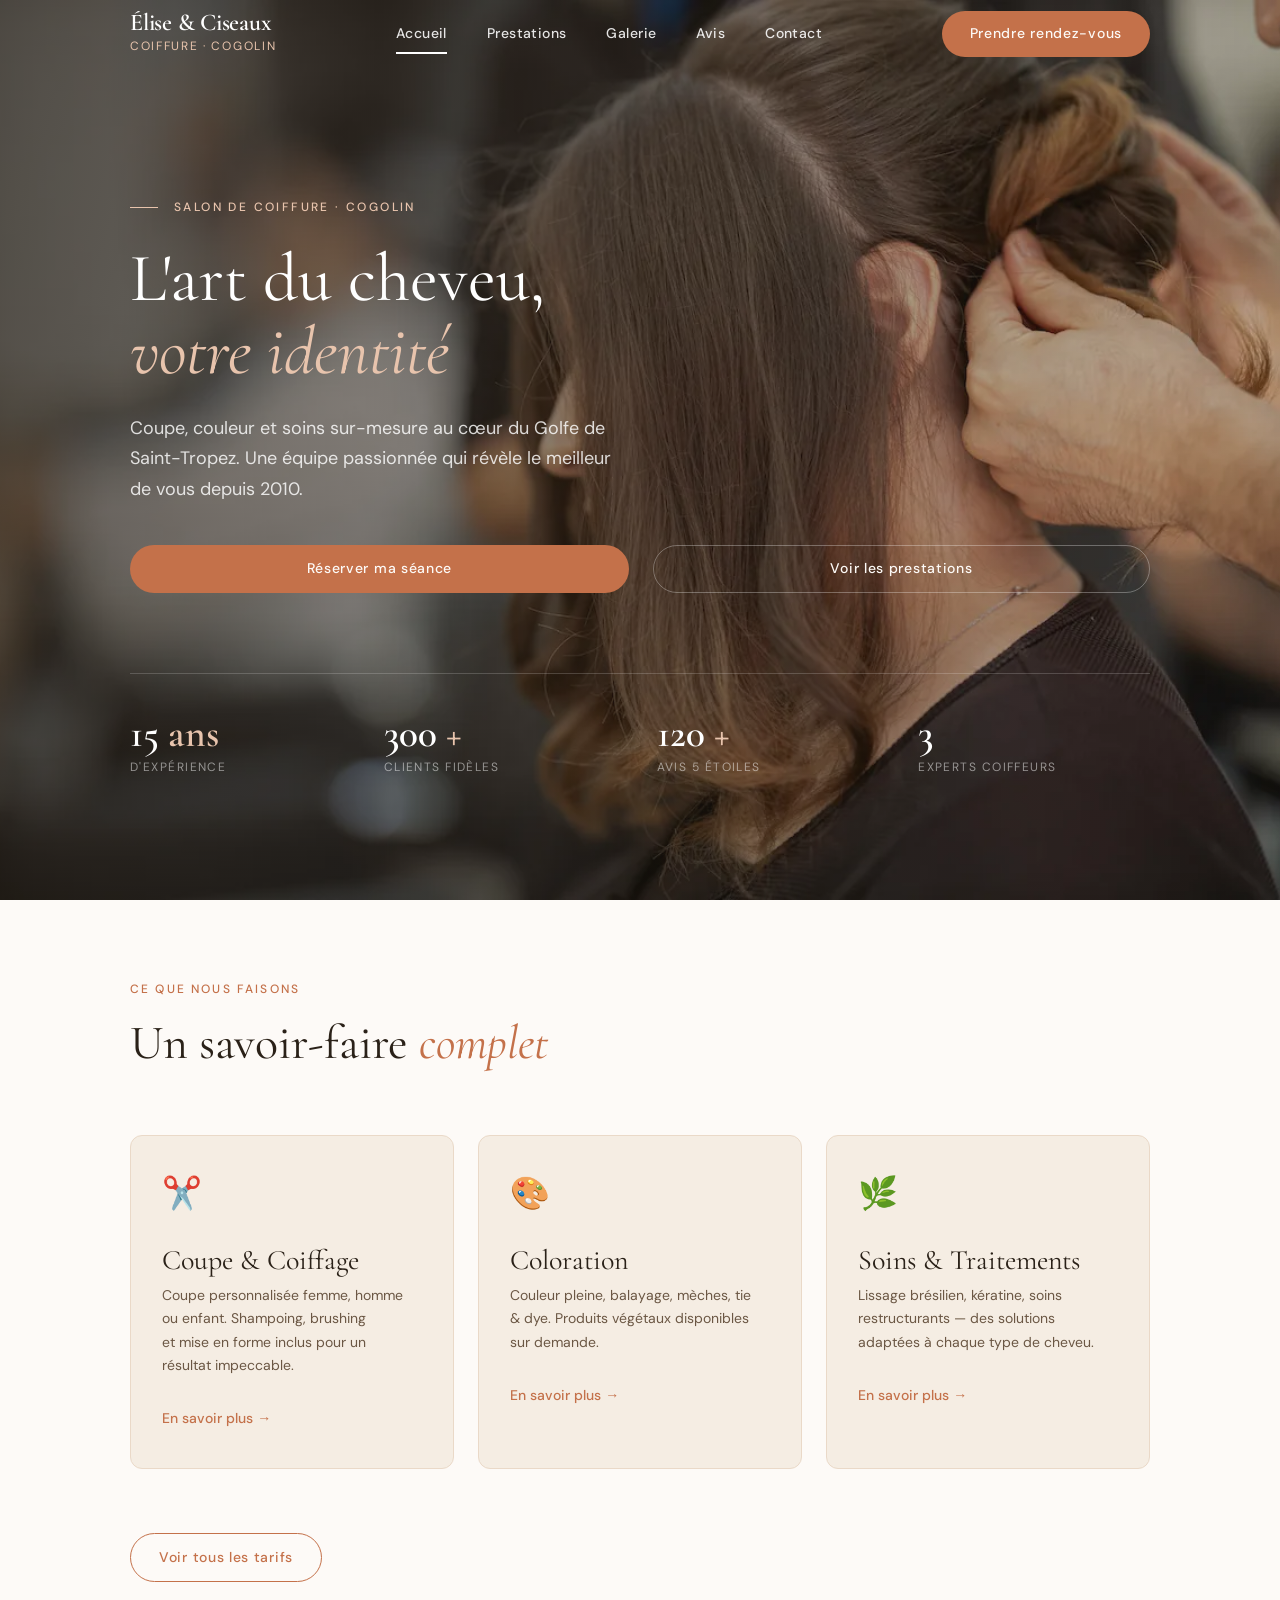
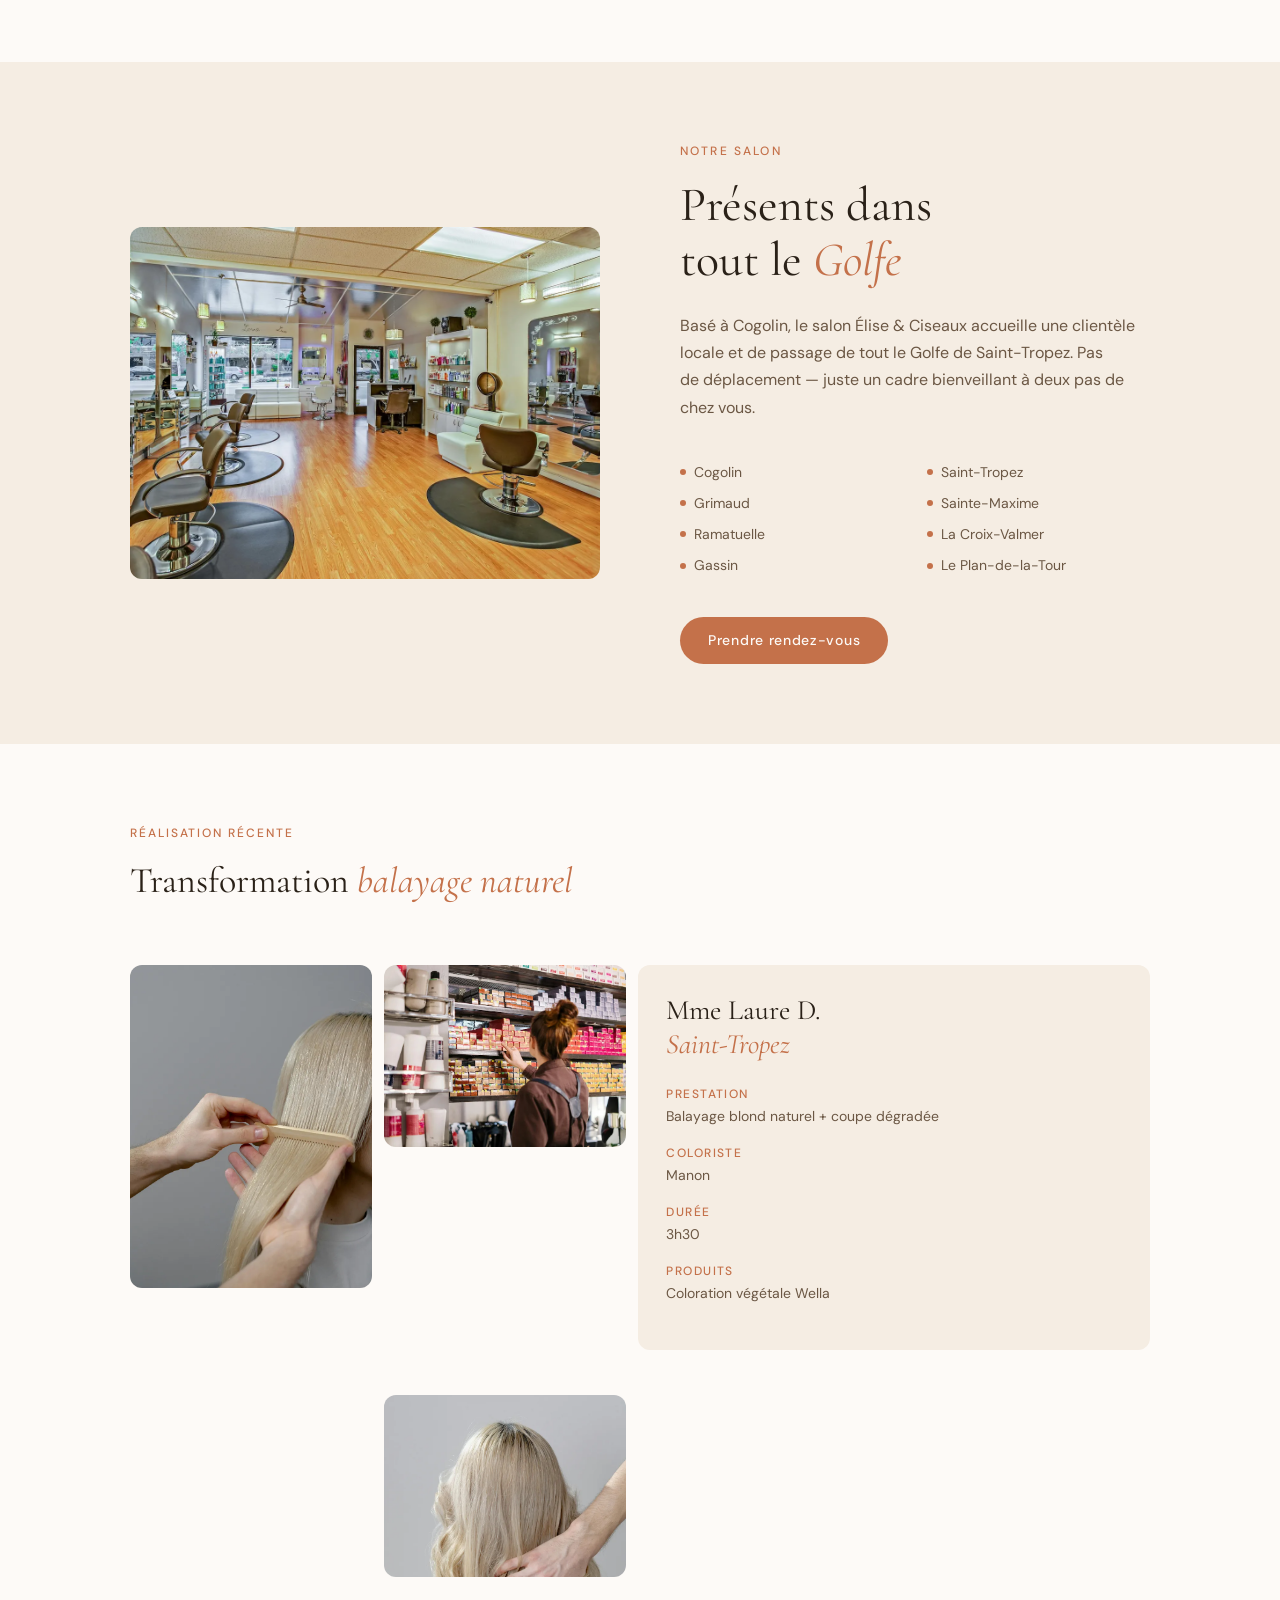
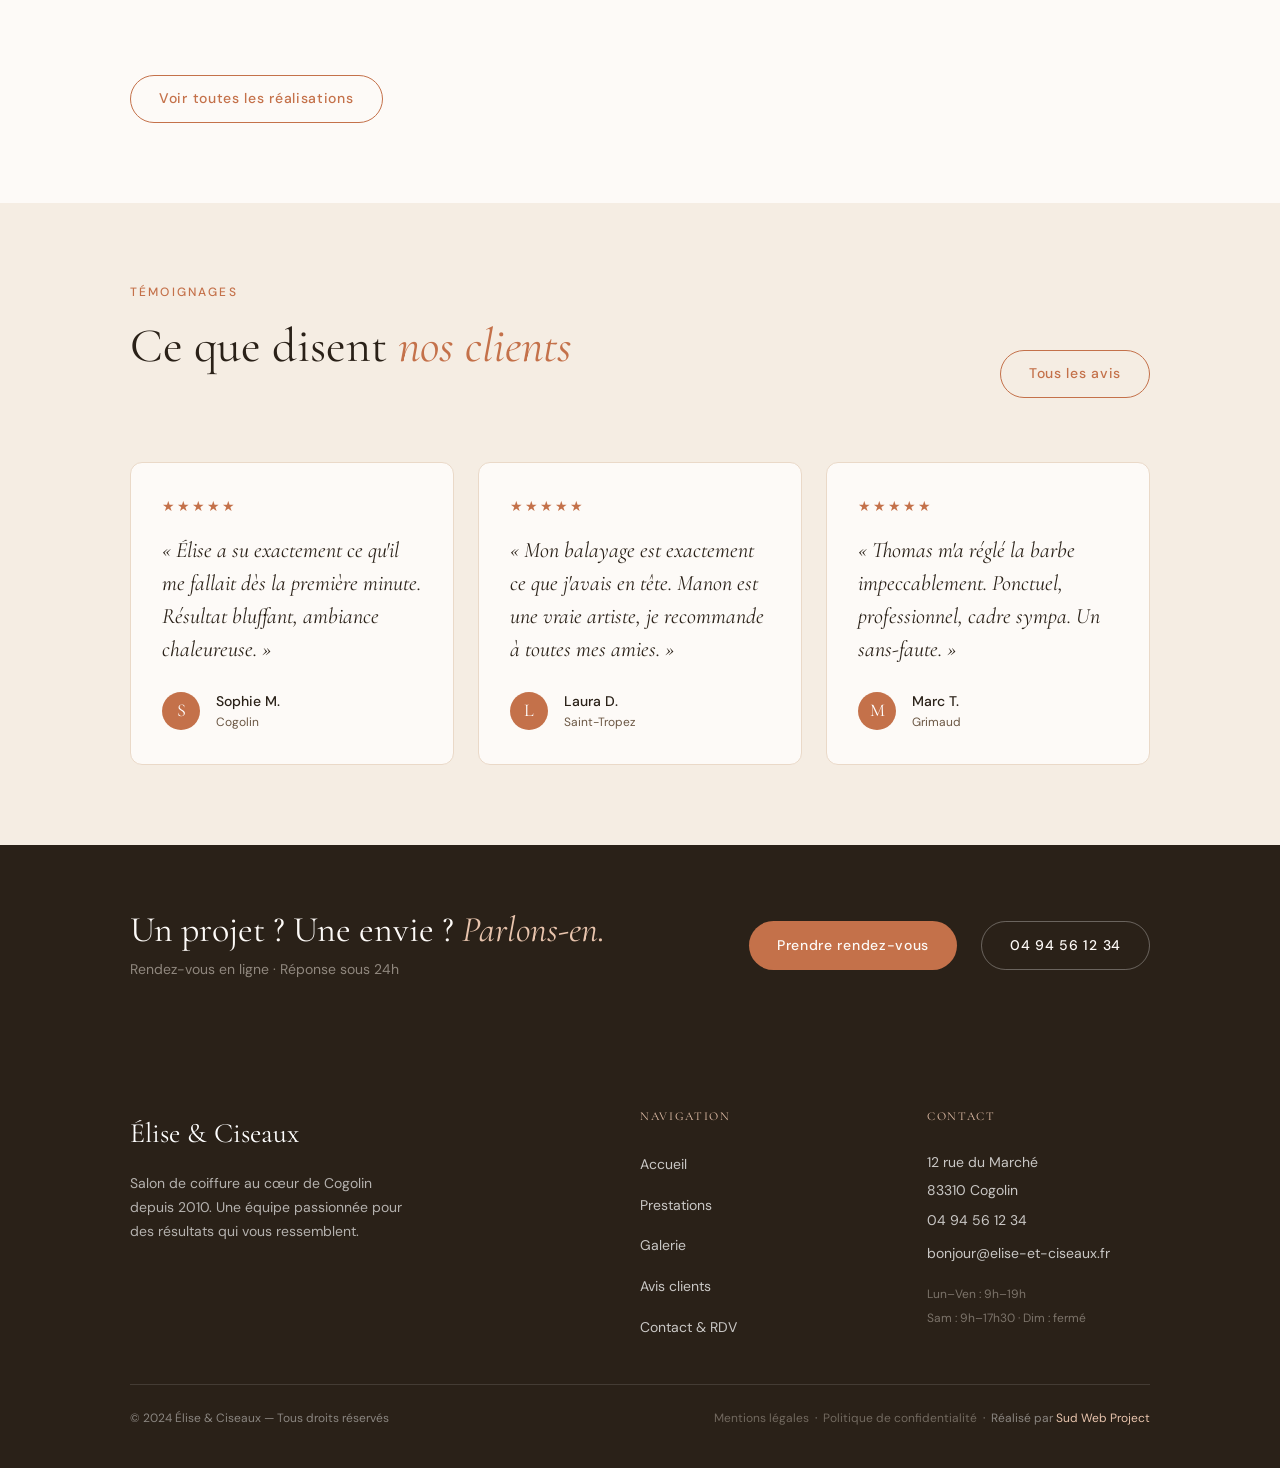
<file: index.html>
<!DOCTYPE html>
<html lang="fr">

<head>
    <meta charset="UTF-8" />
    <meta name="viewport" content="width=device-width, initial-scale=1.0" />
    <meta name="description"
        content="Élise & Ciseaux – Salon de coiffure à Cogolin. Coupe, coloration, soins capillaires sur mesure. Prenez rendez-vous en ligne." />
    <meta name="robots" content="index, follow" />

    <meta property="og:title" content="Élise & Ciseaux — Salon de Coiffure à Cogolin" />
    <meta property="og:description"
        content="Coupe, coloration, soins. Salon chaleureux au cœur de Cogolin, Golfe de Saint-Tropez." />
    <meta property="og:type" content="website" />
    <meta property="og:locale" content="fr_FR" />

    <script type="application/ld+json">
  {
    "@context": "https://schema.org",
    "@type": "HairSalon",
    "name": "Élise & Ciseaux",
    "description": "Salon de coiffure à Cogolin, Golfe de Saint-Tropez",
    "address": {
      "@type": "PostalAddress",
      "streetAddress": "12 rue du Marché",
      "addressLocality": "Cogolin",
      "postalCode": "83310",
      "addressCountry": "FR"
    },
    "telephone": "+33494561234",
    "openingHours": ["Mo-Fr 09:00-19:00", "Sa 09:00-17:30"],
    "priceRange": "€€"
  }
  </script>

    <title>Élise & Ciseaux — Salon de Coiffure à Cogolin</title>

    <link rel="stylesheet" href="css/style.css" />
    <link rel="stylesheet" href="css/home.css" />

    <link rel="icon"
        href="data:image/svg+xml,<svg xmlns='http://www.w3.org/2000/svg' viewBox='0 0 32 32'><text y='26' font-size='26'>✂️</text></svg>" />
</head>

<body>

    <!-- ════════════════════════════════════
       HEADER
  ════════════════════════════════════ -->
    <header class="header header--hero" role="banner">
        <div class="header__inner">

            <a href="index.html" class="header__logo" aria-label="Élise & Ciseaux — Accueil">
                <span class="header__logo-name">Élise &amp; Ciseaux</span>
                <span class="header__logo-tagline">Coiffure · Cogolin</span>
            </a>

            <nav class="header__nav" aria-label="Navigation principale">
                <a href="index.html">Accueil</a>
                <a href="services.html">Prestations</a>
                <a href="galerie.html">Galerie</a>
                <a href="avis.html">Avis</a>
                <a href="contact.html">Contact</a>
            </nav>

            <a href="contact.html#rdv" class="btn btn--primary header__cta">Prendre rendez-vous</a>

            <button class="header__burger" aria-label="Menu" aria-expanded="false">
                <span></span><span></span><span></span>
            </button>

        </div>
    </header>

    <nav class="mobile-nav" aria-label="Menu mobile">
        <a href="index.html">Accueil</a>
        <a href="services.html">Prestations</a>
        <a href="galerie.html">Galerie</a>
        <a href="avis.html">Avis</a>
        <a href="contact.html">Contact</a>
        <a href="contact.html#rdv" class="btn btn--primary" style="margin-top:1rem">Prendre rendez-vous</a>
    </nav>


    <!-- ════════════════════════════════════
       HÉRO — pleine largeur
  ════════════════════════════════════ -->
    <section class="hero" aria-label="Présentation du salon">

        <!-- ↓ PHOTO DE FOND HERO — recommandée : 1920×1080px minimum -->
        <div class="hero__bg" aria-hidden="true">
            <img src="images/hero-index-coiffure.webp" alt="Présentation salon coiffure" />
        </div>

        <div class="hero__overlay" aria-hidden="true"></div>

        <div class="hero__content">

            <span class="hero__eyebrow">Salon de coiffure · Cogolin</span>

            <h1 class="hero__title">
                L'art du cheveu,<br />
                <em>votre identité</em>
            </h1>

            <p class="hero__desc">
                Coupe, couleur et soins sur-mesure au cœur du Golfe de Saint-Tropez.
                Une équipe passionnée qui révèle le meilleur de vous depuis 2010.
            </p>

            <div class="hero__actions">
                <a href="contact.html#rdv" class="btn btn--primary">Réserver ma séance</a>
                <a href="services.html" class="btn btn--outline-light">Voir les prestations</a>
            </div>

            <div class="hero__stats">
                <div>
                    <span class="hero__stat-num">
                        <span data-counter="15">0</span>
                        <span class="hero__stat-suffix"> ans</span>
                    </span>
                    <span class="hero__stat-label">d'expérience</span>
                </div>
                <div>
                    <span class="hero__stat-num">
                        <span data-counter="300">0</span>
                        <span class="hero__stat-suffix">+</span>
                    </span>
                    <span class="hero__stat-label">clients fidèles</span>
                </div>
                <div>
                    <span class="hero__stat-num">
                        <span data-counter="120">0</span>
                        <span class="hero__stat-suffix">+</span>
                    </span>
                    <span class="hero__stat-label">avis 5 étoiles</span>
                </div>
                <div>
                    <span class="hero__stat-num">
                        <span data-counter="3">0</span>
                    </span>
                    <span class="hero__stat-label">experts coiffeurs</span>
                </div>
            </div>

        </div>
    </section>


    <!-- ════════════════════════════════════
       SERVICES
  ════════════════════════════════════ -->
    <section class="services section" id="services" aria-labelledby="services-title">
        <div class="container">

            <div class="services__head">
                <span class="section-label">Ce que nous faisons</span>
                <h2 class="section-title" id="services-title">
                    Un savoir-faire <em>complet</em>
                </h2>
            </div>

            <div class="services__grid">

                <article class="service-card">
                    <span class="service-card__icon">✂️</span>
                    <h3 class="service-card__name">Coupe &amp; Coiffage</h3>
                    <p class="service-card__desc">
                        Coupe personnalisée femme, homme ou enfant. Shampoing, brushing
                        et mise en forme inclus pour un résultat impeccable.
                    </p>
                    <a href="services.html#coupe" class="service-card__link">En savoir plus →</a>
                </article>

                <article class="service-card">
                    <span class="service-card__icon">🎨</span>
                    <h3 class="service-card__name">Coloration</h3>
                    <p class="service-card__desc">
                        Couleur pleine, balayage, mèches, tie &amp; dye.
                        Produits végétaux disponibles sur demande.
                    </p>
                    <a href="services.html#coloration" class="service-card__link">En savoir plus →</a>
                </article>

                <article class="service-card">
                    <span class="service-card__icon">🌿</span>
                    <h3 class="service-card__name">Soins &amp; Traitements</h3>
                    <p class="service-card__desc">
                        Lissage brésilien, kératine, soins restructurants — des solutions
                        adaptées à chaque type de cheveu.
                    </p>
                    <a href="services.html#soins" class="service-card__link">En savoir plus →</a>
                </article>

            </div>

            <div class="services__cta">
                <a href="services.html" class="btn btn--outline">Voir tous les tarifs</a>
            </div>

        </div>
    </section>


    <!-- ════════════════════════════════════
       ZONE / À PROPOS
  ════════════════════════════════════ -->
    <section class="zone section" id="apropos" aria-labelledby="zone-title">
        <div class="container">
            <div class="zone__inner">

                <!-- ↓ PHOTO INTÉRIEUR SALON — recommandée : 800×600px minimum -->
                <div class="zone__photo">
                    <img src="images/salon-coiffure.webp" alt="Intérieur du salon Élise & Ciseaux à Cogolin" />
                </div>

                <div class="zone__text">
                    <span class="section-label">Notre salon</span>
                    <h2 class="section-title" id="zone-title">
                        Présents dans tout le <em>Golfe</em>
                    </h2>

                    <p>
                        Basé à Cogolin, le salon Élise &amp; Ciseaux accueille une clientèle
                        locale et de passage de tout le Golfe de Saint-Tropez.
                        Pas de déplacement — juste un cadre bienveillant à deux pas de chez vous.
                    </p>

                    <ul class="zone__list">
                        <li>Cogolin</li>
                        <li>Saint-Tropez</li>
                        <li>Grimaud</li>
                        <li>Sainte-Maxime</li>
                        <li>Ramatuelle</li>
                        <li>La Croix-Valmer</li>
                        <li>Gassin</li>
                        <li>Le Plan-de-la-Tour</li>
                    </ul>

                    <a href="contact.html" class="btn btn--primary">Prendre rendez-vous</a>
                </div>

            </div>
        </div>
    </section>


    <!-- ════════════════════════════════════
       RÉALISATION RÉCENTE
  ════════════════════════════════════ -->
    <section class="realization section" id="galerie" aria-labelledby="real-title">
        <div class="container">

            <span class="realization__eyebrow">Réalisation récente</span>
            <h2 class="realization__title" id="real-title">
                Transformation <em>balayage naturel</em>
            </h2>

            <div class="realization__layout">

                <!-- ↓ GRANDE PHOTO PRINCIPALE — recommandée : 800×900px minimum -->
                <div class="realization__main">
                    <img src="images/balayage-blond-naturel.webp" alt="Résultat final balayage blond naturel" />
                </div>

                <!-- ↓ PHOTO DÉTAIL — recommandée : 600×450px minimum -->
                <div class="realization__sub">
                    <img src="images/couleur-salon-coiffure.webp" alt="Détail de la couleur" />
                </div>

                <!-- Fiche technique -->
                <div class="realization__info">
                    <div class="realization__info-title">
                        Mme Laure D.<br /><em>Saint-Tropez</em>
                    </div>
                    <dl class="realization__dl">
                        <dt>Prestation</dt>
                        <dd>Balayage blond naturel + coupe dégradée</dd>
                        <dt>Coloriste</dt>
                        <dd>Manon</dd>
                        <dt>Durée</dt>
                        <dd>3h30</dd>
                        <dt>Produits</dt>
                        <dd>Coloration végétale Wella</dd>
                    </dl>
                </div>

                <!-- ↓ PHOTO COIFFURE FINALE — recommandée : 600×450px minimum -->
                <div class="realization__sub">
                    <img src="images/balayage-final.webp" alt="Coiffure terminée" />
                </div>

            </div>

            <div style="margin-top:var(--sp-xl)">
                <a href="galerie.html" class="btn btn--outline">Voir toutes les réalisations</a>
            </div>

        </div>
    </section>


    <!-- ════════════════════════════════════
       AVIS CLIENTS
  ════════════════════════════════════ -->
    <section class="reviews section" id="avis" aria-labelledby="reviews-title">
        <div class="container">

            <div class="reviews__head">
                <div>
                    <span class="section-label">Témoignages</span>
                    <h2 class="section-title" id="reviews-title">
                        Ce que disent <em>nos clients</em>
                    </h2>
                </div>
                <a href="avis.html" class="btn btn--outline">Tous les avis</a>
            </div>

            <div class="reviews__grid">

                <article class="review-card">
                    <div class="review-card__stars">★★★★★</div>
                    <p class="review-card__text">
                        « Élise a su exactement ce qu'il me fallait dès la première minute.
                        Résultat bluffant, ambiance chaleureuse. »
                    </p>
                    <div class="review-card__author">
                        <div class="review-card__avatar">S</div>
                        <div>
                            <div class="review-card__name">Sophie M.</div>
                            <div class="review-card__location">Cogolin</div>
                        </div>
                    </div>
                </article>

                <article class="review-card">
                    <div class="review-card__stars">★★★★★</div>
                    <p class="review-card__text">
                        « Mon balayage est exactement ce que j'avais en tête.
                        Manon est une vraie artiste, je recommande à toutes mes amies. »
                    </p>
                    <div class="review-card__author">
                        <div class="review-card__avatar">L</div>
                        <div>
                            <div class="review-card__name">Laura D.</div>
                            <div class="review-card__location">Saint-Tropez</div>
                        </div>
                    </div>
                </article>

                <article class="review-card">
                    <div class="review-card__stars">★★★★★</div>
                    <p class="review-card__text">
                        « Thomas m'a réglé la barbe impeccablement.
                        Ponctuel, professionnel, cadre sympa. Un sans-faute. »
                    </p>
                    <div class="review-card__author">
                        <div class="review-card__avatar">M</div>
                        <div>
                            <div class="review-card__name">Marc T.</div>
                            <div class="review-card__location">Grimaud</div>
                        </div>
                    </div>
                </article>

            </div>

        </div>
    </section>


    <!-- ════════════════════════════════════
       BANDEAU CTA
  ════════════════════════════════════ -->
    <section class="cta-strip" aria-label="Prise de rendez-vous">
        <div class="container">
            <div class="cta-strip__inner">
                <div>
                    <h2 class="cta-strip__title">
                        Un projet ? Une envie ? <em>Parlons-en.</em>
                    </h2>
                    <p class="cta-strip__sub">Rendez-vous en ligne · Réponse sous 24h</p>
                </div>
                <div class="cta-strip__actions">
                    <a href="contact.html#rdv" class="btn btn--primary">Prendre rendez-vous</a>
                    <a href="tel:+33494561234" class="btn btn--outline-light">04 94 56 12 34</a>
                </div>
            </div>
        </div>
    </section>


    <!-- ════════════════════════════════════
       FOOTER
  ════════════════════════════════════ -->
    <footer class="footer" role="contentinfo">
        <div class="container">

            <div class="footer__grid">

                <div>
                    <div class="footer__brand-name">Élise &amp; Ciseaux</div>
                    <p class="footer__brand-desc">
                        Salon de coiffure au cœur de Cogolin depuis 2010.
                        Une équipe passionnée pour des résultats qui vous ressemblent.
                    </p>
                </div>

                <div class="footer__col">
                    <h3 class="footer__col-title">Navigation</h3>
                    <ul>
                        <li><a href="index.html">Accueil</a></li>
                        <li><a href="services.html">Prestations</a></li>
                        <li><a href="galerie.html">Galerie</a></li>
                        <li><a href="avis.html">Avis clients</a></li>
                        <li><a href="contact.html">Contact &amp; RDV</a></li>
                    </ul>
                </div>

                <div class="footer__col">
                    <h3 class="footer__col-title">Contact</h3>
                    <address>
                        12 rue du Marché<br />
                        83310 Cogolin<br />
                        <a href="tel:+33494561234">04 94 56 12 34</a><br />
                        <a href="mailto:bonjour@elise-et-ciseaux.fr">bonjour@elise-et-ciseaux.fr</a>
                    </address>
                    <p style="margin-top:.75rem;font-size:var(--fs-xs);line-height:2;color:rgba(245,237,227,0.4)">
                        Lun–Ven : 9h–19h<br />
                        Sam : 9h–17h30 · Dim : fermé
                    </p>
                </div>

            </div>

            <div class="footer__bottom">
                <span>© 2024 Élise &amp; Ciseaux — Tous droits réservés</span>
                <span>
                    <a href="mentions-legales.html" style="color:rgba(245,237,227,0.35);transition:color 200ms"
                        onmouseover="this.style.color='var(--clr-terra-light)'"
                        onmouseout="this.style.color='rgba(245,237,227,0.35)'">Mentions légales</a>
                    &nbsp;·&nbsp;
                    <a href="politique-confidentialite.html" style="color:rgba(245,237,227,0.35);transition:color 200ms"
                        onmouseover="this.style.color='var(--clr-terra-light)'"
                        onmouseout="this.style.color='rgba(245,237,227,0.35)'">Politique de confidentialité</a>
                    &nbsp;·&nbsp;
                    Réalisé par <a href="#" style="color:var(--clr-terra-light)">Sud Web Project</a>
                </span>
            </div>

        </div>
    </footer>

    <script src="js/main.js"></script>
    <script src="js/home.js"></script>

</body>

</html>
</file>
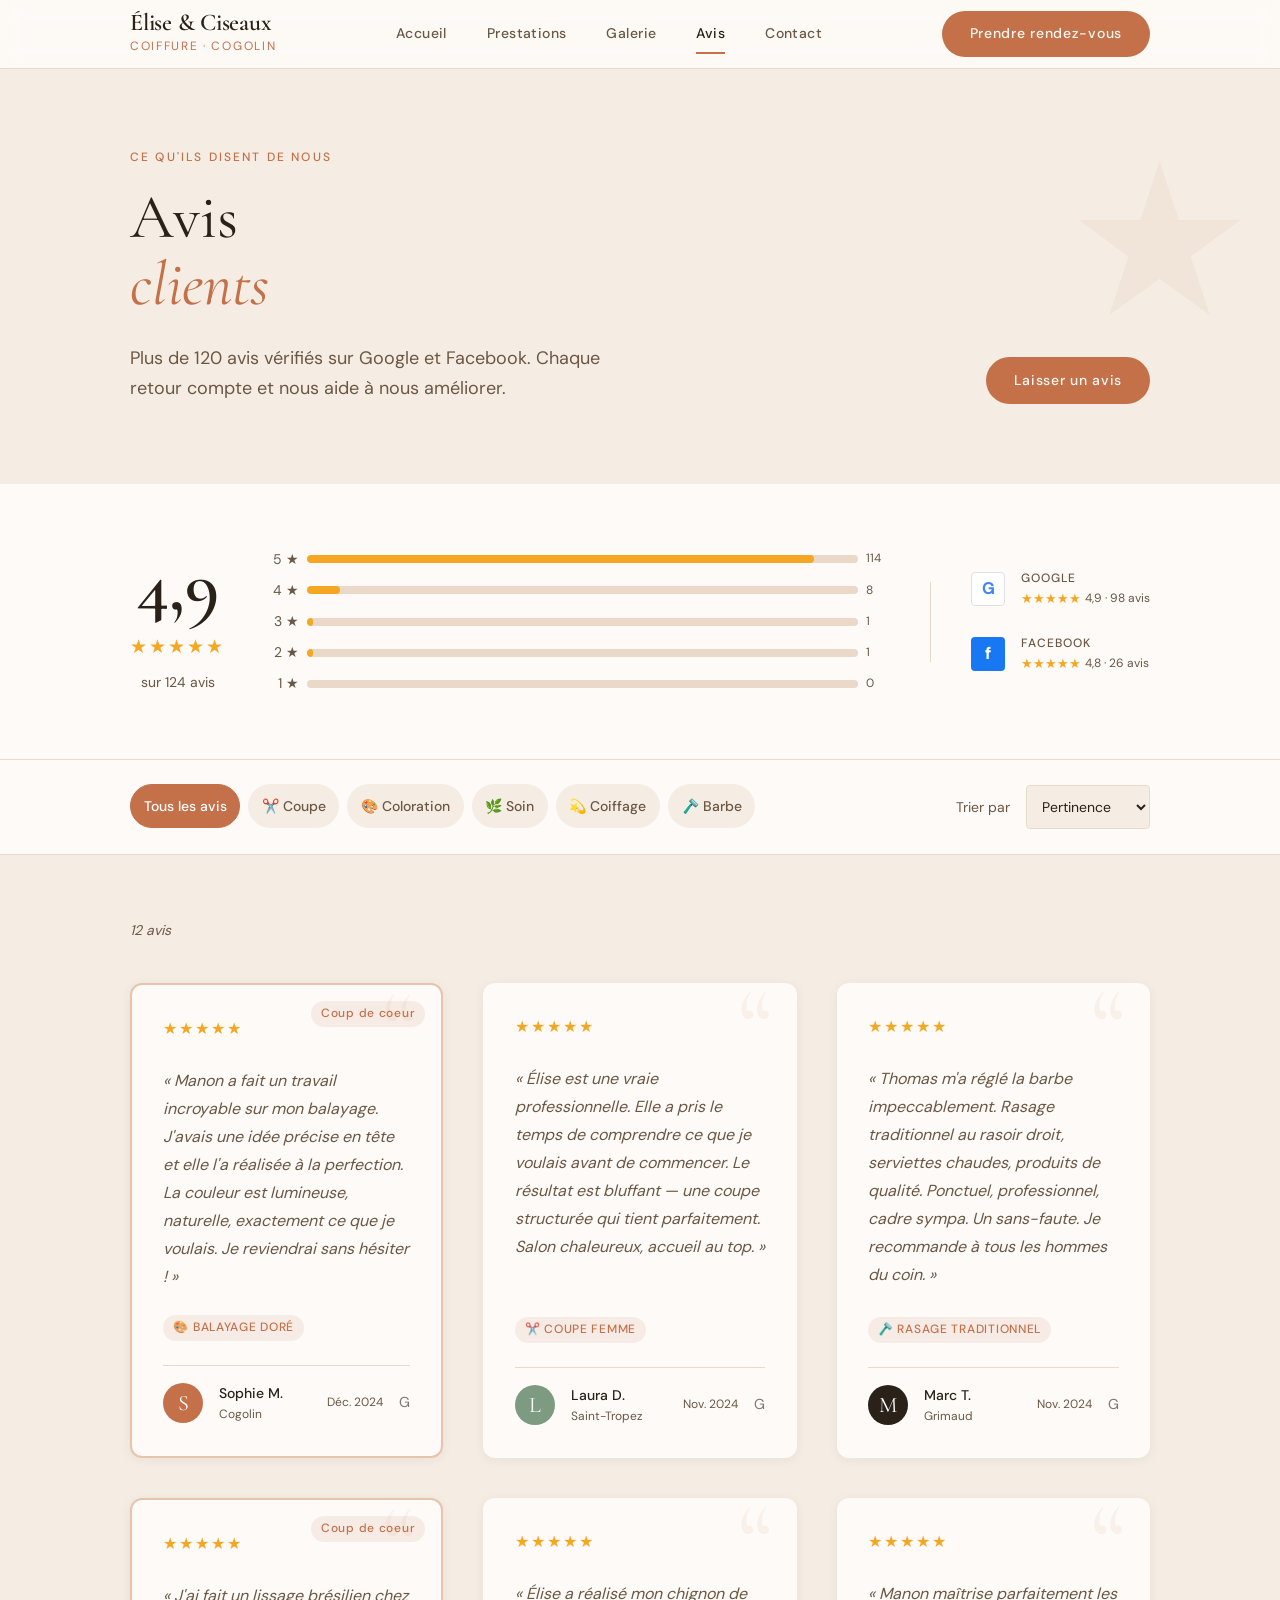
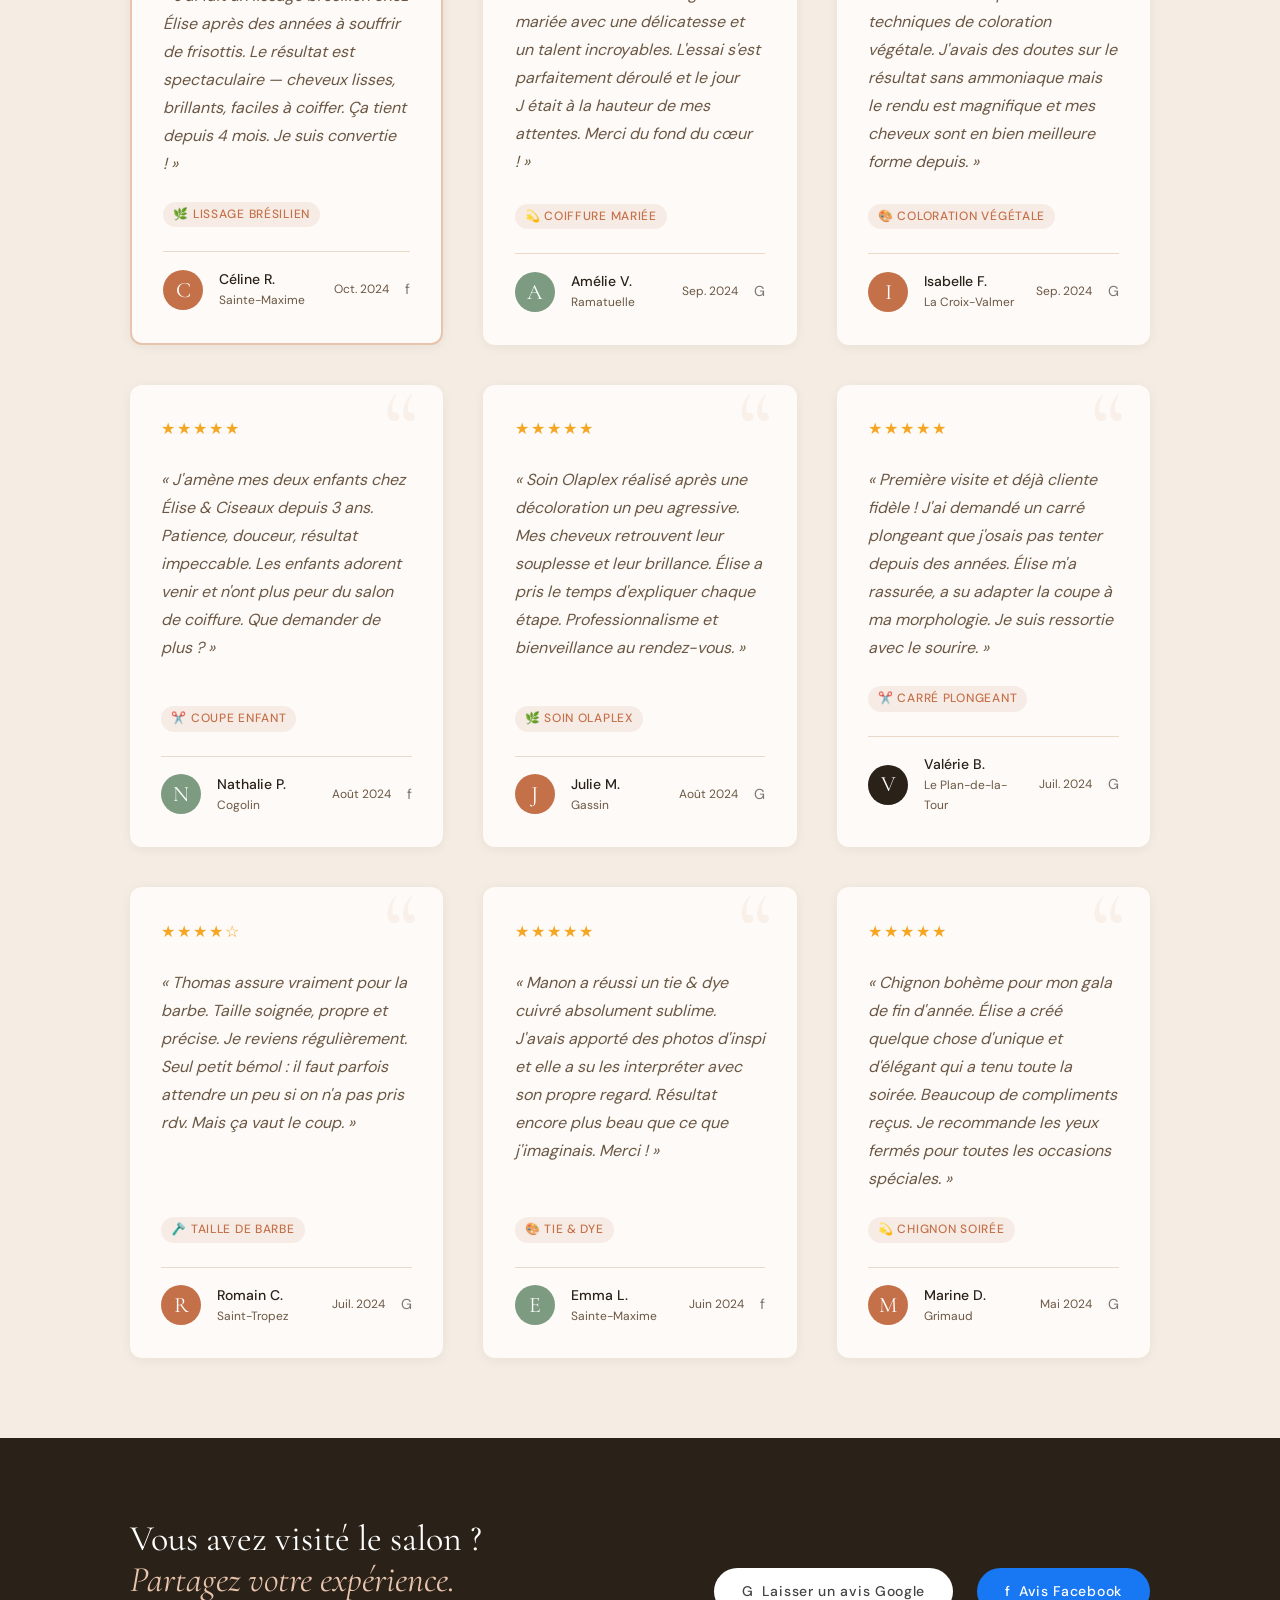
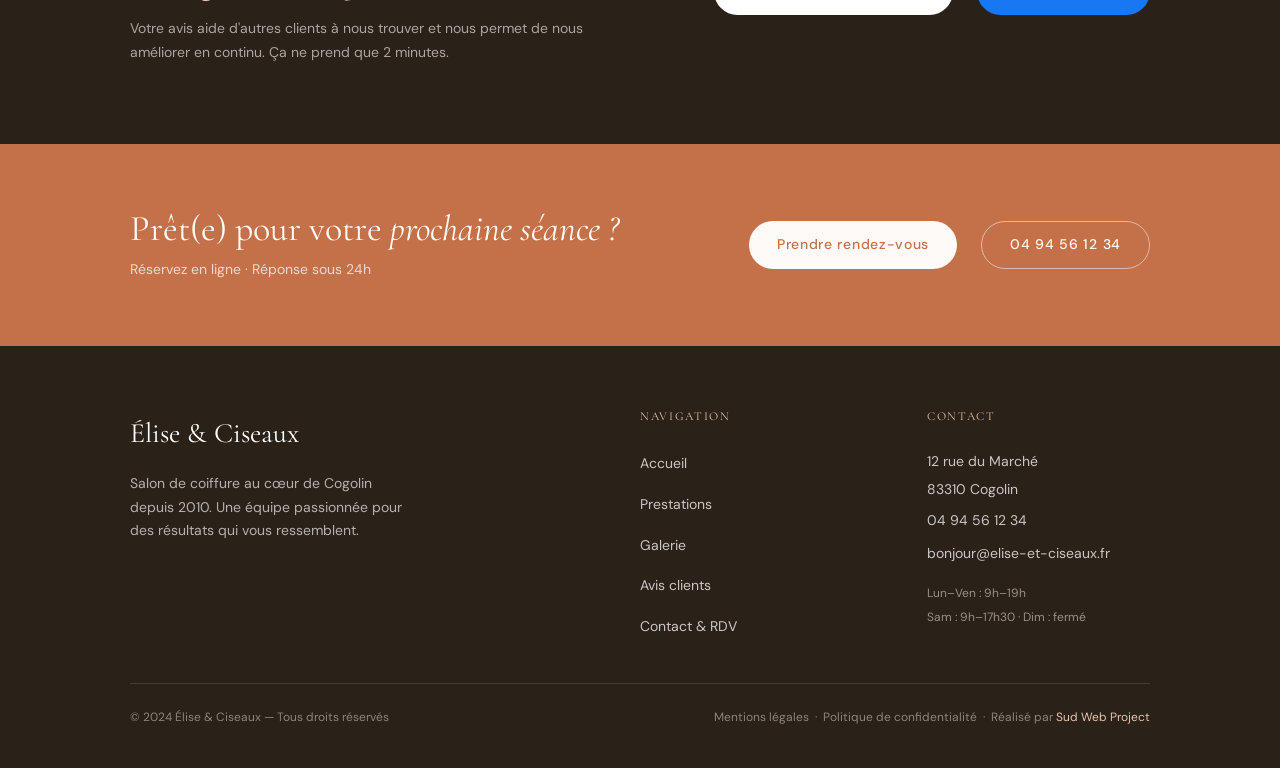
<file: avis.html>
<!DOCTYPE html>
<html lang="fr">

<head>
    <meta charset="UTF-8" />
    <meta name="viewport" content="width=device-width, initial-scale=1.0" />
    <meta name="description"
        content="Avis clients du salon Élise & Ciseaux à Cogolin — 120+ avis 5 étoiles sur Google et Facebook. Coupes, colorations, soins capillaires." />
    <meta name="robots" content="index, follow" />

    <meta property="og:title" content="Avis clients — Élise & Ciseaux, Cogolin" />
    <meta property="og:description"
        content="Plus de 120 avis vérifiés. Découvrez ce que nos clients pensent du salon." />
    <meta property="og:type" content="website" />
    <meta property="og:locale" content="fr_FR" />

    <script type="application/ld+json">
  {
    "@context": "https://schema.org",
    "@type": "HairSalon",
    "name": "Élise & Ciseaux",
    "aggregateRating": {
      "@type": "AggregateRating",
      "ratingValue": "4.9",
      "reviewCount": "124",
      "bestRating": "5"
    }
  }
  </script>

    <title>Avis clients — Élise & Ciseaux · Salon de Coiffure Cogolin</title>

    <link rel="stylesheet" href="css/style.css" />
    <link rel="stylesheet" href="css/avis.css" />

    <link rel="icon"
        href="data:image/svg+xml,<svg xmlns='http://www.w3.org/2000/svg' viewBox='0 0 32 32'><text y='26' font-size='26'>✂️</text></svg>" />
</head>

<body>

    <!-- ════════════════════════════════════
       HEADER
  ════════════════════════════════════ -->
    <header class="header" role="banner">
        <div class="header__inner">
            <a href="index.html" class="header__logo" aria-label="Élise & Ciseaux — Accueil">
                <span class="header__logo-name">Élise &amp; Ciseaux</span>
                <span class="header__logo-tagline">Coiffure · Cogolin</span>
            </a>
            <nav class="header__nav" aria-label="Navigation principale">
                <a href="index.html">Accueil</a>
                <a href="services.html">Prestations</a>
                <a href="galerie.html">Galerie</a>
                <a href="avis.html" class="active">Avis</a>
                <a href="contact.html">Contact</a>
            </nav>
            <a href="contact.html#rdv" class="btn btn--primary header__cta">Prendre rendez-vous</a>
            <button class="header__burger" aria-label="Menu" aria-expanded="false">
                <span></span><span></span><span></span>
            </button>
        </div>
    </header>

    <nav class="mobile-nav" aria-label="Menu mobile">
        <a href="index.html">Accueil</a>
        <a href="services.html">Prestations</a>
        <a href="galerie.html">Galerie</a>
        <a href="avis.html">Avis</a>
        <a href="contact.html">Contact</a>
        <a href="contact.html#rdv" class="btn btn--primary" style="margin-top:1rem">Prendre rendez-vous</a>
    </nav>


    <!-- ════════════════════════════════════
       BANDEAU PAGE
  ════════════════════════════════════ -->
    <section class="page-hero" aria-label="Titre de la page">
        <div class="container">
            <div class="page-hero__inner">
                <div>
                    <span class="section-label">Ce qu'ils disent de nous</span>
                    <h1 class="page-hero__title">
                        Avis<br />
                        <em>clients</em>
                    </h1>
                    <p class="page-hero__sub">
                        Plus de 120 avis vérifiés sur Google et Facebook.
                        Chaque retour compte et nous aide à nous améliorer.
                    </p>
                </div>
                <div>
                    <a href="#laisser-avis" class="btn btn--primary">Laisser un avis</a>
                </div>
            </div>
        </div>
    </section>


    <!-- ════════════════════════════════════
       NOTE GLOBALE
  ════════════════════════════════════ -->
    <div class="rating-summary" aria-label="Note globale du salon">
        <div class="container">
            <div class="rating-summary__inner">

                <!-- Score -->
                <div class="rating-score">
                    <span class="rating-score__number">4,9</span>
                    <span class="rating-score__stars" aria-label="4,9 étoiles sur 5">★★★★★</span>
                    <span class="rating-score__total">sur 124 avis</span>
                </div>

                <!-- Barres de répartition -->
                <div class="rating-bars" aria-label="Répartition des notes">
                    <div class="rating-bar">
                        <span class="rating-bar__label">5 ★</span>
                        <div class="rating-bar__track">
                            <div class="rating-bar__fill" data-width="92%" style="background:#F5A623"></div>
                        </div>
                        <span class="rating-bar__count">114</span>
                    </div>
                    <div class="rating-bar">
                        <span class="rating-bar__label">4 ★</span>
                        <div class="rating-bar__track">
                            <div class="rating-bar__fill" data-width="6%" style="background:#F5A623"></div>
                        </div>
                        <span class="rating-bar__count">8</span>
                    </div>
                    <div class="rating-bar">
                        <span class="rating-bar__label">3 ★</span>
                        <div class="rating-bar__track">
                            <div class="rating-bar__fill" data-width="1%" style="background:#F5A623"></div>
                        </div>
                        <span class="rating-bar__count">1</span>
                    </div>
                    <div class="rating-bar">
                        <span class="rating-bar__label">2 ★</span>
                        <div class="rating-bar__track">
                            <div class="rating-bar__fill" data-width="1%" style="background:#F5A623"></div>
                        </div>
                        <span class="rating-bar__count">1</span>
                    </div>
                    <div class="rating-bar">
                        <span class="rating-bar__label">1 ★</span>
                        <div class="rating-bar__track">
                            <div class="rating-bar__fill" data-width="0%"></div>
                        </div>
                        <span class="rating-bar__count">0</span>
                    </div>
                </div>

                <div class="rating-summary__sep" aria-hidden="true"></div>

                <!-- Sources -->
                <div class="rating-sources">
                    <div class="rating-source">
                        <div class="rating-source__logo rating-source__logo--google" aria-hidden="true">G</div>
                        <div class="rating-source__info">
                            <span class="rating-source__name">Google</span>
                            <span class="rating-source__stars">
                                ★★★★★ <span>4,9 · 98 avis</span>
                            </span>
                        </div>
                    </div>
                    <div class="rating-source">
                        <div class="rating-source__logo rating-source__logo--fb" aria-hidden="true">f</div>
                        <div class="rating-source__info">
                            <span class="rating-source__name">Facebook</span>
                            <span class="rating-source__stars">
                                ★★★★★ <span>4,8 · 26 avis</span>
                            </span>
                        </div>
                    </div>
                </div>

            </div>
        </div>
    </div>


    <!-- ════════════════════════════════════
       FILTRES + TRI (sticky)
  ════════════════════════════════════ -->
    <div class="reviews-controls" role="navigation" aria-label="Filtrer les avis">
        <div class="container">
            <div class="reviews-controls__inner">

                <!-- Pastilles cliquables — visibles desktop/tablette (≥769px) -->
                <div class="reviews-filters">
                    <button class="filter-btn active" data-filter="tout">Tous les avis</button>
                    <button class="filter-btn" data-filter="coupe">✂️ Coupe</button>
                    <button class="filter-btn" data-filter="coloration">🎨 Coloration</button>
                    <button class="filter-btn" data-filter="soin">🌿 Soin</button>
                    <button class="filter-btn" data-filter="coiffage">💫 Coiffage</button>
                    <button class="filter-btn" data-filter="barbe">🪒 Barbe</button>
                </div>

                <!-- Menu déroulant — visible mobile uniquement (≤768px) -->
                <div class="reviews-filter-select">
                    <label for="reviews-filter-mobile">Filtrer par prestation</label>
                    <select id="reviews-filter-mobile" aria-label="Filtrer les avis par prestation">
                        <option value="tout">Tous les avis</option>
                        <option value="coupe">✂️ Coupe</option>
                        <option value="coloration">🎨 Coloration</option>
                        <option value="soin">🌿 Soin</option>
                        <option value="coiffage">💫 Coiffage</option>
                        <option value="barbe">🪒 Barbe</option>
                    </select>
                </div>

                <div class="reviews-sort">
                    <label for="reviews-sort">Trier par</label>
                    <select id="reviews-sort" aria-label="Trier les avis">
                        <option value="pertinence">Pertinence</option>
                        <option value="recent">Plus récents</option>
                        <option value="ancien">Plus anciens</option>
                    </select>
                </div>

            </div>
        </div>
    </div>


    <!-- ════════════════════════════════════
       GRILLE AVIS
  ════════════════════════════════════ -->
    <section class="reviews-section" aria-labelledby="reviews-title">
        <div class="container">

            <p class="reviews-count" aria-live="polite">12 avis</p>

            <div class="reviews-grid" id="reviews-title">

                <!-- ── AVIS 1 ── -->
                <article class="review-card review-card--featured" data-cat="coloration" data-date="202412">
                    <div class="review-card__stars" aria-label="5 étoiles">★★★★★</div>
                    <p class="review-card__text">
                        « Manon a fait un travail incroyable sur mon balayage. J'avais une idée précise
                        en tête et elle l'a réalisée à la perfection. La couleur est lumineuse, naturelle,
                        exactement ce que je voulais. Je reviendrai sans hésiter ! »
                    </p>
                    <span class="review-card__prestation">🎨 Balayage doré</span>
                    <div class="review-card__author">
                        <div class="review-card__avatar">S</div>
                        <div class="review-card__meta">
                            <div class="review-card__name">Sophie M.</div>
                            <div class="review-card__location">Cogolin</div>
                        </div>
                        <span class="review-card__date">Déc. 2024</span>
                        <span class="review-card__source" aria-label="Avis Google" title="Avis Google">G</span>
                    </div>
                </article>

                <!-- ── AVIS 2 ── -->
                <article class="review-card" data-cat="coupe" data-date="202411">
                    <div class="review-card__stars" aria-label="5 étoiles">★★★★★</div>
                    <p class="review-card__text">
                        « Élise est une vraie professionnelle. Elle a pris le temps de comprendre
                        ce que je voulais avant de commencer. Le résultat est bluffant — une coupe
                        structurée qui tient parfaitement. Salon chaleureux, accueil au top. »
                    </p>
                    <span class="review-card__prestation">✂️ Coupe femme</span>
                    <div class="review-card__author">
                        <div class="review-card__avatar review-card__avatar--sage">L</div>
                        <div class="review-card__meta">
                            <div class="review-card__name">Laura D.</div>
                            <div class="review-card__location">Saint-Tropez</div>
                        </div>
                        <span class="review-card__date">Nov. 2024</span>
                        <span class="review-card__source" title="Avis Google">G</span>
                    </div>
                </article>

                <!-- ── AVIS 3 ── -->
                <article class="review-card" data-cat="barbe" data-date="202411">
                    <div class="review-card__stars" aria-label="5 étoiles">★★★★★</div>
                    <p class="review-card__text">
                        « Thomas m'a réglé la barbe impeccablement. Rasage traditionnel au rasoir droit,
                        serviettes chaudes, produits de qualité. Ponctuel, professionnel, cadre sympa.
                        Un sans-faute. Je recommande à tous les hommes du coin. »
                    </p>
                    <span class="review-card__prestation">🪒 Rasage traditionnel</span>
                    <div class="review-card__author">
                        <div class="review-card__avatar review-card__avatar--dark">M</div>
                        <div class="review-card__meta">
                            <div class="review-card__name">Marc T.</div>
                            <div class="review-card__location">Grimaud</div>
                        </div>
                        <span class="review-card__date">Nov. 2024</span>
                        <span class="review-card__source" title="Avis Google">G</span>
                    </div>
                </article>

                <!-- ── AVIS 4 ── -->
                <article class="review-card review-card--featured" data-cat="soin" data-date="202410">
                    <div class="review-card__stars" aria-label="5 étoiles">★★★★★</div>
                    <p class="review-card__text">
                        « J'ai fait un lissage brésilien chez Élise après des années à souffrir de
                        frisottis. Le résultat est spectaculaire — cheveux lisses, brillants,
                        faciles à coiffer. Ça tient depuis 4 mois. Je suis convertie ! »
                    </p>
                    <span class="review-card__prestation">🌿 Lissage brésilien</span>
                    <div class="review-card__author">
                        <div class="review-card__avatar">C</div>
                        <div class="review-card__meta">
                            <div class="review-card__name">Céline R.</div>
                            <div class="review-card__location">Sainte-Maxime</div>
                        </div>
                        <span class="review-card__date">Oct. 2024</span>
                        <span class="review-card__source" title="Avis Facebook">f</span>
                    </div>
                </article>

                <!-- ── AVIS 5 ── -->
                <article class="review-card" data-cat="coiffage" data-date="202409">
                    <div class="review-card__stars" aria-label="5 étoiles">★★★★★</div>
                    <p class="review-card__text">
                        « Élise a réalisé mon chignon de mariée avec une délicatesse et un talent
                        incroyables. L'essai s'est parfaitement déroulé et le jour J était à la hauteur
                        de mes attentes. Merci du fond du cœur ! »
                    </p>
                    <span class="review-card__prestation">💫 Coiffure mariée</span>
                    <div class="review-card__author">
                        <div class="review-card__avatar review-card__avatar--sage">A</div>
                        <div class="review-card__meta">
                            <div class="review-card__name">Amélie V.</div>
                            <div class="review-card__location">Ramatuelle</div>
                        </div>
                        <span class="review-card__date">Sep. 2024</span>
                        <span class="review-card__source" title="Avis Google">G</span>
                    </div>
                </article>

                <!-- ── AVIS 6 ── -->
                <article class="review-card" data-cat="coloration" data-date="202409">
                    <div class="review-card__stars" aria-label="5 étoiles">★★★★★</div>
                    <p class="review-card__text">
                        « Manon maîtrise parfaitement les techniques de coloration végétale.
                        J'avais des doutes sur le résultat sans ammoniaque mais le rendu est
                        magnifique et mes cheveux sont en bien meilleure forme depuis. »
                    </p>
                    <span class="review-card__prestation">🎨 Coloration végétale</span>
                    <div class="review-card__author">
                        <div class="review-card__avatar">I</div>
                        <div class="review-card__meta">
                            <div class="review-card__name">Isabelle F.</div>
                            <div class="review-card__location">La Croix-Valmer</div>
                        </div>
                        <span class="review-card__date">Sep. 2024</span>
                        <span class="review-card__source" title="Avis Google">G</span>
                    </div>
                </article>

                <!-- ── AVIS 7 ── -->
                <article class="review-card" data-cat="coupe" data-date="202408">
                    <div class="review-card__stars" aria-label="5 étoiles">★★★★★</div>
                    <p class="review-card__text">
                        « J'amène mes deux enfants chez Élise &amp; Ciseaux depuis 3 ans. Patience,
                        douceur, résultat impeccable. Les enfants adorent venir et n'ont plus peur
                        du salon de coiffure. Que demander de plus ? »
                    </p>
                    <span class="review-card__prestation">✂️ Coupe enfant</span>
                    <div class="review-card__author">
                        <div class="review-card__avatar review-card__avatar--sage">N</div>
                        <div class="review-card__meta">
                            <div class="review-card__name">Nathalie P.</div>
                            <div class="review-card__location">Cogolin</div>
                        </div>
                        <span class="review-card__date">Août 2024</span>
                        <span class="review-card__source" title="Avis Facebook">f</span>
                    </div>
                </article>

                <!-- ── AVIS 8 ── -->
                <article class="review-card" data-cat="soin" data-date="202408">
                    <div class="review-card__stars" aria-label="5 étoiles">★★★★★</div>
                    <p class="review-card__text">
                        « Soin Olaplex réalisé après une décoloration un peu agressive. Mes cheveux
                        retrouvent leur souplesse et leur brillance. Élise a pris le temps
                        d'expliquer chaque étape. Professionnalisme et bienveillance au rendez-vous. »
                    </p>
                    <span class="review-card__prestation">🌿 Soin Olaplex</span>
                    <div class="review-card__author">
                        <div class="review-card__avatar">J</div>
                        <div class="review-card__meta">
                            <div class="review-card__name">Julie M.</div>
                            <div class="review-card__location">Gassin</div>
                        </div>
                        <span class="review-card__date">Août 2024</span>
                        <span class="review-card__source" title="Avis Google">G</span>
                    </div>
                </article>

                <!-- ── AVIS 9 ── -->
                <article class="review-card" data-cat="coupe" data-date="202407">
                    <div class="review-card__stars" aria-label="5 étoiles">★★★★★</div>
                    <p class="review-card__text">
                        « Première visite et déjà cliente fidèle ! J'ai demandé un carré plongeant
                        que j'osais pas tenter depuis des années. Élise m'a rassurée, a su adapter
                        la coupe à ma morphologie. Je suis ressortie avec le sourire. »
                    </p>
                    <span class="review-card__prestation">✂️ Carré plongeant</span>
                    <div class="review-card__author">
                        <div class="review-card__avatar review-card__avatar--dark">V</div>
                        <div class="review-card__meta">
                            <div class="review-card__name">Valérie B.</div>
                            <div class="review-card__location">Le Plan-de-la-Tour</div>
                        </div>
                        <span class="review-card__date">Juil. 2024</span>
                        <span class="review-card__source" title="Avis Google">G</span>
                    </div>
                </article>

                <!-- ── AVIS 10 ── -->
                <article class="review-card" data-cat="barbe" data-date="202407">
                    <div class="review-card__stars" aria-label="4 étoiles">★★★★☆</div>
                    <p class="review-card__text">
                        « Thomas assure vraiment pour la barbe. Taille soignée, propre et précise.
                        Je reviens régulièrement. Seul petit bémol : il faut parfois attendre un
                        peu si on n'a pas pris rdv. Mais ça vaut le coup. »
                    </p>
                    <span class="review-card__prestation">🪒 Taille de barbe</span>
                    <div class="review-card__author">
                        <div class="review-card__avatar">R</div>
                        <div class="review-card__meta">
                            <div class="review-card__name">Romain C.</div>
                            <div class="review-card__location">Saint-Tropez</div>
                        </div>
                        <span class="review-card__date">Juil. 2024</span>
                        <span class="review-card__source" title="Avis Google">G</span>
                    </div>
                </article>

                <!-- ── AVIS 11 ── -->
                <article class="review-card" data-cat="coloration" data-date="202406">
                    <div class="review-card__stars" aria-label="5 étoiles">★★★★★</div>
                    <p class="review-card__text">
                        « Manon a réussi un tie &amp; dye cuivré absolument sublime. J'avais apporté
                        des photos d'inspi et elle a su les interpréter avec son propre regard.
                        Résultat encore plus beau que ce que j'imaginais. Merci ! »
                    </p>
                    <span class="review-card__prestation">🎨 Tie &amp; Dye</span>
                    <div class="review-card__author">
                        <div class="review-card__avatar review-card__avatar--sage">E</div>
                        <div class="review-card__meta">
                            <div class="review-card__name">Emma L.</div>
                            <div class="review-card__location">Sainte-Maxime</div>
                        </div>
                        <span class="review-card__date">Juin 2024</span>
                        <span class="review-card__source" title="Avis Facebook">f</span>
                    </div>
                </article>

                <!-- ── AVIS 12 ── -->
                <article class="review-card" data-cat="coiffage" data-date="202405">
                    <div class="review-card__stars" aria-label="5 étoiles">★★★★★</div>
                    <p class="review-card__text">
                        « Chignon bohème pour mon gala de fin d'année. Élise a créé quelque chose
                        d'unique et d'élégant qui a tenu toute la soirée. Beaucoup de compliments
                        reçus. Je recommande les yeux fermés pour toutes les occasions spéciales. »
                    </p>
                    <span class="review-card__prestation">💫 Chignon soirée</span>
                    <div class="review-card__author">
                        <div class="review-card__avatar">M</div>
                        <div class="review-card__meta">
                            <div class="review-card__name">Marine D.</div>
                            <div class="review-card__location">Grimaud</div>
                        </div>
                        <span class="review-card__date">Mai 2024</span>
                        <span class="review-card__source" title="Avis Google">G</span>
                    </div>
                </article>

            </div>
        </div>
    </section>


    <!-- ════════════════════════════════════
       ENCART LAISSER UN AVIS
  ════════════════════════════════════ -->
    <section class="leave-review" id="laisser-avis" aria-labelledby="leave-review-title">
        <div class="container">
            <div class="leave-review__inner">
                <div class="leave-review__text">
                    <h2 class="leave-review__title" id="leave-review-title">
                        Vous avez visité le salon ?<br />
                        <em>Partagez votre expérience.</em>
                    </h2>
                    <p class="leave-review__sub">
                        Votre avis aide d'autres clients à nous trouver et nous permet
                        de nous améliorer en continu. Ça ne prend que 2 minutes.
                    </p>
                </div>
                <div class="leave-review__actions">
                    <a href="https://g.page/r/VOTRELIEN" target="_blank" rel="noopener" class="btn btn--google">
                        <span class="btn--google-icon">G</span>
                        Laisser un avis Google
                    </a>
                    <a href="https://facebook.com/VOTRELIEN" target="_blank" rel="noopener" class="btn btn--fb">
                        <span>f</span>
                        Avis Facebook
                    </a>
                </div>
            </div>
        </div>
    </section>


    <!-- ════════════════════════════════════
       BANDEAU CTA
  ════════════════════════════════════ -->
    <section class="cta-strip" aria-label="Prise de rendez-vous">
        <div class="container">
            <div class="cta-strip__inner">
                <div>
                    <h2 class="cta-strip__title">
                        Prêt(e) pour votre <em>prochaine séance ?</em>
                    </h2>
                    <p class="cta-strip__sub">Réservez en ligne · Réponse sous 24h</p>
                </div>
                <div class="cta-strip__actions">
                    <a href="contact.html#rdv" class="btn btn--white">Prendre rendez-vous</a>
                    <a href="tel:+33494561234" class="btn btn--outline-white">04 94 56 12 34</a>
                </div>
            </div>
        </div>
    </section>


    <!-- ════════════════════════════════════
       FOOTER
  ════════════════════════════════════ -->
    <footer class="footer" role="contentinfo">
        <div class="container">
            <div class="footer__grid">
                <div>
                    <div class="footer__brand-name">Élise &amp; Ciseaux</div>
                    <p class="footer__brand-desc">
                        Salon de coiffure au cœur de Cogolin depuis 2010.
                        Une équipe passionnée pour des résultats qui vous ressemblent.
                    </p>
                </div>
                <div class="footer__col">
                    <h3 class="footer__col-title">Navigation</h3>
                    <ul>
                        <li><a href="index.html">Accueil</a></li>
                        <li><a href="services.html">Prestations</a></li>
                        <li><a href="galerie.html">Galerie</a></li>
                        <li><a href="avis.html">Avis clients</a></li>
                        <li><a href="contact.html">Contact &amp; RDV</a></li>
                    </ul>
                </div>
                <div class="footer__col">
                    <h3 class="footer__col-title">Contact</h3>
                    <address>
                        12 rue du Marché<br />
                        83310 Cogolin<br />
                        <a href="tel:+33494561234">04 94 56 12 34</a><br />
                        <a href="mailto:bonjour@elise-et-ciseaux.fr">bonjour@elise-et-ciseaux.fr</a>
                    </address>
                    <p style="margin-top:.75rem;font-size:var(--fs-xs);line-height:2;color:rgba(255,255,255,0.5)">
                        Lun–Ven : 9h–19h<br />
                        Sam : 9h–17h30 · Dim : fermé
                    </p>
                </div>
            </div>
            <div class="footer__bottom">
                <span>© 2024 Élise &amp; Ciseaux — Tous droits réservés</span>
                <span>
                    <a href="mentions-legales.html" style="color:rgba(255,255,255,0.45);transition:color 200ms"
                        onmouseover="this.style.color='var(--clr-terra-light)'"
                        onmouseout="this.style.color='rgba(255,255,255,0.45)'">Mentions légales</a>
                    &nbsp;·&nbsp;
                    <a href="politique-confidentialite.html" style="color:rgba(255,255,255,0.45);transition:color 200ms"
                        onmouseover="this.style.color='var(--clr-terra-light)'"
                        onmouseout="this.style.color='rgba(255,255,255,0.45)'">Politique de confidentialité</a>
                    &nbsp;·&nbsp;
                    Réalisé par <a href="#" style="color:var(--clr-terra-light)">Sud Web Project</a>
                </span>
            </div>
        </div>
    </footer>

    <script src="js/main.js"></script>
    <script src="js/avis.js"></script>

</body>

</html>
</file>
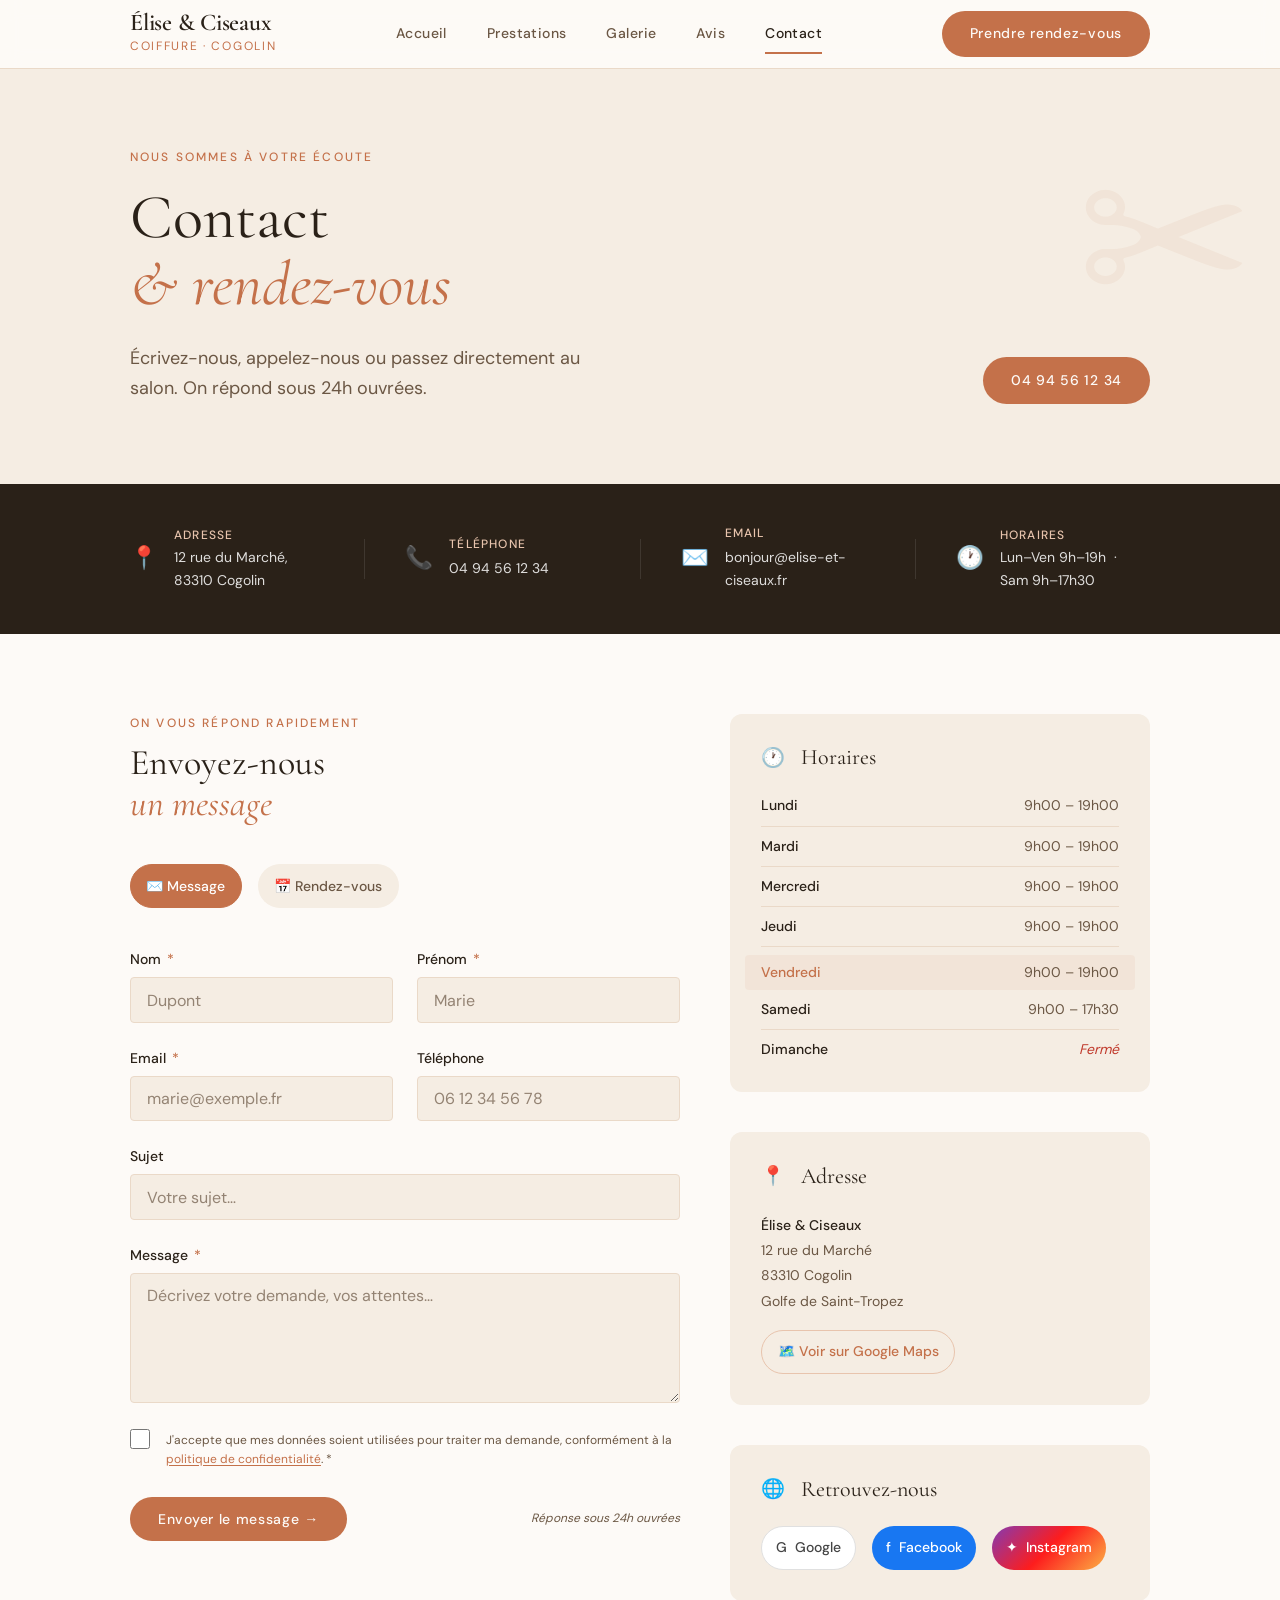
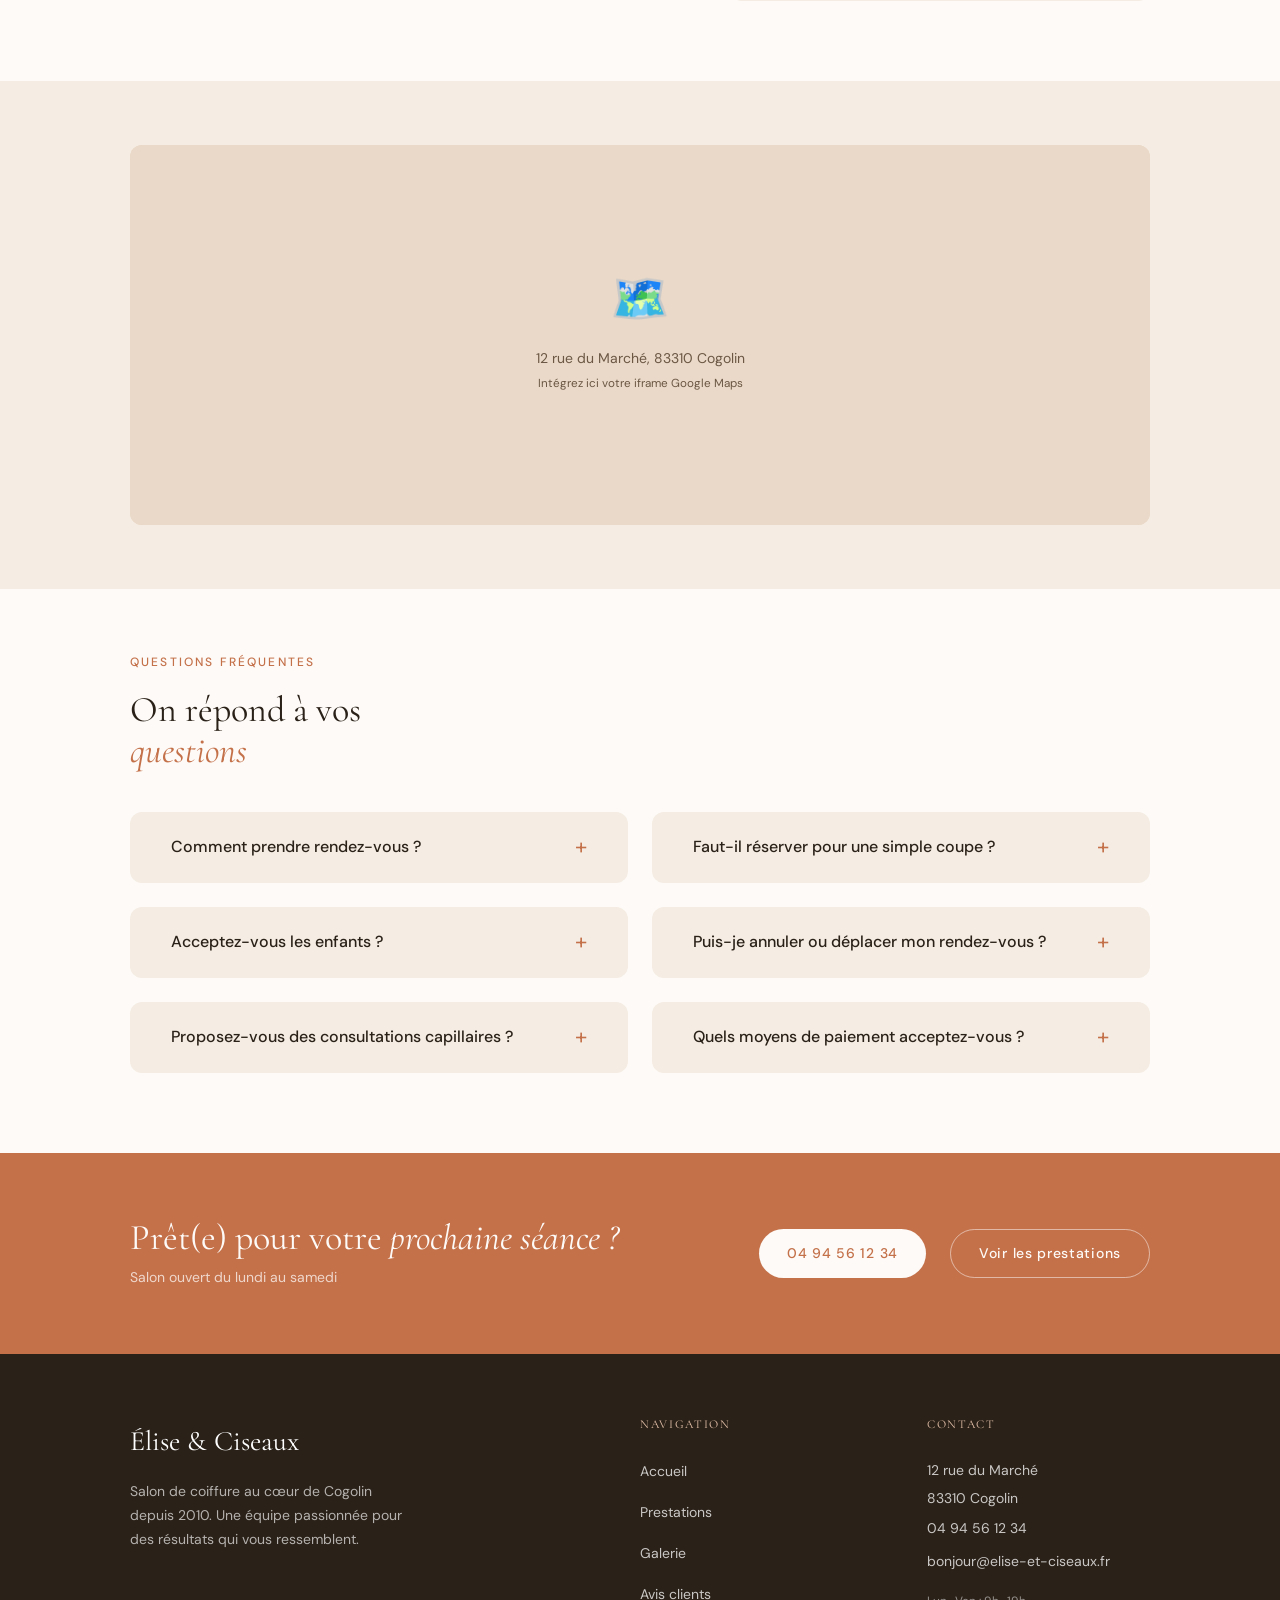
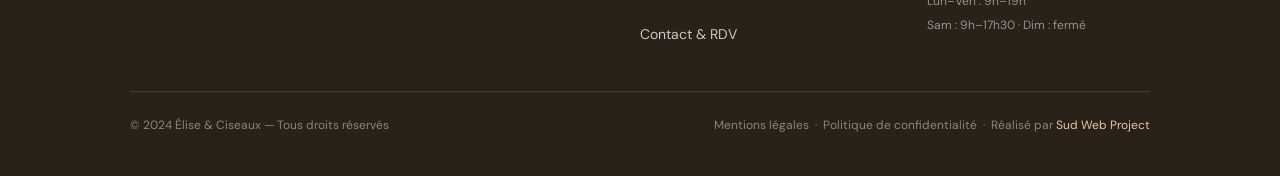
<file: contact.html>
<!DOCTYPE html>
<html lang="fr">

<head>
    <meta charset="UTF-8" />
    <meta name="viewport" content="width=device-width, initial-scale=1.0" />
    <meta name="description"
        content="Contactez le salon Élise & Ciseaux à Cogolin — prenez rendez-vous en ligne, par téléphone ou par email. Ouvert du lundi au samedi." />
    <meta name="robots" content="index, follow" />

    <meta property="og:title" content="Contact & Rendez-vous — Élise & Ciseaux, Cogolin" />
    <meta property="og:description"
        content="Prenez rendez-vous facilement au salon Élise & Ciseaux, 12 rue du Marché, 83310 Cogolin." />
    <meta property="og:type" content="website" />
    <meta property="og:locale" content="fr_FR" />

    <script type="application/ld+json">
  {
    "@context": "https://schema.org",
    "@type": "HairSalon",
    "name": "Élise & Ciseaux",
    "url": "https://elise-et-ciseaux.fr",
    "telephone": "+33494561234",
    "email": "bonjour@elise-et-ciseaux.fr",
    "address": {
      "@type": "PostalAddress",
      "streetAddress": "12 rue du Marché",
      "addressLocality": "Cogolin",
      "postalCode": "83310",
      "addressCountry": "FR"
    },
    "openingHoursSpecification": [
      { "@type": "OpeningHoursSpecification", "dayOfWeek": ["Monday","Tuesday","Wednesday","Thursday","Friday"], "opens": "09:00", "closes": "19:00" },
      { "@type": "OpeningHoursSpecification", "dayOfWeek": ["Saturday"], "opens": "09:00", "closes": "17:30" }
    ]
  }
  </script>

    <title>Contact &amp; Rendez-vous — Élise &amp; Ciseaux · Cogolin</title>

    <link rel="stylesheet" href="css/style.css" />
    <link rel="stylesheet" href="css/contact.css" />

    <link rel="icon"
        href="data:image/svg+xml,<svg xmlns='http://www.w3.org/2000/svg' viewBox='0 0 32 32'><text y='26' font-size='26'>✂️</text></svg>" />
</head>

<body>

    <!-- ════════════════════════════════════
       HEADER
  ════════════════════════════════════ -->
    <header class="header" role="banner">
        <div class="header__inner">
            <a href="index.html" class="header__logo" aria-label="Élise & Ciseaux — Accueil">
                <span class="header__logo-name">Élise &amp; Ciseaux</span>
                <span class="header__logo-tagline">Coiffure · Cogolin</span>
            </a>
            <nav class="header__nav" aria-label="Navigation principale">
                <a href="index.html">Accueil</a>
                <a href="services.html">Prestations</a>
                <a href="galerie.html">Galerie</a>
                <a href="avis.html">Avis</a>
                <a href="contact.html" class="active">Contact</a>
            </nav>
            <a href="#rdv" class="btn btn--primary header__cta">Prendre rendez-vous</a>
            <button class="header__burger" aria-label="Menu" aria-expanded="false">
                <span></span><span></span><span></span>
            </button>
        </div>
    </header>

    <nav class="mobile-nav" aria-label="Menu mobile">
        <a href="index.html">Accueil</a>
        <a href="services.html">Prestations</a>
        <a href="galerie.html">Galerie</a>
        <a href="avis.html">Avis</a>
        <a href="contact.html">Contact</a>
        <a href="#rdv" class="btn btn--primary">Prendre rendez-vous</a>
    </nav>


    <!-- ════════════════════════════════════
       BANDEAU PAGE
  ════════════════════════════════════ -->
    <section class="page-hero" aria-label="Titre de la page">
        <div class="container">
            <div class="page-hero__inner">
                <div>
                    <span class="section-label">Nous sommes à votre écoute</span>
                    <h1 class="page-hero__title">
                        Contact<br />
                        <em>&amp; rendez-vous</em>
                    </h1>
                    <p class="page-hero__sub">
                        Écrivez-nous, appelez-nous ou passez directement au salon.
                        On répond sous 24h ouvrées.
                    </p>
                </div>
                <div>
                    <a href="tel:+33494561234" class="btn btn--primary">04 94 56 12 34</a>
                </div>
            </div>
        </div>
    </section>


    <!-- ════════════════════════════════════
       INFOS RAPIDES
  ════════════════════════════════════ -->
    <div class="contact-quick" aria-label="Informations pratiques">
        <div class="container">
            <div class="contact-quick__inner">

                <div class="contact-quick__item">
                    <span class="contact-quick__icon" aria-hidden="true">📍</span>
                    <div>
                        <span class="contact-quick__label">Adresse</span>
                        <span class="contact-quick__value">12 rue du Marché, 83310 Cogolin</span>
                    </div>
                </div>

                <div class="contact-quick__sep" aria-hidden="true"></div>

                <div class="contact-quick__item">
                    <span class="contact-quick__icon" aria-hidden="true">📞</span>
                    <div>
                        <span class="contact-quick__label">Téléphone</span>
                        <span class="contact-quick__value">
                            <a href="tel:+33494561234">04 94 56 12 34</a>
                        </span>
                    </div>
                </div>

                <div class="contact-quick__sep" aria-hidden="true"></div>

                <div class="contact-quick__item">
                    <span class="contact-quick__icon" aria-hidden="true">✉️</span>
                    <div>
                        <span class="contact-quick__label">Email</span>
                        <span class="contact-quick__value">
                            <a href="mailto:bonjour@elise-et-ciseaux.fr">bonjour@elise-et-ciseaux.fr</a>
                        </span>
                    </div>
                </div>

                <div class="contact-quick__sep" aria-hidden="true"></div>

                <div class="contact-quick__item">
                    <span class="contact-quick__icon" aria-hidden="true">🕐</span>
                    <div>
                        <span class="contact-quick__label">Horaires</span>
                        <span class="contact-quick__value">Lun–Ven 9h–19h &nbsp;·&nbsp; Sam 9h–17h30</span>
                    </div>
                </div>

            </div>
        </div>
    </div>


    <!-- ════════════════════════════════════
       FORMULAIRE + INFOS
  ════════════════════════════════════ -->
    <section class="contact-main" id="rdv" aria-labelledby="contact-form-title">
        <div class="container">
            <div class="contact-main__grid">

                <!-- ── FORMULAIRE ── -->
                <div class="contact-form-wrap">
                    <span class="section-label">On vous répond rapidement</span>
                    <h2 id="contact-form-title" class="form-dynamic-title">
                        Envoyez-nous<br />
                        <em>un message</em>
                    </h2>

                    <!-- Onglets -->
                    <div class="form-tabs" role="tablist" aria-label="Type de demande">
                        <button class="form-tab active" data-tab="message" role="tab" aria-selected="true">
                            ✉️ Message
                        </button>
                        <button class="form-tab" data-tab="rdv" role="tab" aria-selected="false">
                            📅 Rendez-vous
                        </button>
                    </div>

                    <!-- Formulaire -->
                    <form class="contact-form" novalidate aria-label="Formulaire de contact">

                        <div class="form-row">
                            <div class="form-field">
                                <label for="nom">Nom <span class="required" aria-hidden="true">*</span></label>
                                <input type="text" id="nom" name="nom" placeholder="Dupont"
                                    autocomplete="family-name" />
                                <span class="field-error" data-error="nom" role="alert"></span>
                            </div>
                            <div class="form-field">
                                <label for="prenom">Prénom <span class="required" aria-hidden="true">*</span></label>
                                <input type="text" id="prenom" name="prenom" placeholder="Marie"
                                    autocomplete="given-name" />
                                <span class="field-error" data-error="prenom" role="alert"></span>
                            </div>
                        </div>

                        <div class="form-row">
                            <div class="form-field">
                                <label for="email">Email <span class="required" aria-hidden="true">*</span></label>
                                <input type="email" id="email" name="email" placeholder="marie@exemple.fr"
                                    autocomplete="email" />
                                <span class="field-error" data-error="email" role="alert"></span>
                            </div>
                            <div class="form-field">
                                <label for="tel">Téléphone</label>
                                <input type="tel" id="tel" name="tel" placeholder="06 12 34 56 78" autocomplete="tel" />
                                <span class="field-error" data-error="tel" role="alert"></span>
                            </div>
                        </div>

                        <div class="form-field">
                            <label for="subject">Sujet</label>
                            <input type="text" id="subject" name="subject" placeholder="Votre sujet…" />
                        </div>

                        <!-- Champs spécifiques RDV -->
                        <div class="rdv-fields is-hidden" aria-live="polite">
                            <div class="form-row">
                                <div class="form-field">
                                    <label for="prestation">Prestation souhaitée</label>
                                    <select id="prestation" name="prestation">
                                        <option value="" disabled selected>Choisir…</option>
                                        <option value="coupe-femme">Coupe femme</option>
                                        <option value="coupe-homme">Coupe homme</option>
                                        <option value="coupe-enfant">Coupe enfant</option>
                                        <option value="coloration">Coloration</option>
                                        <option value="balayage">Balayage / Mèches</option>
                                        <option value="soin">Soin capillaire</option>
                                        <option value="lissage">Lissage brésilien</option>
                                        <option value="coiffage">Coiffage / Chignon</option>
                                        <option value="barbe">Barbe</option>
                                        <option value="autre">Autre</option>
                                    </select>
                                </div>
                                <div class="form-field">
                                    <label for="date-souhaitee">Date souhaitée</label>
                                    <input type="date" id="date-souhaitee" name="date-souhaitee" />
                                </div>
                            </div>
                        </div>

                        <div class="form-field form-field--full">
                            <label for="message">Message <span class="required" aria-hidden="true">*</span></label>
                            <textarea id="message" name="message"
                                placeholder="Décrivez votre demande, vos attentes…"></textarea>
                            <span class="field-error" data-error="message" role="alert"></span>
                        </div>

                        <div class="form-gdpr">
                            <input type="checkbox" id="gdpr" name="gdpr" />
                            <label for="gdpr">
                                J'accepte que mes données soient utilisées pour traiter ma demande, conformément à la
                                <a href="politique-confidentialite.html">politique de confidentialité</a>.
                                <span class="required" aria-hidden="true"> *</span>
                            </label>
                        </div>
                        <span class="field-error" data-error="gdpr" role="alert"></span>

                        <div class="form-submit">
                            <button type="submit" class="btn btn--primary">Envoyer le message →</button>
                            <span class="form-note">Réponse sous 24h ouvrées</span>
                        </div>

                    </form>

                    <!-- Message de succès -->
                    <div class="form-success" role="status" aria-live="polite">
                        <div class="form-success__icon">✅</div>
                        <div class="form-success__title">Message envoyé !</div>
                        <p class="form-success__sub">
                            Merci pour votre message. Nous vous répondrons dans les meilleurs délais,
                            généralement sous 24h ouvrées.
                        </p>
                    </div>

                </div><!-- /.contact-form-wrap -->


                <!-- ── INFOS PRATIQUES ── -->
                <aside class="contact-info" aria-label="Informations pratiques">

                    <!-- Horaires -->
                    <div class="info-card">
                        <h3 class="info-card__title">
                            <span aria-hidden="true">🕐</span> Horaires
                        </h3>
                        <div class="horaires-list">
                            <div class="horaire-row" data-day="lun">
                                <span class="horaire-row__day">Lundi</span>
                                <span class="horaire-row__time">9h00 – 19h00</span>
                            </div>
                            <div class="horaire-row" data-day="mar">
                                <span class="horaire-row__day">Mardi</span>
                                <span class="horaire-row__time">9h00 – 19h00</span>
                            </div>
                            <div class="horaire-row" data-day="mer">
                                <span class="horaire-row__day">Mercredi</span>
                                <span class="horaire-row__time">9h00 – 19h00</span>
                            </div>
                            <div class="horaire-row" data-day="jeu">
                                <span class="horaire-row__day">Jeudi</span>
                                <span class="horaire-row__time">9h00 – 19h00</span>
                            </div>
                            <div class="horaire-row" data-day="ven">
                                <span class="horaire-row__day">Vendredi</span>
                                <span class="horaire-row__time">9h00 – 19h00</span>
                            </div>
                            <div class="horaire-row" data-day="sam">
                                <span class="horaire-row__day">Samedi</span>
                                <span class="horaire-row__time">9h00 – 17h30</span>
                            </div>
                            <div class="horaire-row" data-day="dim">
                                <span class="horaire-row__day">Dimanche</span>
                                <span class="horaire-row__time horaire-row__time--closed">Fermé</span>
                            </div>
                        </div>
                    </div>

                    <!-- Adresse -->
                    <div class="info-card">
                        <h3 class="info-card__title">
                            <span aria-hidden="true">📍</span> Adresse
                        </h3>
                        <div class="address-block">
                            <address>
                                <strong>Élise &amp; Ciseaux</strong><br />
                                12 rue du Marché<br />
                                83310 Cogolin<br />
                                Golfe de Saint-Tropez
                            </address>
                            <a href="https://maps.google.com/?q=12+rue+du+Marché+83310+Cogolin" target="_blank"
                                rel="noopener" class="btn--map" aria-label="Voir sur Google Maps">
                                🗺️ Voir sur Google Maps
                            </a>
                        </div>
                    </div>

                    <!-- Réseaux -->
                    <div class="info-card">
                        <h3 class="info-card__title">
                            <span aria-hidden="true">🌐</span> Retrouvez-nous
                        </h3>
                        <div class="social-links">
                            <a href="https://g.page/r/VOTRELIEN" target="_blank" rel="noopener"
                                class="social-link social-link--google" aria-label="Notre page Google">
                                G&nbsp; Google
                            </a>
                            <a href="https://facebook.com/VOTRELIEN" target="_blank" rel="noopener"
                                class="social-link social-link--facebook" aria-label="Notre page Facebook">
                                f&nbsp; Facebook
                            </a>
                            <a href="https://instagram.com/VOTRELIEN" target="_blank" rel="noopener"
                                class="social-link social-link--instagram" aria-label="Notre Instagram">
                                ✦&nbsp; Instagram
                            </a>
                        </div>
                    </div>

                </aside>

            </div>
        </div>
    </section>


    <!-- ════════════════════════════════════
       CARTE
  ════════════════════════════════════ -->
    <section class="contact-map" aria-label="Localisation du salon">
        <div class="container">
            <div class="map-frame">
                <!--
          Remplacer le placeholder par votre iframe Google Maps :
          Google Maps → Partager → Intégrer une carte → copier l'iframe
        -->
                <div class="map-placeholder" aria-hidden="true">
                    <div class="map-placeholder__icon">🗺️</div>
                    <p class="map-placeholder__text">
                        12 rue du Marché, 83310 Cogolin<br />
                        <small>Intégrez ici votre iframe Google Maps</small>
                    </p>
                </div>
            </div>
        </div>
    </section>


    <!-- ════════════════════════════════════
       FAQ
  ════════════════════════════════════ -->
    <section class="contact-faq" aria-labelledby="faq-title">
        <div class="container">
            <span class="section-label">Questions fréquentes</span>
            <h2 id="faq-title">
                On répond à vos<br />
                <em>questions</em>
            </h2>

            <div class="faq-grid">

                <div class="faq-item">
                    <div class="faq-question" role="button" tabindex="0" aria-expanded="false">
                        Comment prendre rendez-vous ?
                    </div>
                    <div class="faq-answer">
                        <p>Via le formulaire ci-dessus, par téléphone au 04 94 56 12 34,
                            ou en vous présentant directement au salon. Nous confirmons chaque
                            rendez-vous par SMS.</p>
                    </div>
                </div>

                <div class="faq-item">
                    <div class="faq-question" role="button" tabindex="0" aria-expanded="false">
                        Faut-il réserver pour une simple coupe ?
                    </div>
                    <div class="faq-answer">
                        <p>La réservation est conseillée, surtout le week-end. Pour les coupes
                            rapides, des créneaux sans rendez-vous sont disponibles en début de semaine.</p>
                    </div>
                </div>

                <div class="faq-item">
                    <div class="faq-question" role="button" tabindex="0" aria-expanded="false">
                        Acceptez-vous les enfants ?
                    </div>
                    <div class="faq-answer">
                        <p>Oui, nous accueillons les enfants dès 3 ans. Thomas et Élise
                            sont habitués aux plus jeunes clients et savent les mettre à l'aise.</p>
                    </div>
                </div>

                <div class="faq-item">
                    <div class="faq-question" role="button" tabindex="0" aria-expanded="false">
                        Puis-je annuler ou déplacer mon rendez-vous ?
                    </div>
                    <div class="faq-answer">
                        <p>Bien sûr. Nous vous demandons de nous prévenir au minimum
                            24h à l'avance par téléphone ou email afin que nous puissions
                            proposer ce créneau à d'autres clients.</p>
                    </div>
                </div>

                <div class="faq-item">
                    <div class="faq-question" role="button" tabindex="0" aria-expanded="false">
                        Proposez-vous des consultations capillaires ?
                    </div>
                    <div class="faq-answer">
                        <p>Oui, Élise propose un diagnostic capillaire gratuit de 15 minutes
                            avant toute prestation colorante ou soin. Prenez rendez-vous pour
                            une consultation.</p>
                    </div>
                </div>

                <div class="faq-item">
                    <div class="faq-question" role="button" tabindex="0" aria-expanded="false">
                        Quels moyens de paiement acceptez-vous ?
                    </div>
                    <div class="faq-answer">
                        <p>Espèces, carte bancaire (Visa, Mastercard, CB) et chèques.
                            Les virements ne sont pas acceptés pour les prestations en salon.</p>
                    </div>
                </div>

            </div>
        </div>
    </section>


    <!-- ════════════════════════════════════
       BANDEAU CTA
  ════════════════════════════════════ -->
    <section class="cta-strip" aria-label="Appel à l'action">
        <div class="container">
            <div class="cta-strip__inner">
                <div>
                    <h2 class="cta-strip__title">
                        Prêt(e) pour votre <em>prochaine séance ?</em>
                    </h2>
                    <p class="cta-strip__sub">Salon ouvert du lundi au samedi</p>
                </div>
                <div class="cta-strip__actions">
                    <a href="tel:+33494561234" class="btn btn--white">04 94 56 12 34</a>
                    <a href="services.html" class="btn btn--outline-white">Voir les prestations</a>
                </div>
            </div>
        </div>
    </section>


    <!-- ════════════════════════════════════
       FOOTER
  ════════════════════════════════════ -->
    <footer class="footer" role="contentinfo">
        <div class="container">
            <div class="footer__grid">
                <div>
                    <div class="footer__brand-name">Élise &amp; Ciseaux</div>
                    <p class="footer__brand-desc">
                        Salon de coiffure au cœur de Cogolin depuis 2010.
                        Une équipe passionnée pour des résultats qui vous ressemblent.
                    </p>
                </div>
                <div class="footer__col">
                    <h3 class="footer__col-title">Navigation</h3>
                    <ul>
                        <li><a href="index.html">Accueil</a></li>
                        <li><a href="services.html">Prestations</a></li>
                        <li><a href="galerie.html">Galerie</a></li>
                        <li><a href="avis.html">Avis clients</a></li>
                        <li><a href="contact.html">Contact &amp; RDV</a></li>
                    </ul>
                </div>
                <div class="footer__col">
                    <h3 class="footer__col-title">Contact</h3>
                    <address>
                        12 rue du Marché<br />
                        83310 Cogolin<br />
                        <a href="tel:+33494561234">04 94 56 12 34</a><br />
                        <a href="mailto:bonjour@elise-et-ciseaux.fr">bonjour@elise-et-ciseaux.fr</a>
                    </address>
                    <p style="margin-top:.75rem;font-size:var(--fs-xs);line-height:2;color:rgba(255,255,255,0.5)">
                        Lun–Ven : 9h–19h<br />
                        Sam : 9h–17h30 · Dim : fermé
                    </p>
                </div>
            </div>
            <div class="footer__bottom">
                <span>© 2024 Élise &amp; Ciseaux — Tous droits réservés</span>
                <span>
                    <a href="mentions-legales.html" style="color:rgba(255,255,255,0.45);transition:color 200ms"
                        onmouseover="this.style.color='var(--clr-terra-light)'"
                        onmouseout="this.style.color='rgba(255,255,255,0.45)'">Mentions légales</a>
                    &nbsp;·&nbsp;
                    <a href="politique-confidentialite.html" style="color:rgba(255,255,255,0.45);transition:color 200ms"
                        onmouseover="this.style.color='var(--clr-terra-light)'"
                        onmouseout="this.style.color='rgba(255,255,255,0.45)'">Politique de confidentialité</a>
                    &nbsp;·&nbsp;
                    Réalisé par <a href="#" style="color:var(--clr-terra-light)">Sud Web Project</a>
                </span>
            </div>
        </div>
    </footer>

    <script src="js/main.js"></script>
    <script src="js/contact.js"></script>

</body>

</html>
</file>
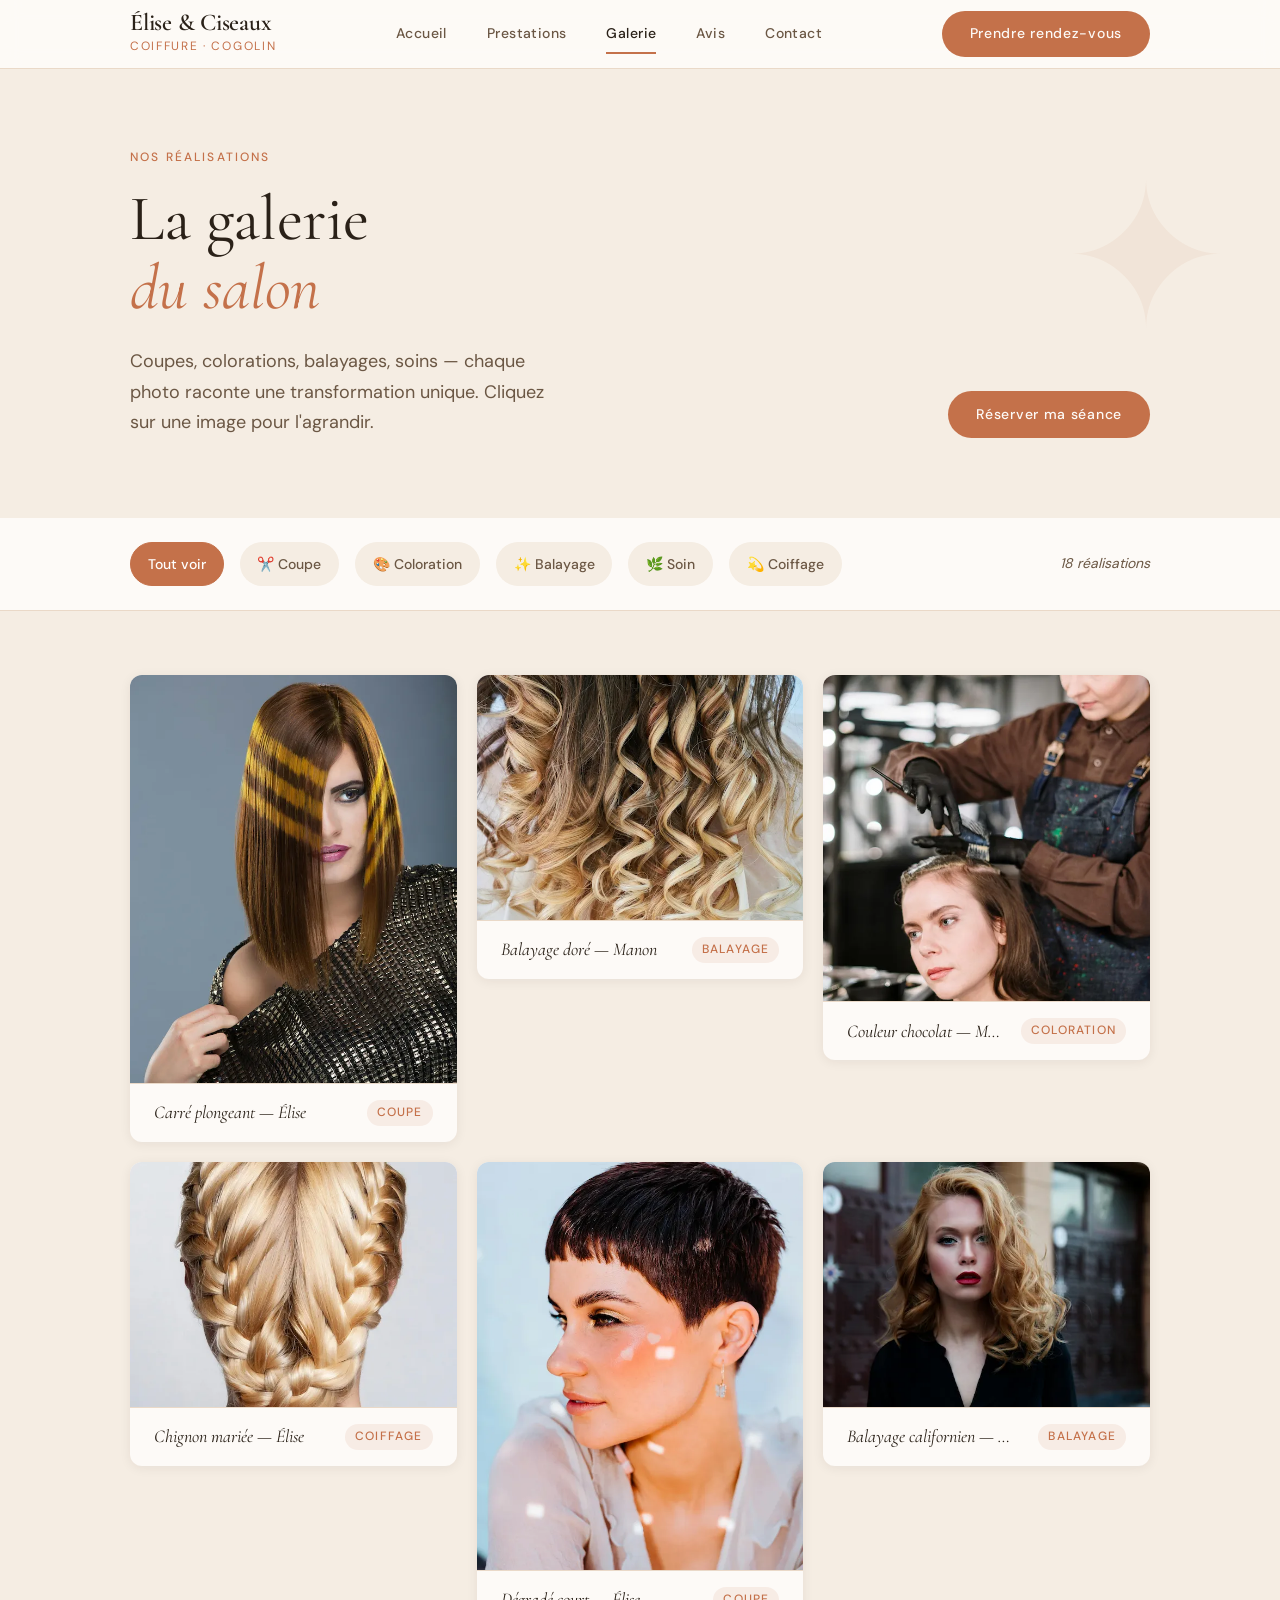
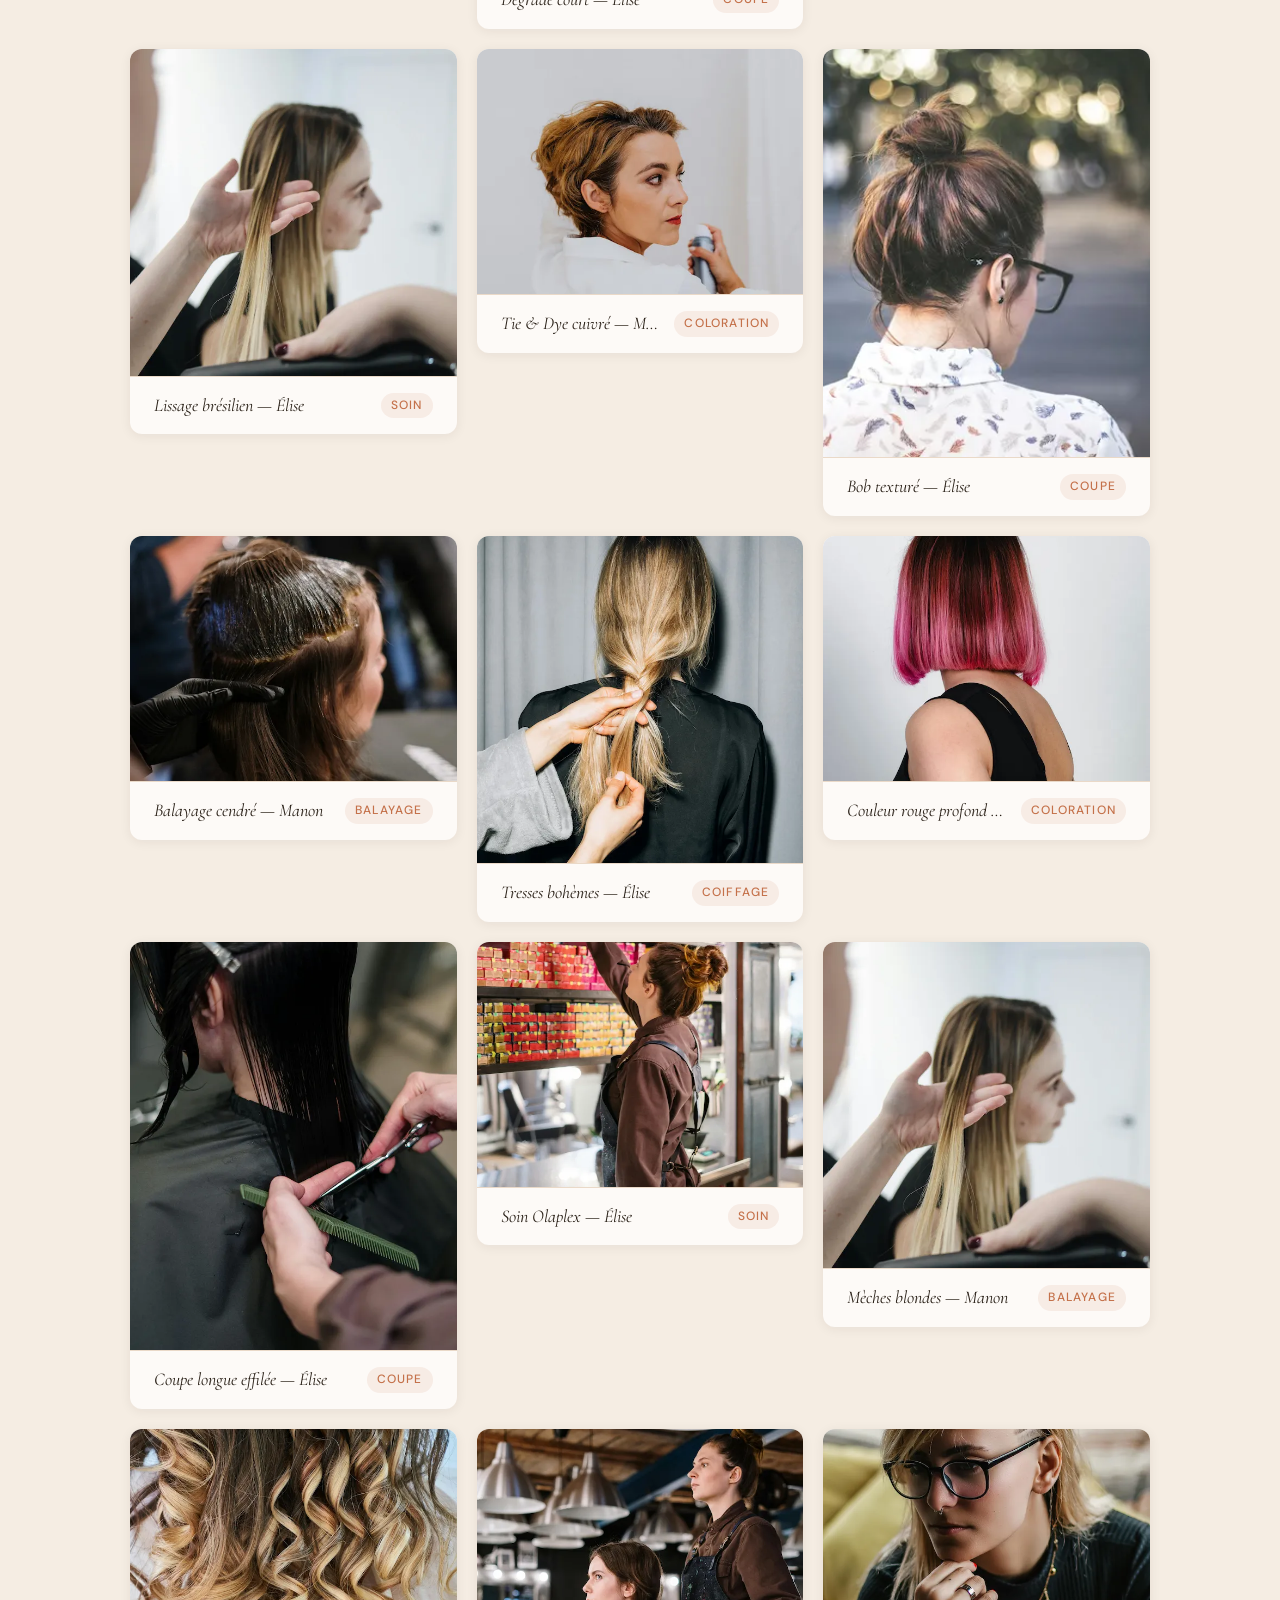
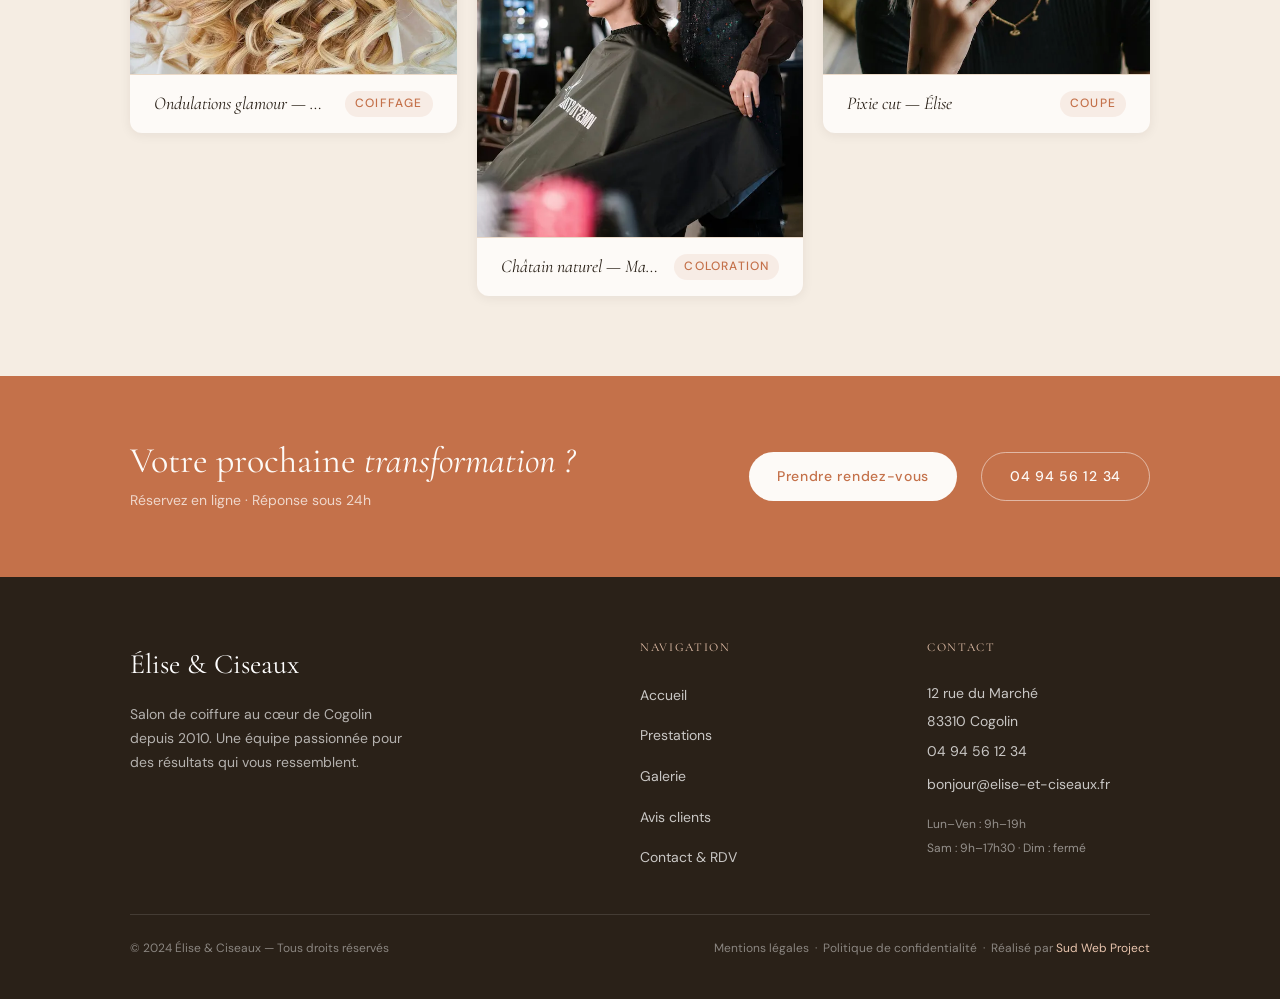
<file: galerie.html>
<!DOCTYPE html>
<html lang="fr">

<head>
    <meta charset="UTF-8" />
    <meta name="viewport" content="width=device-width, initial-scale=1.0" />
    <meta name="description"
        content="Galerie de réalisations du salon Élise & Ciseaux à Cogolin — coupes, colorations, balayages, soins capillaires." />
    <meta name="robots" content="index, follow" />

    <meta property="og:title" content="Galerie — Élise & Ciseaux, Cogolin" />
    <meta property="og:description"
        content="Découvrez nos réalisations : coupes, colorations, balayages et soins capillaires." />
    <meta property="og:type" content="website" />
    <meta property="og:locale" content="fr_FR" />

    <title>Galerie — Élise & Ciseaux · Salon de Coiffure Cogolin</title>

    <link rel="stylesheet" href="css/style.css" />
    <link rel="stylesheet" href="css/galerie.css" />

    <link rel="icon"
        href="data:image/svg+xml,<svg xmlns='http://www.w3.org/2000/svg' viewBox='0 0 32 32'><text y='26' font-size='26'>✂️</text></svg>" />
</head>

<body>

    <!-- ════════════════════════════════════
       HEADER
  ════════════════════════════════════ -->
    <header class="header" role="banner">
        <div class="header__inner">
            <a href="index.html" class="header__logo" aria-label="Élise & Ciseaux — Accueil">
                <span class="header__logo-name">Élise &amp; Ciseaux</span>
                <span class="header__logo-tagline">Coiffure · Cogolin</span>
            </a>
            <nav class="header__nav" aria-label="Navigation principale">
                <a href="index.html">Accueil</a>
                <a href="services.html">Prestations</a>
                <a href="galerie.html" class="active">Galerie</a>
                <a href="avis.html">Avis</a>
                <a href="contact.html">Contact</a>
            </nav>
            <a href="contact.html#rdv" class="btn btn--primary header__cta">Prendre rendez-vous</a>
            <button class="header__burger" aria-label="Menu" aria-expanded="false">
                <span></span><span></span><span></span>
            </button>
        </div>
    </header>

    <nav class="mobile-nav" aria-label="Menu mobile">
        <a href="index.html">Accueil</a>
        <a href="services.html">Prestations</a>
        <a href="galerie.html">Galerie</a>
        <a href="avis.html">Avis</a>
        <a href="contact.html">Contact</a>
        <a href="contact.html#rdv" class="btn btn--primary" style="margin-top:1rem">Prendre rendez-vous</a>
    </nav>


    <!-- ════════════════════════════════════
       BANDEAU PAGE
  ════════════════════════════════════ -->
    <section class="page-hero" aria-label="Titre de la page">
        <div class="container">
            <div class="page-hero__inner">
                <div>
                    <span class="section-label">Nos réalisations</span>
                    <h1 class="page-hero__title">
                        La galerie<br />
                        <em>du salon</em>
                    </h1>
                    <p class="page-hero__sub">
                        Coupes, colorations, balayages, soins — chaque photo raconte
                        une transformation unique. Cliquez sur une image pour l'agrandir.
                    </p>
                </div>
                <div>
                    <a href="contact.html#rdv" class="btn btn--primary">Réserver ma séance</a>
                </div>
            </div>
        </div>
    </section>


    <!-- ════════════════════════════════════
       FILTRES (sticky)
  ════════════════════════════════════ -->
    <div class="gallery-filters" role="navigation" aria-label="Filtrer par catégorie">
        <div class="container">
            <div class="gallery-filters__inner">
                <button class="filter-btn active" data-filter="tout">Tout voir</button>
                <button class="filter-btn" data-filter="coupe">✂️ Coupe</button>
                <button class="filter-btn" data-filter="coloration">🎨 Coloration</button>
                <button class="filter-btn" data-filter="balayage">✨ Balayage</button>
                <button class="filter-btn" data-filter="soin">🌿 Soin</button>
                <button class="filter-btn" data-filter="coiffage">💫 Coiffage</button>
                <span class="gallery-filters__count">18 réalisations</span>
            </div>
        </div>
    </div>


    <!-- ════════════════════════════════════
       GRILLE GALERIE
  ════════════════════════════════════ -->
    <section class="gallery-section" aria-label="Galerie de réalisations">
        <div class="container">
            <div class="gallery-grid" role="list">

                <!-- ── CARRÉ PLONGEANT ── -->
                <div class="gallery-item" data-cat="coupe" data-caption="Carré plongeant — Élise" role="listitem"
                    tabindex="0" aria-label="Voir : Carré plongeant">
                    <div class="gallery-item__img-wrap">
                        <img src="images/carre-plongeant.webp" alt="Carré plongeant" loading="lazy" />
                        <div class="gallery-item__overlay">
                            <span class="gallery-item__overlay-icon">🔍</span>
                        </div>
                    </div>
                    <div class="gallery-item__footer">
                        <span class="gallery-item__caption">Carré plongeant — Élise</span>
                        <span class="gallery-item__tag">Coupe</span>
                    </div>
                </div>

                <!-- ── BALAYAGE DORÉ ── -->
                <div class="gallery-item" data-cat="balayage" data-caption="Balayage doré — Manon" role="listitem"
                    tabindex="0" aria-label="Voir : Balayage doré">
                    <div class="gallery-item__img-wrap">
                        <img src="images/baleyage.webp" alt="Balayage doré" loading="lazy" />
                        <div class="gallery-item__overlay">
                            <span class="gallery-item__overlay-icon">🔍</span>
                        </div>
                    </div>
                    <div class="gallery-item__footer">
                        <span class="gallery-item__caption">Balayage doré — Manon</span>
                        <span class="gallery-item__tag">Balayage</span>
                    </div>
                </div>

                <!-- ── COULEUR CHOCOLAT ── -->
                <div class="gallery-item" data-cat="coloration" data-caption="Couleur chocolat — Manon" role="listitem"
                    tabindex="0" aria-label="Voir : Couleur chocolat">
                    <div class="gallery-item__img-wrap">
                        <img src="images/coloration-chocolat.webp" alt="Couleur chocolat" loading="lazy" />
                        <div class="gallery-item__overlay">
                            <span class="gallery-item__overlay-icon">🔍</span>
                        </div>
                    </div>
                    <div class="gallery-item__footer">
                        <span class="gallery-item__caption">Couleur chocolat — Manon</span>
                        <span class="gallery-item__tag">Coloration</span>
                    </div>
                </div>

                <!-- ── CHIGNON MARIÉE ── -->
                <div class="gallery-item" data-cat="coiffage" data-caption="Chignon mariée — Élise" role="listitem"
                    tabindex="0" aria-label="Voir : Chignon mariée">
                    <div class="gallery-item__img-wrap">
                        <img src="images/chignon-marie.webp" alt="Chignon mariée" loading="lazy" />
                        <div class="gallery-item__overlay">
                            <span class="gallery-item__overlay-icon">🔍</span>
                        </div>
                    </div>
                    <div class="gallery-item__footer">
                        <span class="gallery-item__caption">Chignon mariée — Élise</span>
                        <span class="gallery-item__tag">Coiffage</span>
                    </div>
                </div>

                <!-- ── DÉGRADÉ COURT ── -->
                <div class="gallery-item" data-cat="coupe" data-caption="Dégradé court — Élise" role="listitem"
                    tabindex="0" aria-label="Voir : Dégradé court">
                    <div class="gallery-item__img-wrap">
                        <img src="images/degrade-court.webp" alt="Dégradé court" loading="lazy" />
                        <div class="gallery-item__overlay">
                            <span class="gallery-item__overlay-icon">🔍</span>
                        </div>
                    </div>
                    <div class="gallery-item__footer">
                        <span class="gallery-item__caption">Dégradé court — Élise</span>
                        <span class="gallery-item__tag">Coupe</span>
                    </div>
                </div>

                <!-- ── BALAYAGE CALIFORNIEN ── -->
                <div class="gallery-item" data-cat="balayage" data-caption="Balayage californien — Manon"
                    role="listitem" tabindex="0" aria-label="Voir : Balayage californien">
                    <div class="gallery-item__img-wrap">
                        <img src="images/balayage-californien.webp" alt="Balayage californien" loading="lazy" />
                        <div class="gallery-item__overlay">
                            <span class="gallery-item__overlay-icon">🔍</span>
                        </div>
                    </div>
                    <div class="gallery-item__footer">
                        <span class="gallery-item__caption">Balayage californien — Manon</span>
                        <span class="gallery-item__tag">Balayage</span>
                    </div>
                </div>

                <!-- ── LISSAGE BRÉSILIEN ── -->
                <div class="gallery-item" data-cat="soin" data-caption="Lissage brésilien — Élise" role="listitem"
                    tabindex="0" aria-label="Voir : Lissage brésilien">
                    <div class="gallery-item__img-wrap">
                        <img src="images/lissage-bresilien.webp" alt="Lissage brésilien" loading="lazy" />
                        <div class="gallery-item__overlay">
                            <span class="gallery-item__overlay-icon">🔍</span>
                        </div>
                    </div>
                    <div class="gallery-item__footer">
                        <span class="gallery-item__caption">Lissage brésilien — Élise</span>
                        <span class="gallery-item__tag">Soin</span>
                    </div>
                </div>

                <!-- ── TIE &AMP; DYE CUIVRÉ ── -->
                <div class="gallery-item" data-cat="coloration" data-caption="Tie &amp; Dye cuivré — Manon"
                    role="listitem" tabindex="0" aria-label="Voir : Tie &amp; Dye cuivré">
                    <div class="gallery-item__img-wrap">
                        <img src="images/ty-and-die.webp" alt="Tie &amp; Dye cuivré" loading="lazy" />
                        <div class="gallery-item__overlay">
                            <span class="gallery-item__overlay-icon">🔍</span>
                        </div>
                    </div>
                    <div class="gallery-item__footer">
                        <span class="gallery-item__caption">Tie &amp; Dye cuivré — Manon</span>
                        <span class="gallery-item__tag">Coloration</span>
                    </div>
                </div>

                <!-- ── BOB TEXTURÉ ── -->
                <div class="gallery-item" data-cat="coupe" data-caption="Bob texturé — Élise" role="listitem"
                    tabindex="0" aria-label="Voir : Bob texturé">
                    <div class="gallery-item__img-wrap">
                        <img src="images/bob-texture.webp" alt="Bob texturé" loading="lazy" />
                        <div class="gallery-item__overlay">
                            <span class="gallery-item__overlay-icon">🔍</span>
                        </div>
                    </div>
                    <div class="gallery-item__footer">
                        <span class="gallery-item__caption">Bob texturé — Élise</span>
                        <span class="gallery-item__tag">Coupe</span>
                    </div>
                </div>

                <!-- ── BALAYAGE CENDRÉ ── -->
                <div class="gallery-item" data-cat="balayage" data-caption="Balayage cendré — Manon" role="listitem"
                    tabindex="0" aria-label="Voir : Balayage cendré">
                    <div class="gallery-item__img-wrap">
                        <img src="images/balayage-cendré.webp" alt="Balayage cendré" loading="lazy" />
                        <div class="gallery-item__overlay">
                            <span class="gallery-item__overlay-icon">🔍</span>
                        </div>
                    </div>
                    <div class="gallery-item__footer">
                        <span class="gallery-item__caption">Balayage cendré — Manon</span>
                        <span class="gallery-item__tag">Balayage</span>
                    </div>
                </div>

                <!-- ── TRESSES BOHÈMES ── -->
                <div class="gallery-item" data-cat="coiffage" data-caption="Tresses bohèmes — Élise" role="listitem"
                    tabindex="0" aria-label="Voir : Tresses bohèmes">
                    <div class="gallery-item__img-wrap">
                        <img src="images/tresses-bohemes.webp" alt="Tresses bohèmes" loading="lazy" />
                        <div class="gallery-item__overlay">
                            <span class="gallery-item__overlay-icon">🔍</span>
                        </div>
                    </div>
                    <div class="gallery-item__footer">
                        <span class="gallery-item__caption">Tresses bohèmes — Élise</span>
                        <span class="gallery-item__tag">Coiffage</span>
                    </div>
                </div>

                <!-- ── ROUGE PROFOND ── -->
                <div class="gallery-item" data-cat="coloration" data-caption="Couleur rouge profond — Manon"
                    role="listitem" tabindex="0" aria-label="Voir : Rouge profond">
                    <div class="gallery-item__img-wrap">
                        <img src="images/couleur-rouge-profond.webp" alt="Rouge profond" loading="lazy" />
                        <div class="gallery-item__overlay">
                            <span class="gallery-item__overlay-icon">🔍</span>
                        </div>
                    </div>
                    <div class="gallery-item__footer">
                        <span class="gallery-item__caption">Couleur rouge profond — Manon</span>
                        <span class="gallery-item__tag">Coloration</span>
                    </div>
                </div>

                <!-- ── COUPE LONGUE EFFILÉE ── -->
                <div class="gallery-item" data-cat="coupe" data-caption="Coupe longue effilée — Élise" role="listitem"
                    tabindex="0" aria-label="Voir : Coupe longue effilée">
                    <div class="gallery-item__img-wrap">
                        <img src="images/coupe-longue-effilee.webp" alt="Coupe longue effilée" loading="lazy" />
                        <div class="gallery-item__overlay">
                            <span class="gallery-item__overlay-icon">🔍</span>
                        </div>
                    </div>
                    <div class="gallery-item__footer">
                        <span class="gallery-item__caption">Coupe longue effilée — Élise</span>
                        <span class="gallery-item__tag">Coupe</span>
                    </div>
                </div>

                <!-- ── SOIN OLAPLEX ── -->
                <div class="gallery-item" data-cat="soin" data-caption="Soin Olaplex — Élise" role="listitem"
                    tabindex="0" aria-label="Voir : Soin Olaplex">
                    <div class="gallery-item__img-wrap">
                        <img src="images/soin-olaplex.webp" alt="Soin Olaplex" loading="lazy" />
                        <div class="gallery-item__overlay">
                            <span class="gallery-item__overlay-icon">🔍</span>
                        </div>
                    </div>
                    <div class="gallery-item__footer">
                        <span class="gallery-item__caption">Soin Olaplex — Élise</span>
                        <span class="gallery-item__tag">Soin</span>
                    </div>
                </div>

                <!-- ── MÈCHES BLONDES ── -->
                <div class="gallery-item" data-cat="balayage" data-caption="Mèches blondes — Manon" role="listitem"
                    tabindex="0" aria-label="Voir : Mèches blondes">
                    <div class="gallery-item__img-wrap">
                        <img src="images/meches-blondes.webp" alt="Mèches blondes" loading="lazy" />
                        <div class="gallery-item__overlay">
                            <span class="gallery-item__overlay-icon">🔍</span>
                        </div>
                    </div>
                    <div class="gallery-item__footer">
                        <span class="gallery-item__caption">Mèches blondes — Manon</span>
                        <span class="gallery-item__tag">Balayage</span>
                    </div>
                </div>

                <!-- ── ONDULATIONS GLAMOUR ── -->
                <div class="gallery-item" data-cat="coiffage" data-caption="Ondulations glamour — Élise" role="listitem"
                    tabindex="0" aria-label="Voir : Ondulations glamour">
                    <div class="gallery-item__img-wrap">
                        <img src="images/ondulation-glamour.webp" alt="Ondulations glamour" loading="lazy" />
                        <div class="gallery-item__overlay">
                            <span class="gallery-item__overlay-icon">🔍</span>
                        </div>
                    </div>
                    <div class="gallery-item__footer">
                        <span class="gallery-item__caption">Ondulations glamour — Élise</span>
                        <span class="gallery-item__tag">Coiffage</span>
                    </div>
                </div>

                <!-- ── CHÂTAIN NATUREL ── -->
                <div class="gallery-item" data-cat="coloration" data-caption="Châtain naturel — Manon" role="listitem"
                    tabindex="0" aria-label="Voir : Châtain naturel">
                    <div class="gallery-item__img-wrap">
                        <img src="images/chatain-naturel.webp" alt="Châtain naturel" loading="lazy" />
                        <div class="gallery-item__overlay">
                            <span class="gallery-item__overlay-icon">🔍</span>
                        </div>
                    </div>
                    <div class="gallery-item__footer">
                        <span class="gallery-item__caption">Châtain naturel — Manon</span>
                        <span class="gallery-item__tag">Coloration</span>
                    </div>
                </div>

                <!-- ── PIXIE CUT ── -->
                <div class="gallery-item" data-cat="coupe" data-caption="Pixie cut — Élise" role="listitem" tabindex="0"
                    aria-label="Voir : Pixie cut">
                    <div class="gallery-item__img-wrap">
                        <img src="images/pixie-cut.webp" alt="Pixie cut" loading="lazy" />
                        <div class="gallery-item__overlay">
                            <span class="gallery-item__overlay-icon">🔍</span>
                        </div>
                    </div>
                    <div class="gallery-item__footer">
                        <span class="gallery-item__caption">Pixie cut — Élise</span>
                        <span class="gallery-item__tag">Coupe</span>
                    </div>
                </div>

            </div>
        </div>
    </section>


    <!-- ════════════════════════════════════
       BANDEAU CTA
  ════════════════════════════════════ -->
    <section class="cta-strip" aria-label="Prise de rendez-vous">
        <div class="container">
            <div class="cta-strip__inner">
                <div>
                    <h2 class="cta-strip__title">
                        Votre prochaine <em>transformation ?</em>
                    </h2>
                    <p class="cta-strip__sub">Réservez en ligne · Réponse sous 24h</p>
                </div>
                <div class="cta-strip__actions">
                    <a href="contact.html#rdv" class="btn btn--white">Prendre rendez-vous</a>
                    <a href="tel:+33494561234" class="btn btn--outline-white">04 94 56 12 34</a>
                </div>
            </div>
        </div>
    </section>


    <!-- ════════════════════════════════════
       FOOTER
  ════════════════════════════════════ -->
    <footer class="footer" role="contentinfo">
        <div class="container">
            <div class="footer__grid">
                <div>
                    <div class="footer__brand-name">Élise &amp; Ciseaux</div>
                    <p class="footer__brand-desc">
                        Salon de coiffure au cœur de Cogolin depuis 2010.
                        Une équipe passionnée pour des résultats qui vous ressemblent.
                    </p>
                </div>
                <div class="footer__col">
                    <h3 class="footer__col-title">Navigation</h3>
                    <ul>
                        <li><a href="index.html">Accueil</a></li>
                        <li><a href="services.html">Prestations</a></li>
                        <li><a href="galerie.html">Galerie</a></li>
                        <li><a href="avis.html">Avis clients</a></li>
                        <li><a href="contact.html">Contact &amp; RDV</a></li>
                    </ul>
                </div>
                <div class="footer__col">
                    <h3 class="footer__col-title">Contact</h3>
                    <address>
                        12 rue du Marché<br />
                        83310 Cogolin<br />
                        <a href="tel:+33494561234">04 94 56 12 34</a><br />
                        <a href="mailto:bonjour@elise-et-ciseaux.fr">bonjour@elise-et-ciseaux.fr</a>
                    </address>
                    <p style="margin-top:.75rem;font-size:var(--fs-xs);line-height:2;color:rgba(255,255,255,0.5)">
                        Lun–Ven : 9h–19h<br />
                        Sam : 9h–17h30 · Dim : fermé
                    </p>
                </div>
            </div>
            <div class="footer__bottom">
                <span>© 2024 Élise &amp; Ciseaux — Tous droits réservés</span>
                <span>
                    <a href="mentions-legales.html" style="color:rgba(255,255,255,0.45);transition:color 200ms"
                        onmouseover="this.style.color='var(--clr-terra-light)'"
                        onmouseout="this.style.color='rgba(255,255,255,0.45)'">Mentions légales</a>
                    &nbsp;·&nbsp;
                    <a href="politique-confidentialite.html" style="color:rgba(255,255,255,0.45);transition:color 200ms"
                        onmouseover="this.style.color='var(--clr-terra-light)'"
                        onmouseout="this.style.color='rgba(255,255,255,0.45)'">Politique de confidentialité</a>
                    &nbsp;·&nbsp;
                    Réalisé par <a href="#" style="color:var(--clr-terra-light)">Sud Web Project</a>
                </span>
            </div>
        </div>
    </footer>


    <!-- ════════════════════════════════════
       LIGHTBOX
  ════════════════════════════════════ -->
    <div class="lightbox" role="dialog" aria-modal="true" aria-label="Galerie agrandie">
        <button class="lightbox__close" aria-label="Fermer">✕</button>
        <span class="lightbox__counter" aria-live="polite"></span>

        <div class="lightbox__img-wrap">
            <!-- Contenu injecté par JS -->
        </div>

        <button class="lightbox__btn lightbox__prev" aria-label="Image précédente">←</button>
        <button class="lightbox__btn lightbox__next" aria-label="Image suivante">→</button>
    </div>


    <script src="js/main.js"></script>
    <script src="js/galerie.js"></script>

</body>

</html>
</file>
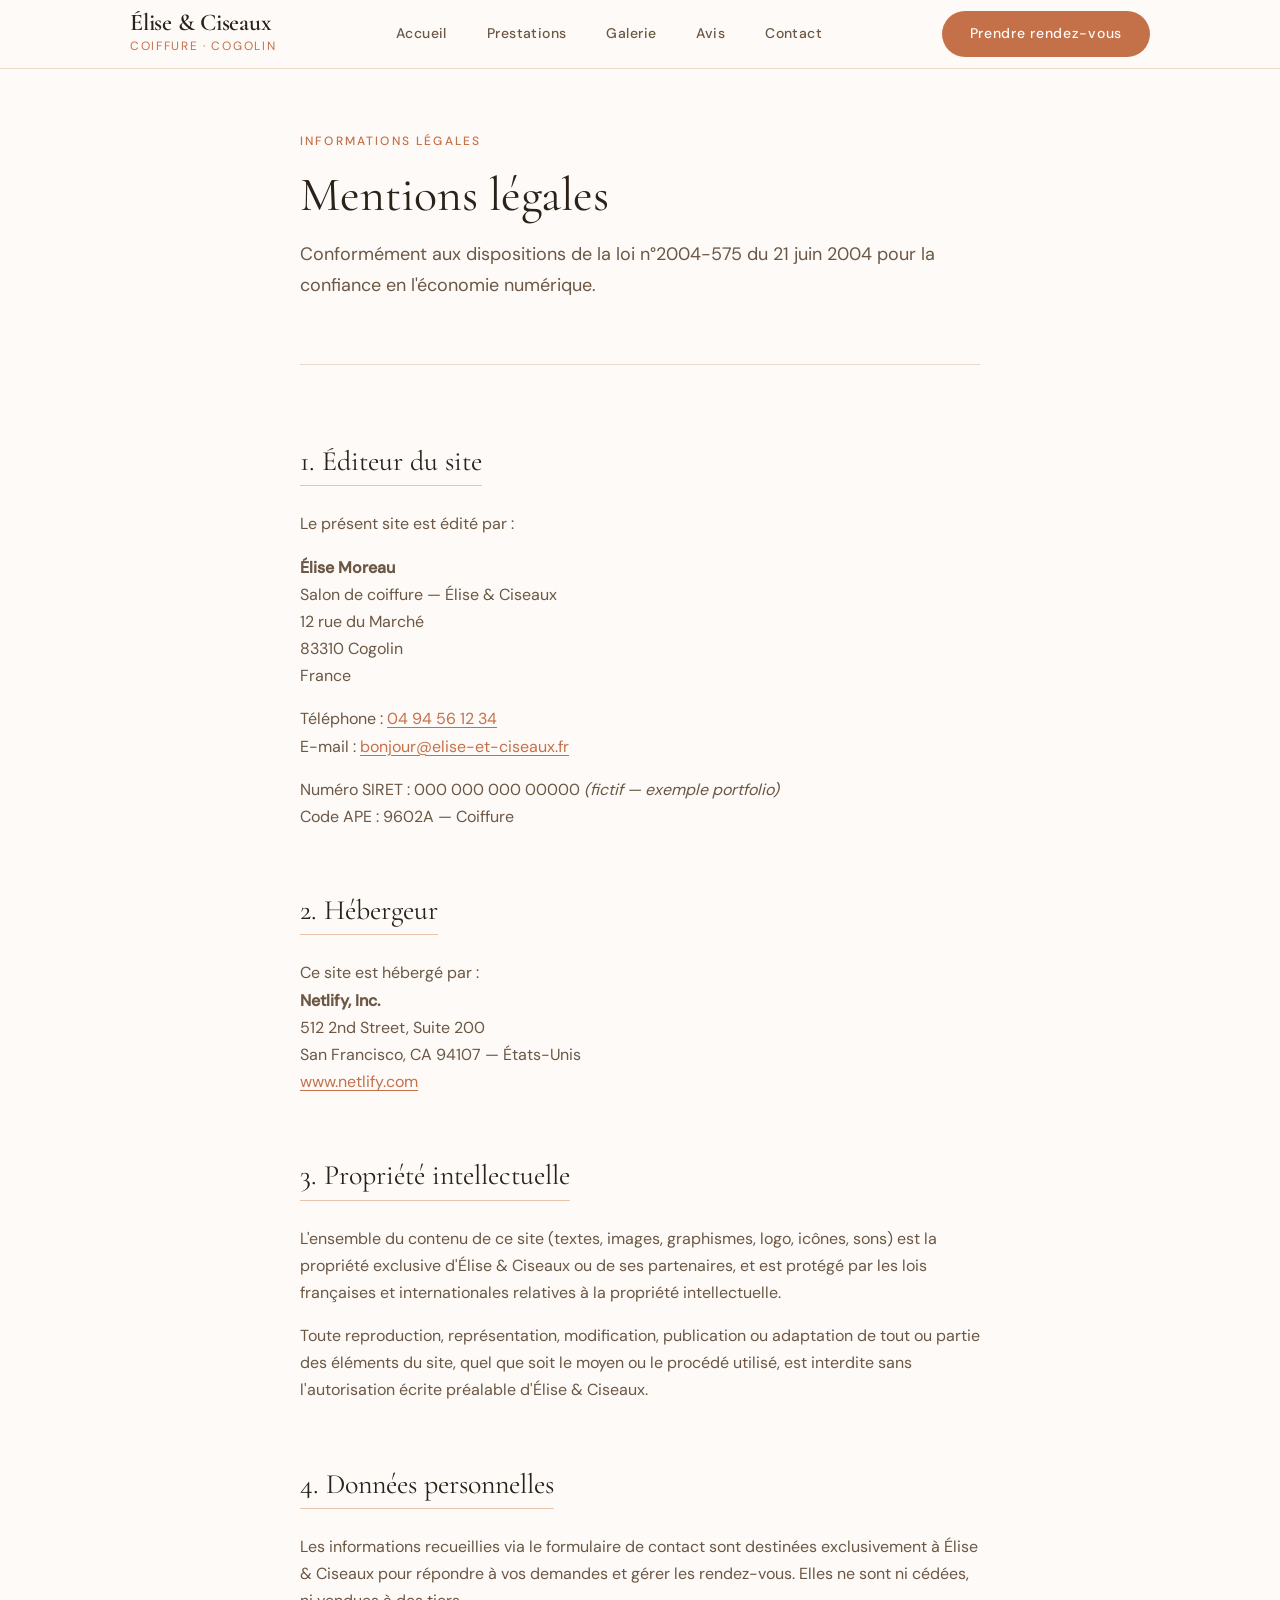
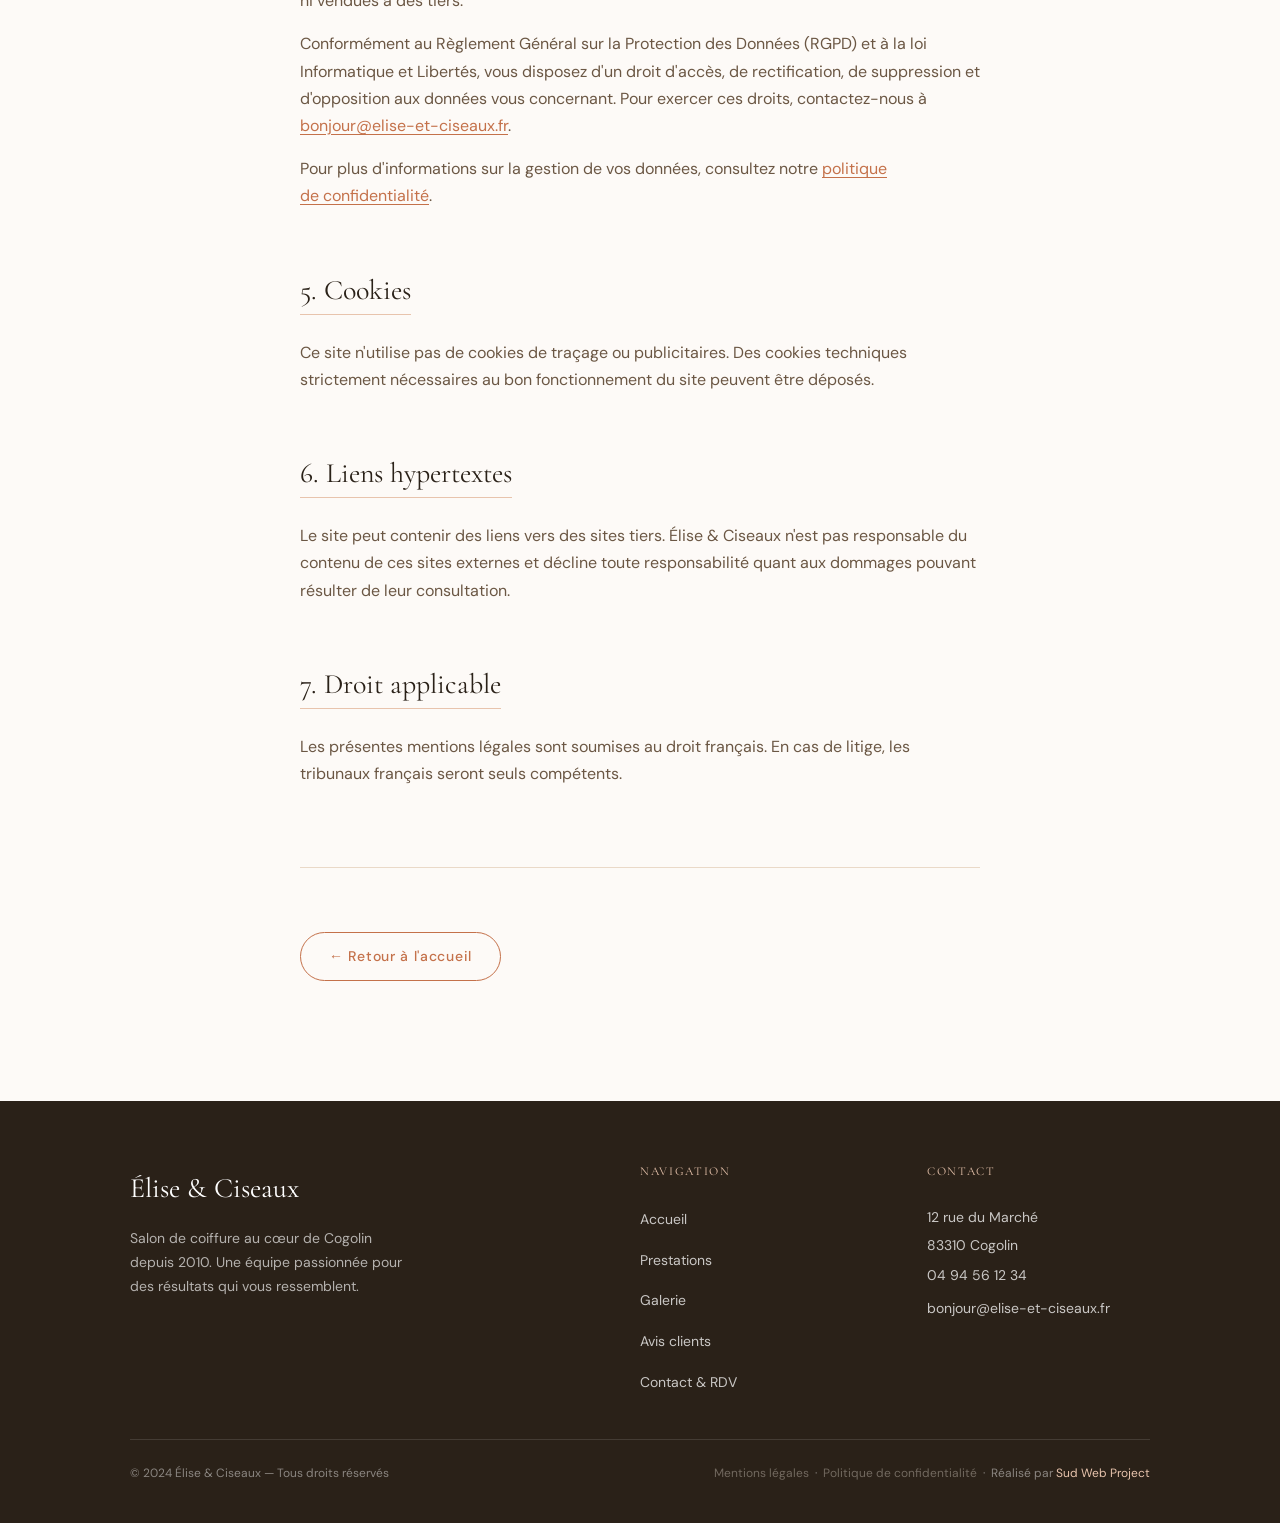
<file: mentions-legales.html>
<!DOCTYPE html>
<html lang="fr">

<head>
    <meta charset="UTF-8" />
    <meta name="viewport" content="width=device-width, initial-scale=1.0" />
    <meta name="description" content="Mentions légales du salon Élise & Ciseaux, Cogolin." />
    <meta name="robots" content="noindex, follow" />
    <title>Mentions légales — Élise & Ciseaux</title>
    <link rel="stylesheet" href="css/style.css" />
    <link rel="stylesheet" href="css/legal.css" />
    <link rel="icon"
        href="data:image/svg+xml,<svg xmlns='http://www.w3.org/2000/svg' viewBox='0 0 32 32'><text y='26' font-size='26'>✂️</text></svg>" />
</head>

<body>

    <!-- HEADER (fond blanc, pas de hero) -->
    <header class="header" role="banner">
        <div class="header__inner">
            <a href="index.html" class="header__logo" aria-label="Élise & Ciseaux — Accueil">
                <span class="header__logo-name">Élise &amp; Ciseaux</span>
                <span class="header__logo-tagline">Coiffure · Cogolin</span>
            </a>
            <nav class="header__nav" aria-label="Navigation principale">
                <a href="index.html">Accueil</a>
                <a href="services.html">Prestations</a>
                <a href="galerie.html">Galerie</a>
                <a href="avis.html">Avis</a>
                <a href="contact.html">Contact</a>
            </nav>
            <a href="contact.html#rdv" class="btn btn--primary header__cta">Prendre rendez-vous</a>
            <button class="header__burger" aria-label="Menu" aria-expanded="false">
                <span></span><span></span><span></span>
            </button>
        </div>
    </header>

    <nav class="mobile-nav" aria-label="Menu mobile">
        <a href="index.html">Accueil</a>
        <a href="services.html">Prestations</a>
        <a href="galerie.html">Galerie</a>
        <a href="avis.html">Avis</a>
        <a href="contact.html">Contact</a>
        <a href="contact.html#rdv" class="btn btn--primary" style="margin-top:1rem">Prendre rendez-vous</a>
    </nav>


    <!-- CONTENU -->
    <main class="legal" role="main">
        <div class="container container--narrow">

            <div class="legal__hero">
                <span class="section-label">Informations légales</span>
                <h1 class="legal__title">Mentions légales</h1>
                <p class="legal__intro">Conformément aux dispositions de la loi n°2004-575 du 21 juin 2004 pour la
                    confiance en l'économie numérique.</p>
            </div>

            <article class="legal__content">

                <section class="legal__section">
                    <h2>1. Éditeur du site</h2>
                    <p>Le présent site est édité par :</p>
                    <p>
                        <strong>Élise Moreau</strong><br />
                        Salon de coiffure — Élise &amp; Ciseaux<br />
                        12 rue du Marché<br />
                        83310 Cogolin<br />
                        France
                    </p>
                    <p>
                        Téléphone : <a href="tel:+33494561234">04 94 56 12 34</a><br />
                        E-mail : <a href="mailto:bonjour@elise-et-ciseaux.fr">bonjour@elise-et-ciseaux.fr</a>
                    </p>
                    <p>
                        Numéro SIRET : 000 000 000 00000 <em>(fictif — exemple portfolio)</em><br />
                        Code APE : 9602A — Coiffure
                    </p>
                </section>

                <section class="legal__section">
                    <h2>2. Hébergeur</h2>
                    <p>
                        Ce site est hébergé par :<br />
                        <strong>Netlify, Inc.</strong><br />
                        512 2nd Street, Suite 200<br />
                        San Francisco, CA 94107 — États-Unis<br />
                        <a href="https://www.netlify.com" target="_blank" rel="noopener">www.netlify.com</a>
                    </p>
                </section>

                <section class="legal__section">
                    <h2>3. Propriété intellectuelle</h2>
                    <p>
                        L'ensemble du contenu de ce site (textes, images, graphismes, logo, icônes, sons) est la
                        propriété
                        exclusive d'Élise &amp; Ciseaux ou de ses partenaires, et est protégé par les lois françaises
                        et internationales relatives à la propriété intellectuelle.
                    </p>
                    <p>
                        Toute reproduction, représentation, modification, publication ou adaptation de tout ou partie
                        des éléments du site, quel que soit le moyen ou le procédé utilisé, est interdite sans
                        l'autorisation écrite préalable d'Élise &amp; Ciseaux.
                    </p>
                </section>

                <section class="legal__section">
                    <h2>4. Données personnelles</h2>
                    <p>
                        Les informations recueillies via le formulaire de contact sont destinées exclusivement à
                        Élise &amp; Ciseaux pour répondre à vos demandes et gérer les rendez-vous.
                        Elles ne sont ni cédées, ni vendues à des tiers.
                    </p>
                    <p>
                        Conformément au Règlement Général sur la Protection des Données (RGPD) et à la loi
                        Informatique et Libertés, vous disposez d'un droit d'accès, de rectification, de suppression
                        et d'opposition aux données vous concernant. Pour exercer ces droits, contactez-nous à
                        <a href="mailto:bonjour@elise-et-ciseaux.fr">bonjour@elise-et-ciseaux.fr</a>.
                    </p>
                    <p>
                        Pour plus d'informations sur la gestion de vos données, consultez notre
                        <a href="politique-confidentialite.html">politique de confidentialité</a>.
                    </p>
                </section>

                <section class="legal__section">
                    <h2>5. Cookies</h2>
                    <p>
                        Ce site n'utilise pas de cookies de traçage ou publicitaires.
                        Des cookies techniques strictement nécessaires au bon fonctionnement du site peuvent être
                        déposés.
                    </p>
                </section>

                <section class="legal__section">
                    <h2>6. Liens hypertextes</h2>
                    <p>
                        Le site peut contenir des liens vers des sites tiers. Élise &amp; Ciseaux n'est pas
                        responsable du contenu de ces sites externes et décline toute responsabilité quant
                        aux dommages pouvant résulter de leur consultation.
                    </p>
                </section>

                <section class="legal__section">
                    <h2>7. Droit applicable</h2>
                    <p>
                        Les présentes mentions légales sont soumises au droit français.
                        En cas de litige, les tribunaux français seront seuls compétents.
                    </p>
                </section>

                <div class="legal__back">
                    <a href="index.html" class="btn btn--outline">← Retour à l'accueil</a>
                </div>

            </article>
        </div>
    </main>


    <!-- FOOTER -->
    <footer class="footer" role="contentinfo">
        <div class="container">
            <div class="footer__grid">
                <div>
                    <div class="footer__brand-name">Élise &amp; Ciseaux</div>
                    <p class="footer__brand-desc">
                        Salon de coiffure au cœur de Cogolin depuis 2010.
                        Une équipe passionnée pour des résultats qui vous ressemblent.
                    </p>
                </div>
                <div class="footer__col">
                    <h3 class="footer__col-title">Navigation</h3>
                    <ul>
                        <li><a href="index.html">Accueil</a></li>
                        <li><a href="services.html">Prestations</a></li>
                        <li><a href="galerie.html">Galerie</a></li>
                        <li><a href="avis.html">Avis clients</a></li>
                        <li><a href="contact.html">Contact &amp; RDV</a></li>
                    </ul>
                </div>
                <div class="footer__col">
                    <h3 class="footer__col-title">Contact</h3>
                    <address>
                        12 rue du Marché<br />83310 Cogolin<br />
                        <a href="tel:+33494561234">04 94 56 12 34</a><br />
                        <a href="mailto:bonjour@elise-et-ciseaux.fr">bonjour@elise-et-ciseaux.fr</a>
                    </address>
                </div>
            </div>
            <div class="footer__bottom">
                <span>© 2024 Élise &amp; Ciseaux — Tous droits réservés</span>
                <span>
                    <a href="mentions-legales.html" style="color:rgba(245,237,227,0.35)">Mentions légales</a>
                    &nbsp;·&nbsp;
                    <a href="politique-confidentialite.html" style="color:rgba(245,237,227,0.35)">Politique de
                        confidentialité</a>
                    &nbsp;·&nbsp;
                    Réalisé par <a href="#" style="color:var(--clr-terra-light)">Sud Web Project</a>
                </span>
            </div>
        </div>
    </footer>

    <script src="js/main.js"></script>
</body>

</html>
</file>
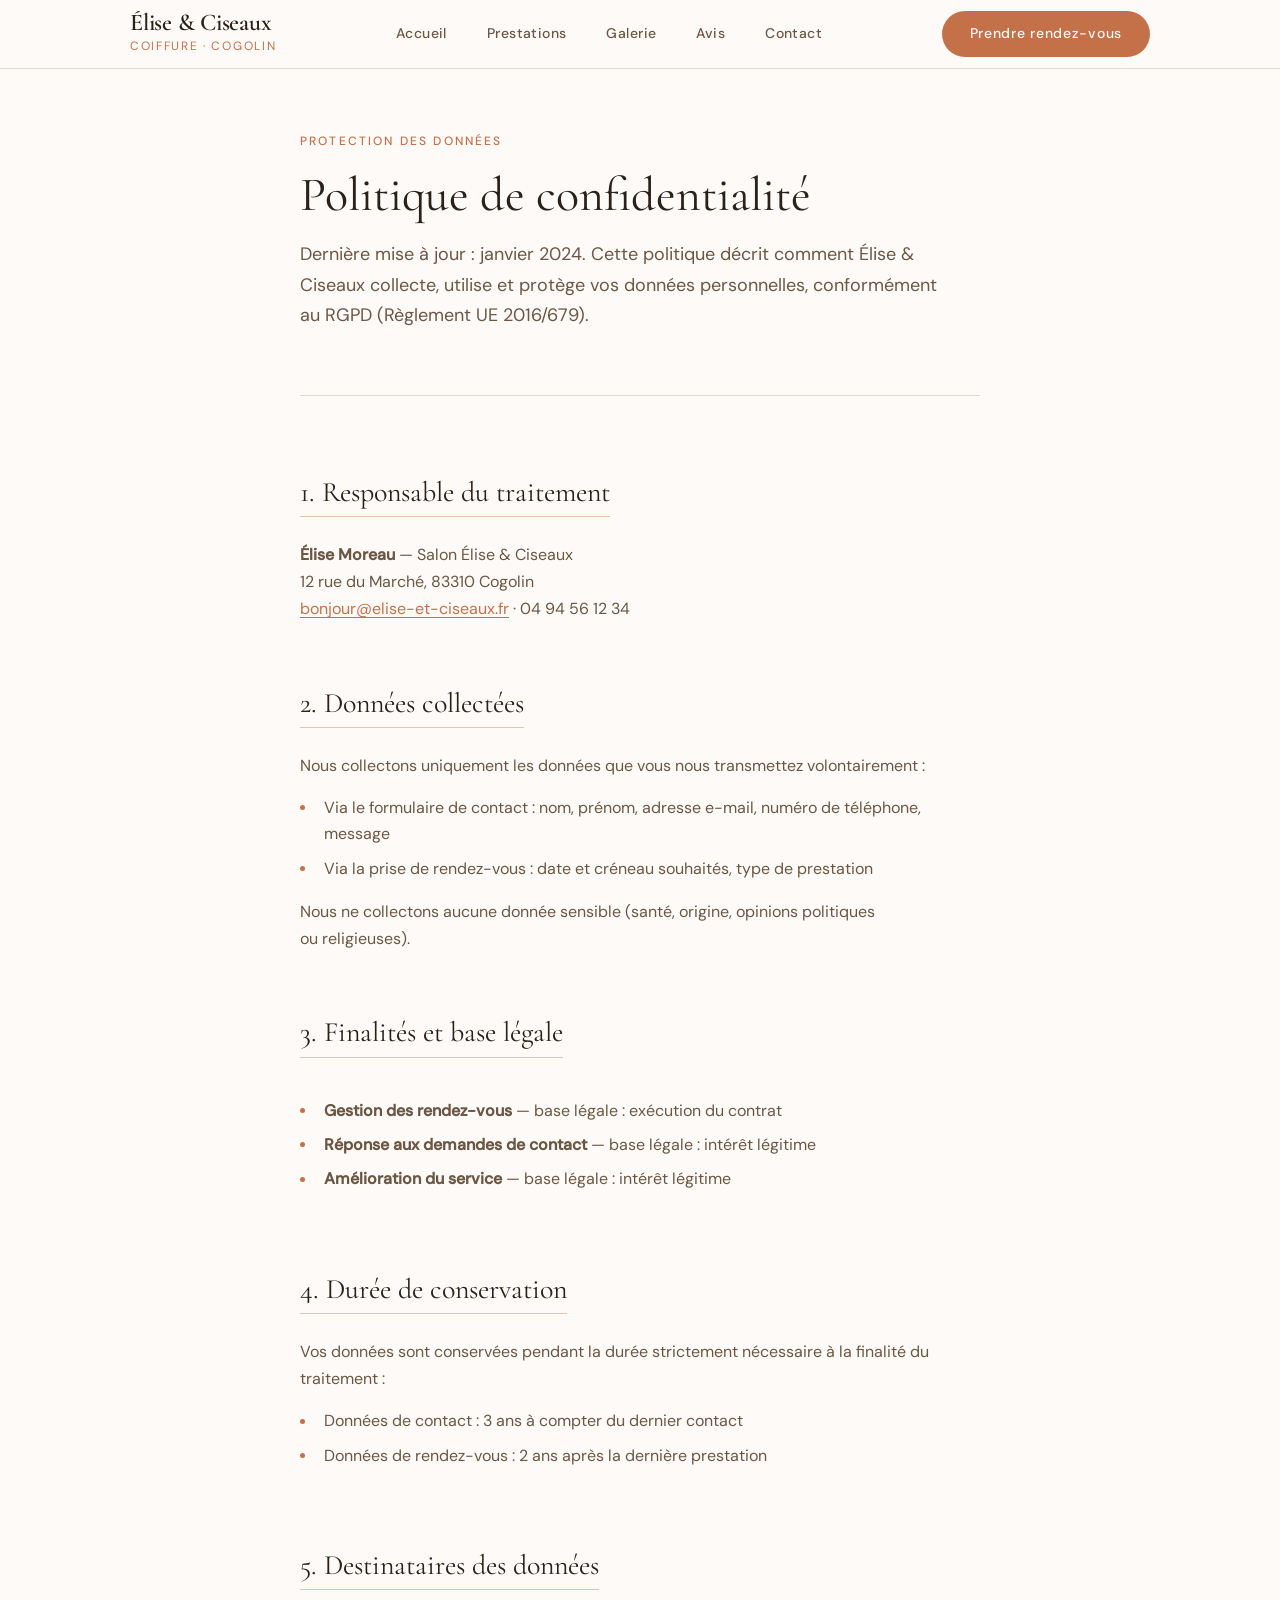
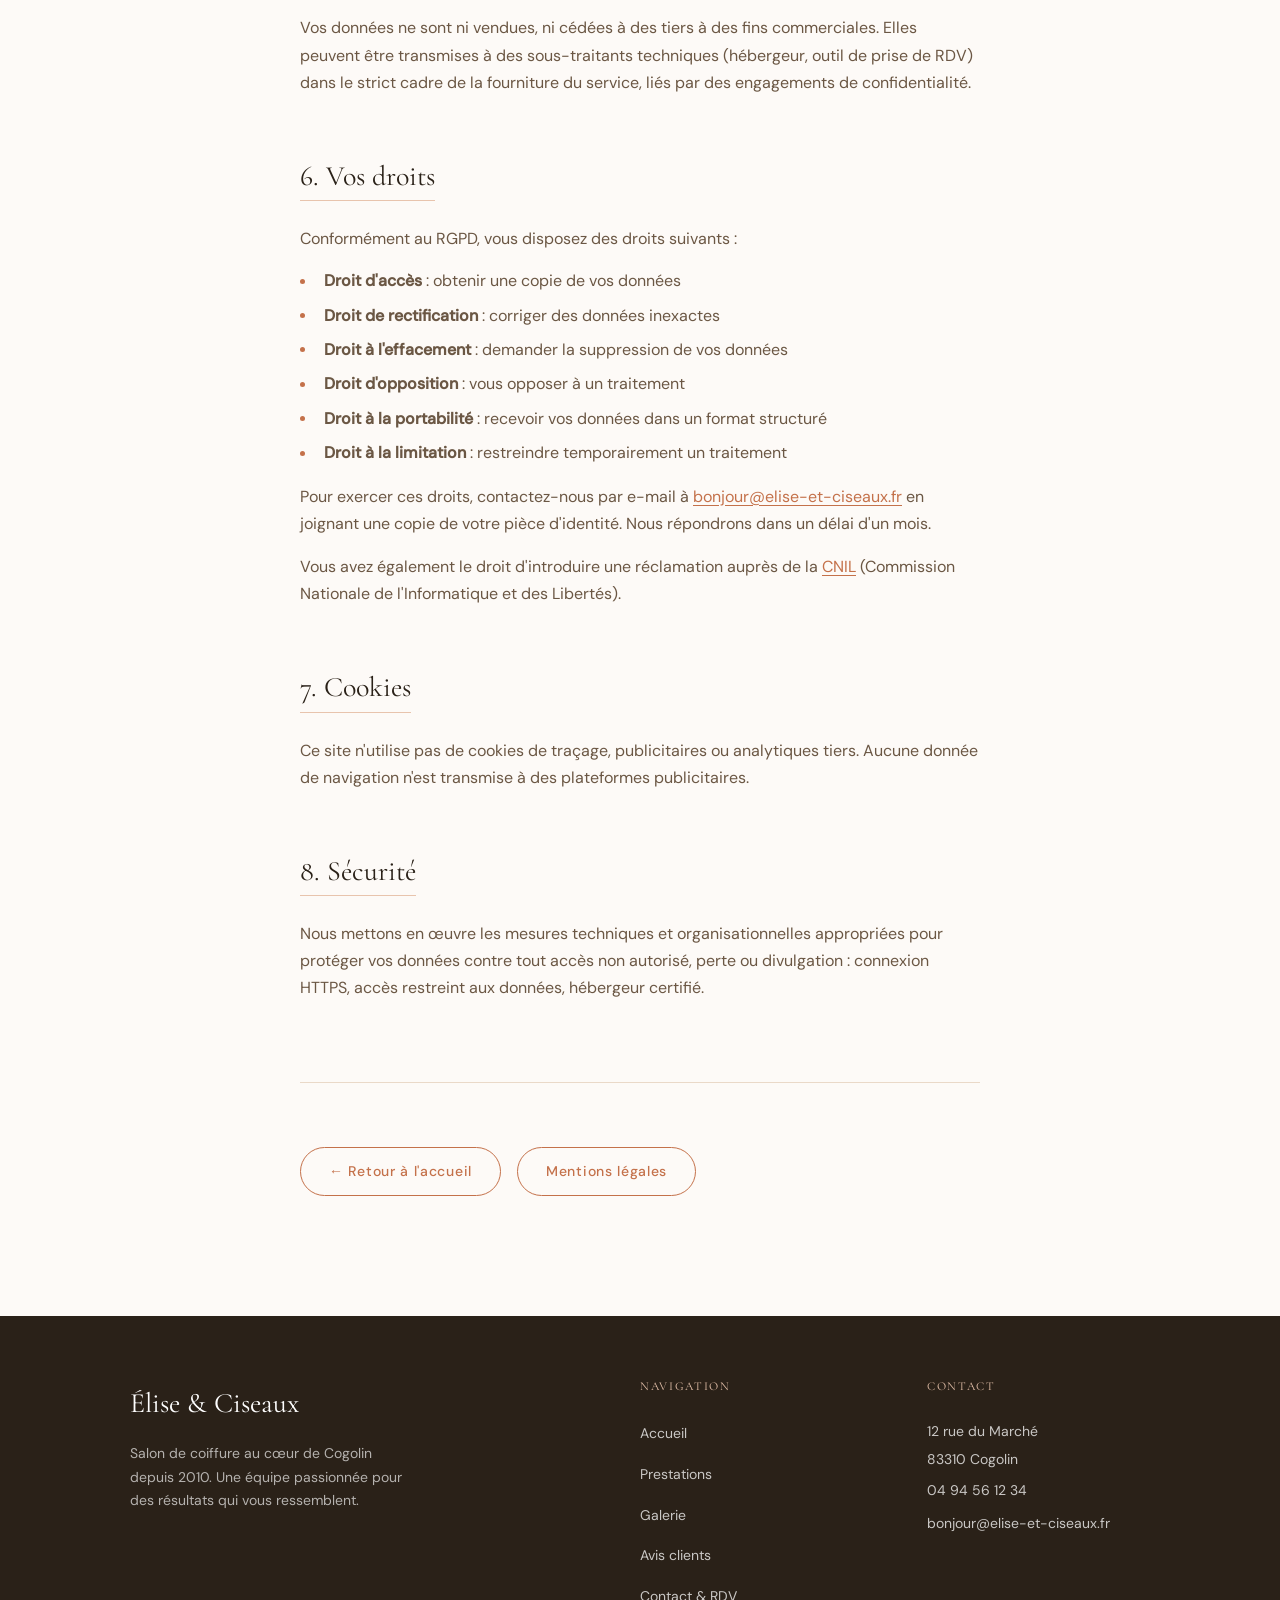
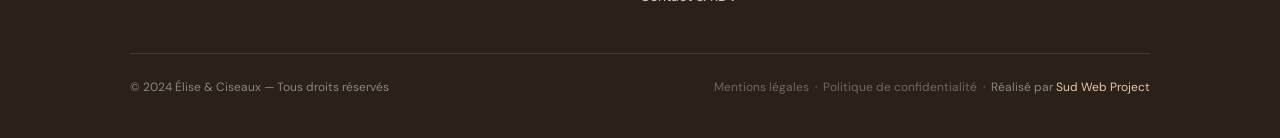
<file: politique-confidentialite.html>
<!DOCTYPE html>
<html lang="fr">

<head>
    <meta charset="UTF-8" />
    <meta name="viewport" content="width=device-width, initial-scale=1.0" />
    <meta name="description" content="Politique de confidentialité du salon Élise & Ciseaux, Cogolin." />
    <meta name="robots" content="noindex, follow" />
    <title>Politique de confidentialité — Élise & Ciseaux</title>
    <link rel="stylesheet" href="css/style.css" />
    <link rel="stylesheet" href="css/legal.css" />
    <link rel="icon"
        href="data:image/svg+xml,<svg xmlns='http://www.w3.org/2000/svg' viewBox='0 0 32 32'><text y='26' font-size='26'>✂️</text></svg>" />
</head>

<body>

    <header class="header" role="banner">
        <div class="header__inner">
            <a href="index.html" class="header__logo" aria-label="Élise & Ciseaux — Accueil">
                <span class="header__logo-name">Élise &amp; Ciseaux</span>
                <span class="header__logo-tagline">Coiffure · Cogolin</span>
            </a>
            <nav class="header__nav" aria-label="Navigation principale">
                <a href="index.html">Accueil</a>
                <a href="services.html">Prestations</a>
                <a href="galerie.html">Galerie</a>
                <a href="avis.html">Avis</a>
                <a href="contact.html">Contact</a>
            </nav>
            <a href="contact.html#rdv" class="btn btn--primary header__cta">Prendre rendez-vous</a>
            <button class="header__burger" aria-label="Menu" aria-expanded="false">
                <span></span><span></span><span></span>
            </button>
        </div>
    </header>

    <nav class="mobile-nav" aria-label="Menu mobile">
        <a href="index.html">Accueil</a>
        <a href="services.html">Prestations</a>
        <a href="galerie.html">Galerie</a>
        <a href="avis.html">Avis</a>
        <a href="contact.html">Contact</a>
        <a href="contact.html#rdv" class="btn btn--primary" style="margin-top:1rem">Prendre rendez-vous</a>
    </nav>


    <main class="legal" role="main">
        <div class="container container--narrow">

            <div class="legal__hero">
                <span class="section-label">Protection des données</span>
                <h1 class="legal__title">Politique de confidentialité</h1>
                <p class="legal__intro">
                    Dernière mise à jour : janvier 2024.
                    Cette politique décrit comment Élise &amp; Ciseaux collecte, utilise et protège vos données
                    personnelles,
                    conformément au RGPD (Règlement UE 2016/679).
                </p>
            </div>

            <article class="legal__content">

                <section class="legal__section">
                    <h2>1. Responsable du traitement</h2>
                    <p>
                        <strong>Élise Moreau</strong> — Salon Élise &amp; Ciseaux<br />
                        12 rue du Marché, 83310 Cogolin<br />
                        <a href="mailto:bonjour@elise-et-ciseaux.fr">bonjour@elise-et-ciseaux.fr</a> · 04 94 56 12 34
                    </p>
                </section>

                <section class="legal__section">
                    <h2>2. Données collectées</h2>
                    <p>Nous collectons uniquement les données que vous nous transmettez volontairement :</p>
                    <ul class="legal__list">
                        <li>Via le formulaire de contact : nom, prénom, adresse e-mail, numéro de téléphone, message
                        </li>
                        <li>Via la prise de rendez-vous : date et créneau souhaités, type de prestation</li>
                    </ul>
                    <p>Nous ne collectons aucune donnée sensible (santé, origine, opinions politiques ou religieuses).
                    </p>
                </section>

                <section class="legal__section">
                    <h2>3. Finalités et base légale</h2>
                    <ul class="legal__list">
                        <li><strong>Gestion des rendez-vous</strong> — base légale : exécution du contrat</li>
                        <li><strong>Réponse aux demandes de contact</strong> — base légale : intérêt légitime</li>
                        <li><strong>Amélioration du service</strong> — base légale : intérêt légitime</li>
                    </ul>
                </section>

                <section class="legal__section">
                    <h2>4. Durée de conservation</h2>
                    <p>
                        Vos données sont conservées pendant la durée strictement nécessaire à la finalité du traitement
                        :
                    </p>
                    <ul class="legal__list">
                        <li>Données de contact : 3 ans à compter du dernier contact</li>
                        <li>Données de rendez-vous : 2 ans après la dernière prestation</li>
                    </ul>
                </section>

                <section class="legal__section">
                    <h2>5. Destinataires des données</h2>
                    <p>
                        Vos données ne sont ni vendues, ni cédées à des tiers à des fins commerciales.
                        Elles peuvent être transmises à des sous-traitants techniques (hébergeur, outil de prise de RDV)
                        dans le strict cadre de la fourniture du service, liés par des engagements de confidentialité.
                    </p>
                </section>

                <section class="legal__section">
                    <h2>6. Vos droits</h2>
                    <p>Conformément au RGPD, vous disposez des droits suivants :</p>
                    <ul class="legal__list">
                        <li><strong>Droit d'accès</strong> : obtenir une copie de vos données</li>
                        <li><strong>Droit de rectification</strong> : corriger des données inexactes</li>
                        <li><strong>Droit à l'effacement</strong> : demander la suppression de vos données</li>
                        <li><strong>Droit d'opposition</strong> : vous opposer à un traitement</li>
                        <li><strong>Droit à la portabilité</strong> : recevoir vos données dans un format structuré</li>
                        <li><strong>Droit à la limitation</strong> : restreindre temporairement un traitement</li>
                    </ul>
                    <p>
                        Pour exercer ces droits, contactez-nous par e-mail à
                        <a href="mailto:bonjour@elise-et-ciseaux.fr">bonjour@elise-et-ciseaux.fr</a>
                        en joignant une copie de votre pièce d'identité. Nous répondrons dans un délai d'un mois.
                    </p>
                    <p>
                        Vous avez également le droit d'introduire une réclamation auprès de la
                        <a href="https://www.cnil.fr" target="_blank" rel="noopener">CNIL</a>
                        (Commission Nationale de l'Informatique et des Libertés).
                    </p>
                </section>

                <section class="legal__section">
                    <h2>7. Cookies</h2>
                    <p>
                        Ce site n'utilise pas de cookies de traçage, publicitaires ou analytiques tiers.
                        Aucune donnée de navigation n'est transmise à des plateformes publicitaires.
                    </p>
                </section>

                <section class="legal__section">
                    <h2>8. Sécurité</h2>
                    <p>
                        Nous mettons en œuvre les mesures techniques et organisationnelles appropriées pour protéger
                        vos données contre tout accès non autorisé, perte ou divulgation :
                        connexion HTTPS, accès restreint aux données, hébergeur certifié.
                    </p>
                </section>

                <div class="legal__back">
                    <a href="index.html" class="btn btn--outline">← Retour à l'accueil</a>
                    <a href="mentions-legales.html" class="btn btn--outline">Mentions légales</a>
                </div>

            </article>
        </div>
    </main>


    <footer class="footer" role="contentinfo">
        <div class="container">
            <div class="footer__grid">
                <div>
                    <div class="footer__brand-name">Élise &amp; Ciseaux</div>
                    <p class="footer__brand-desc">
                        Salon de coiffure au cœur de Cogolin depuis 2010.
                        Une équipe passionnée pour des résultats qui vous ressemblent.
                    </p>
                </div>
                <div class="footer__col">
                    <h3 class="footer__col-title">Navigation</h3>
                    <ul>
                        <li><a href="index.html">Accueil</a></li>
                        <li><a href="services.html">Prestations</a></li>
                        <li><a href="galerie.html">Galerie</a></li>
                        <li><a href="avis.html">Avis clients</a></li>
                        <li><a href="contact.html">Contact &amp; RDV</a></li>
                    </ul>
                </div>
                <div class="footer__col">
                    <h3 class="footer__col-title">Contact</h3>
                    <address>
                        12 rue du Marché<br />83310 Cogolin<br />
                        <a href="tel:+33494561234">04 94 56 12 34</a><br />
                        <a href="mailto:bonjour@elise-et-ciseaux.fr">bonjour@elise-et-ciseaux.fr</a>
                    </address>
                </div>
            </div>
            <div class="footer__bottom">
                <span>© 2024 Élise &amp; Ciseaux — Tous droits réservés</span>
                <span>
                    <a href="mentions-legales.html" style="color:rgba(245,237,227,0.35)">Mentions légales</a>
                    &nbsp;·&nbsp;
                    <a href="politique-confidentialite.html" style="color:rgba(245,237,227,0.35)">Politique de
                        confidentialité</a>
                    &nbsp;·&nbsp;
                    Réalisé par <a href="#" style="color:var(--clr-terra-light)">Sud Web Project</a>
                </span>
            </div>
        </div>
    </footer>

    <script src="js/main.js"></script>
</body>

</html>
</file>
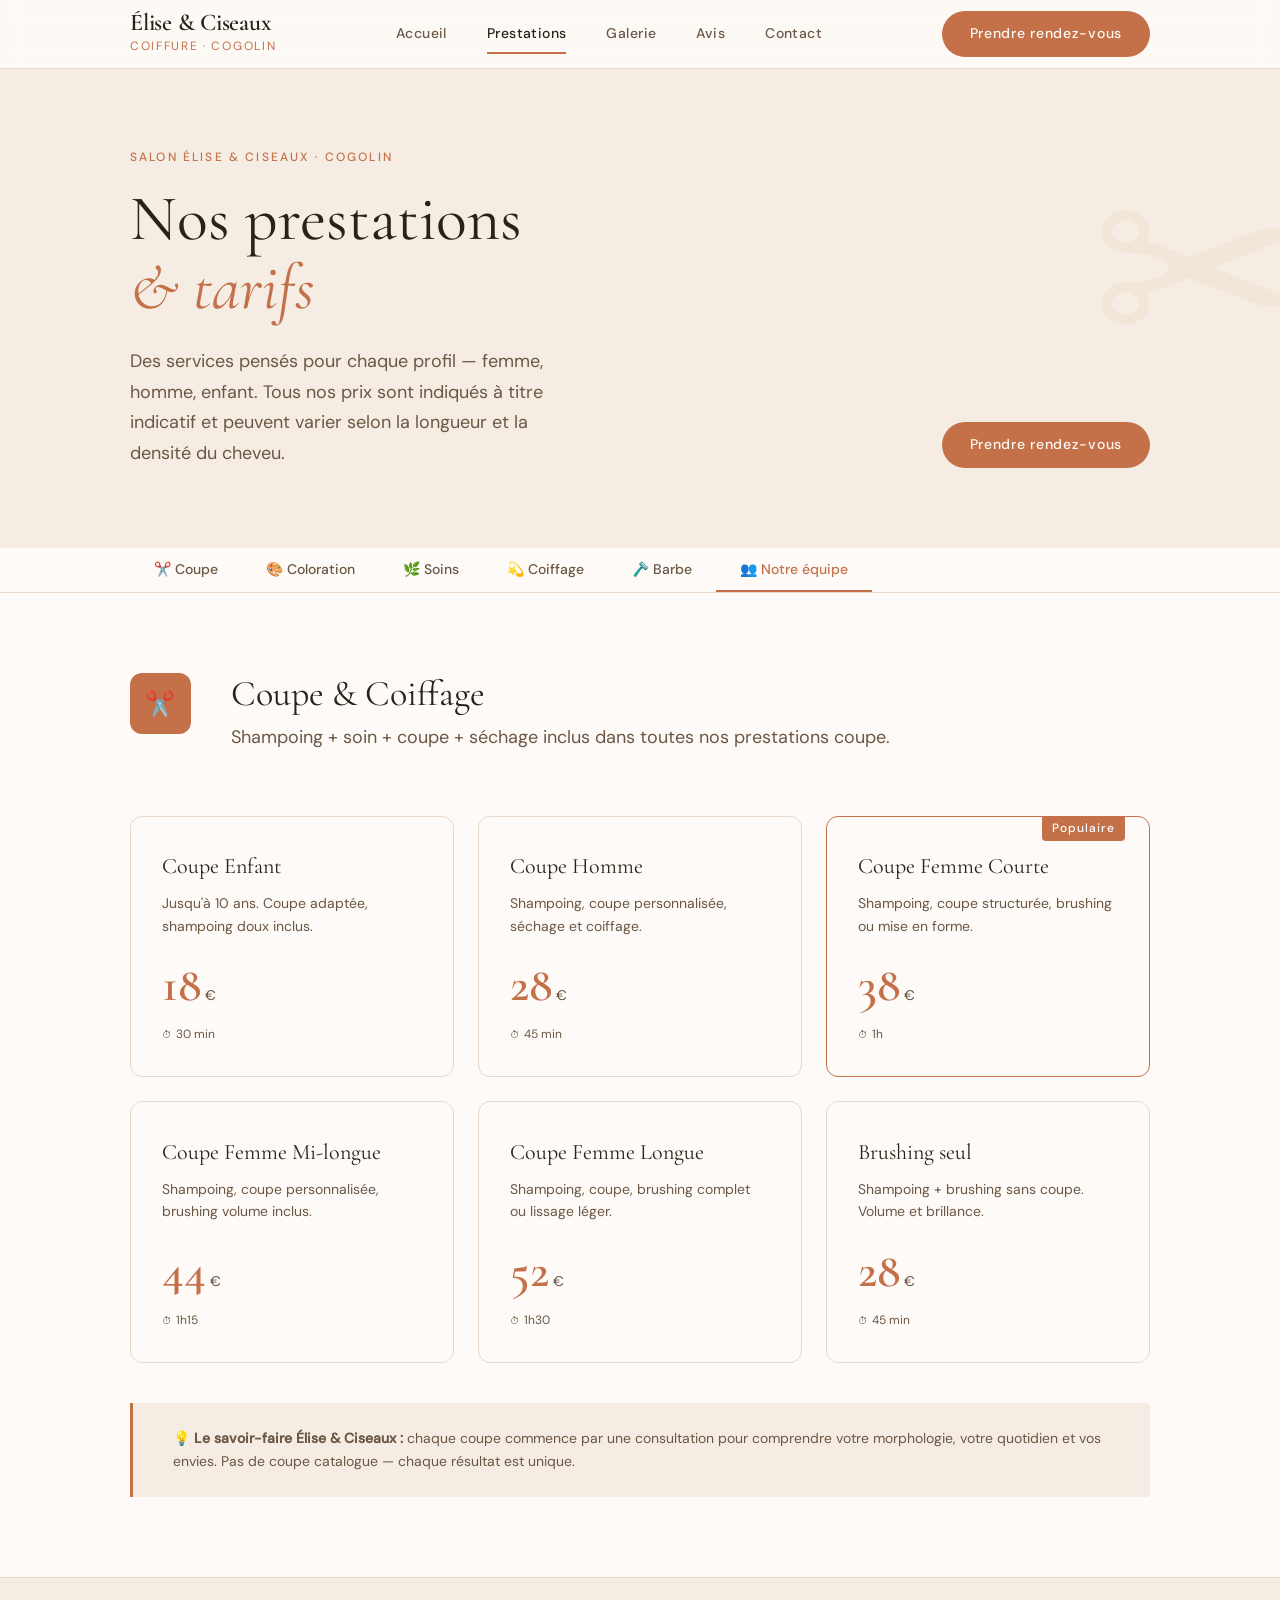
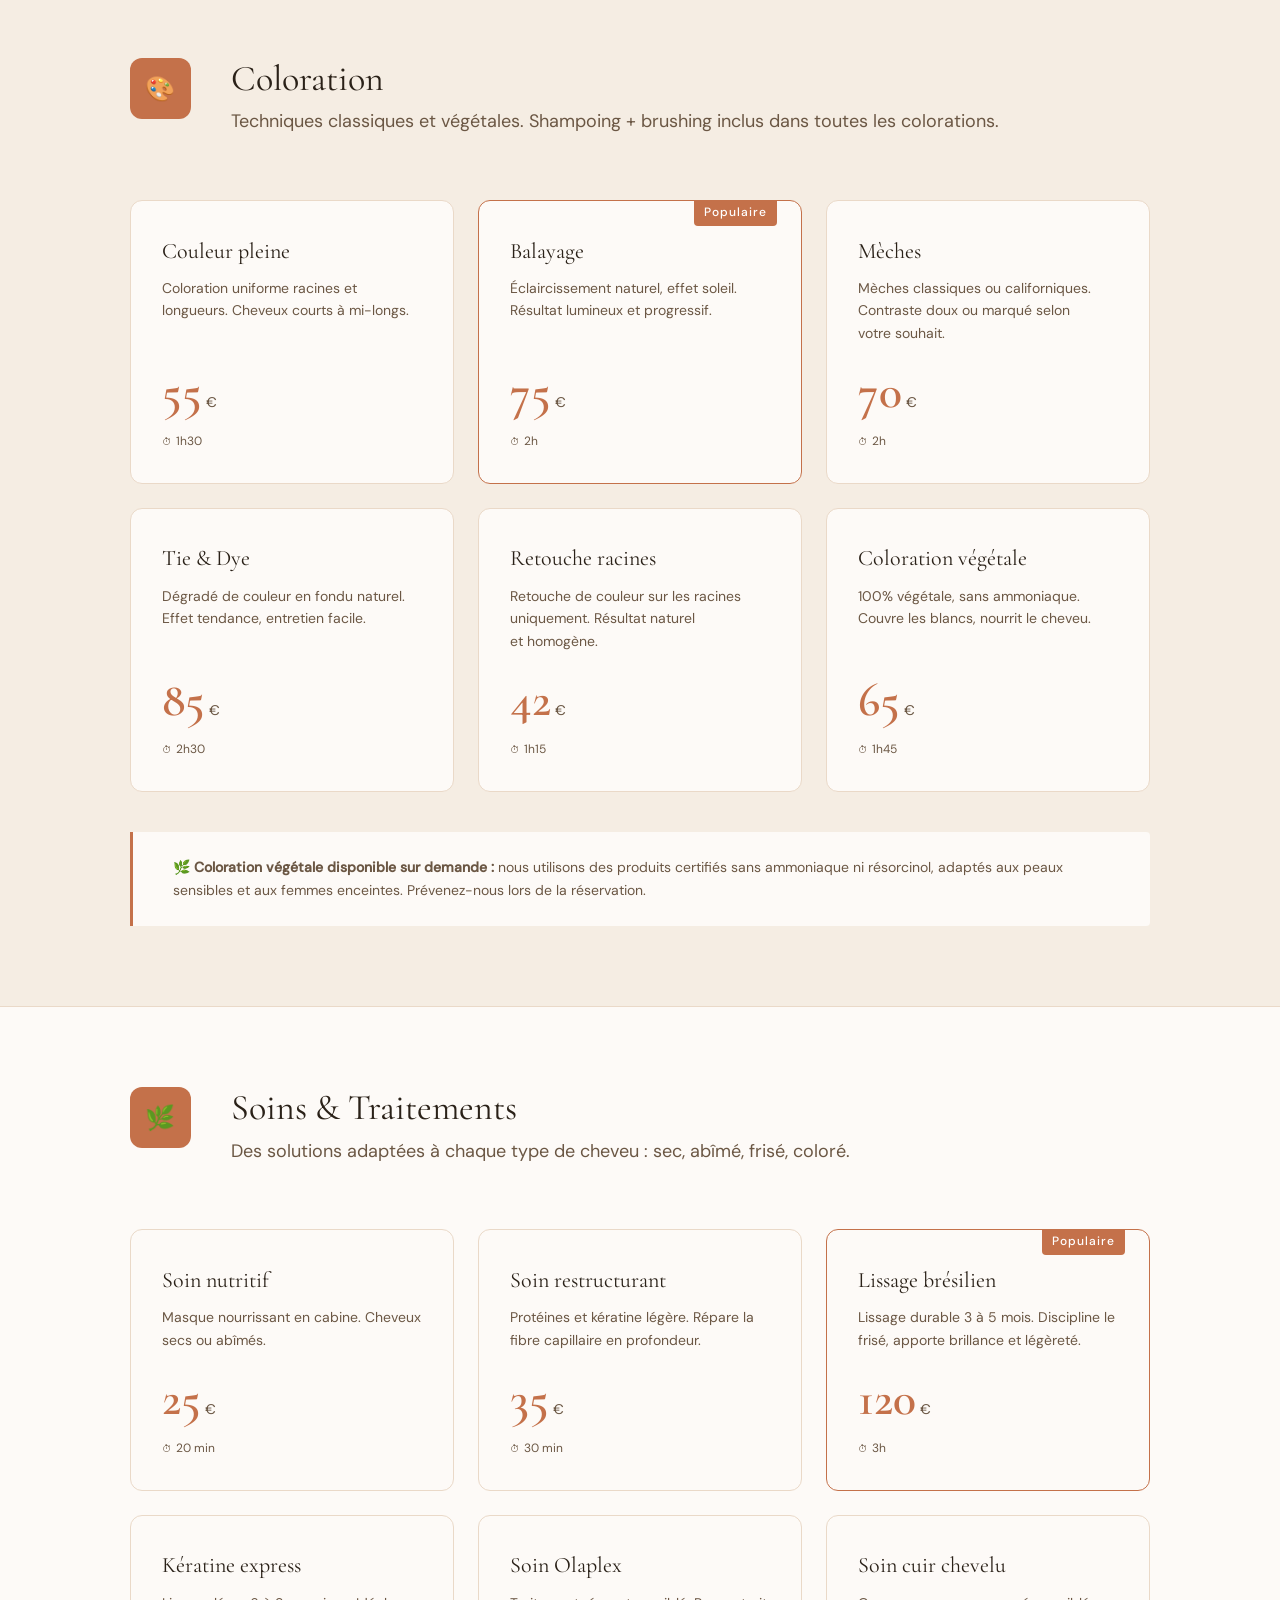
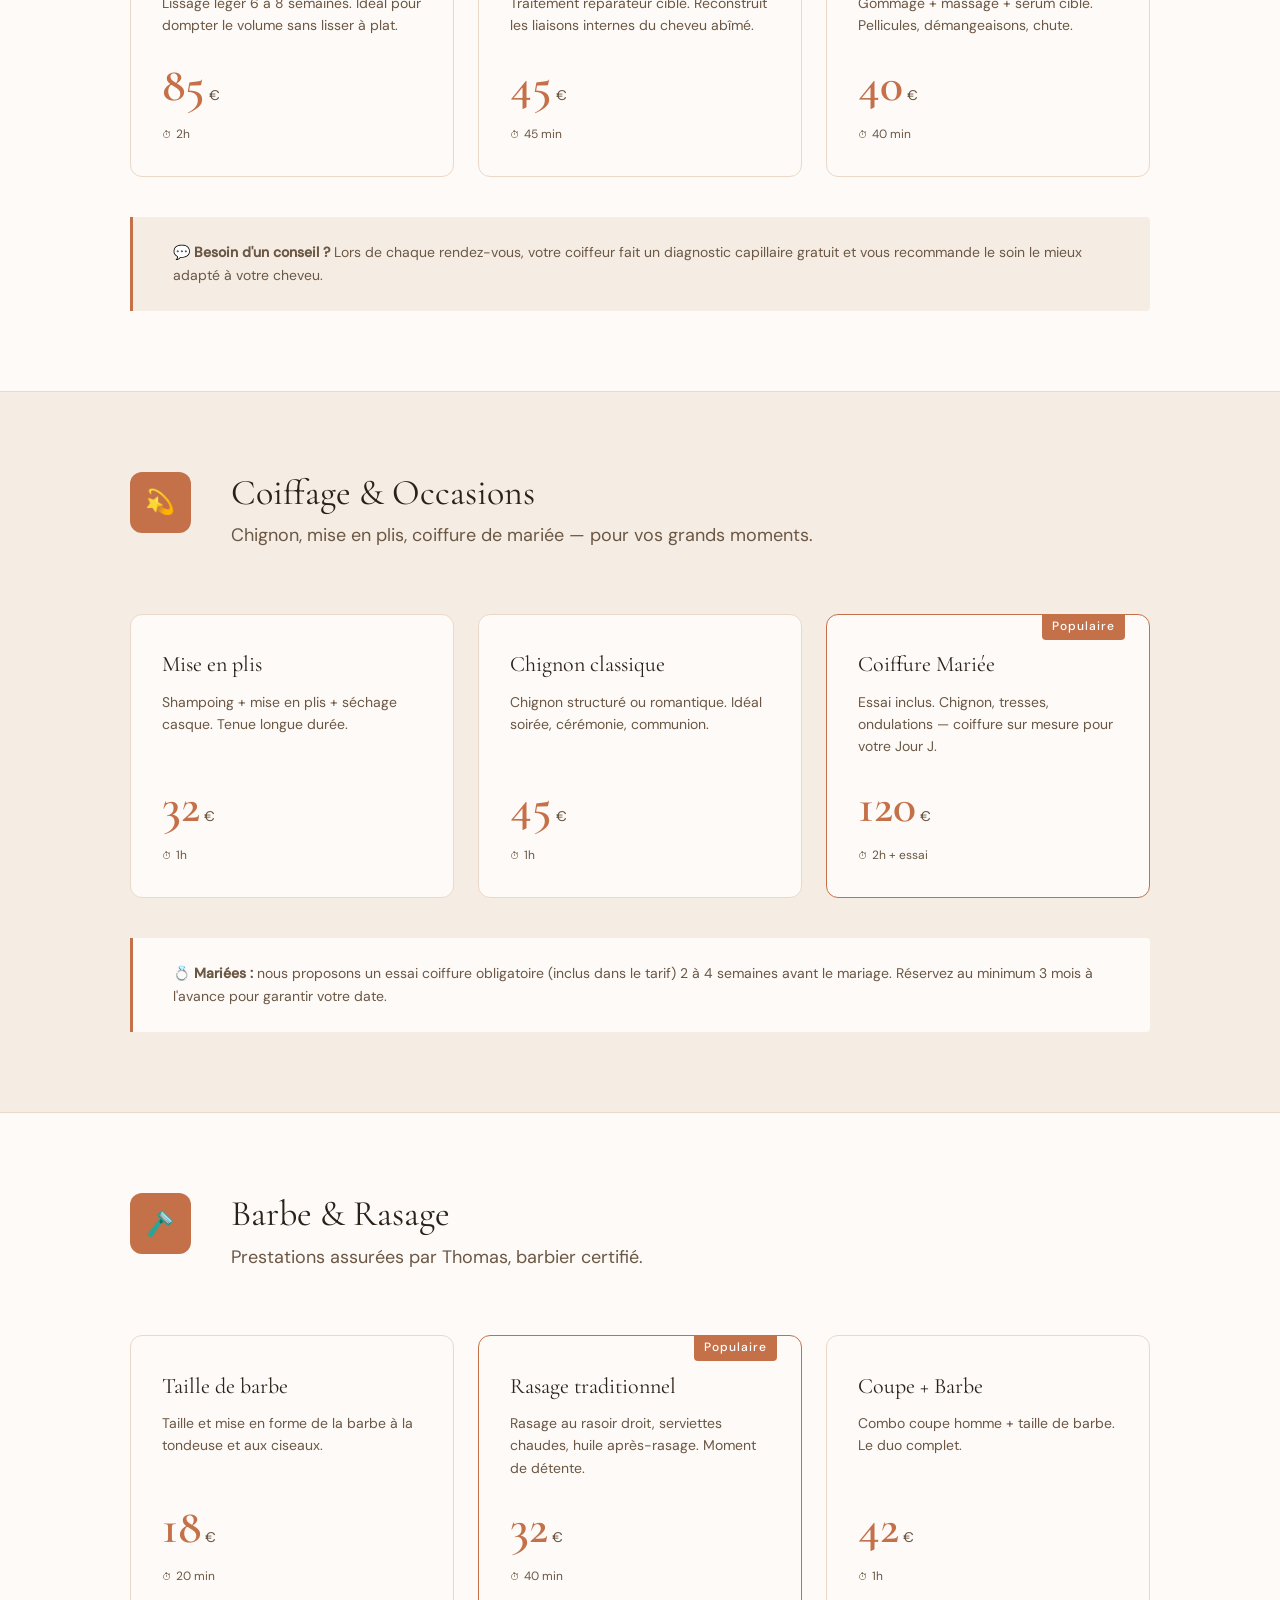
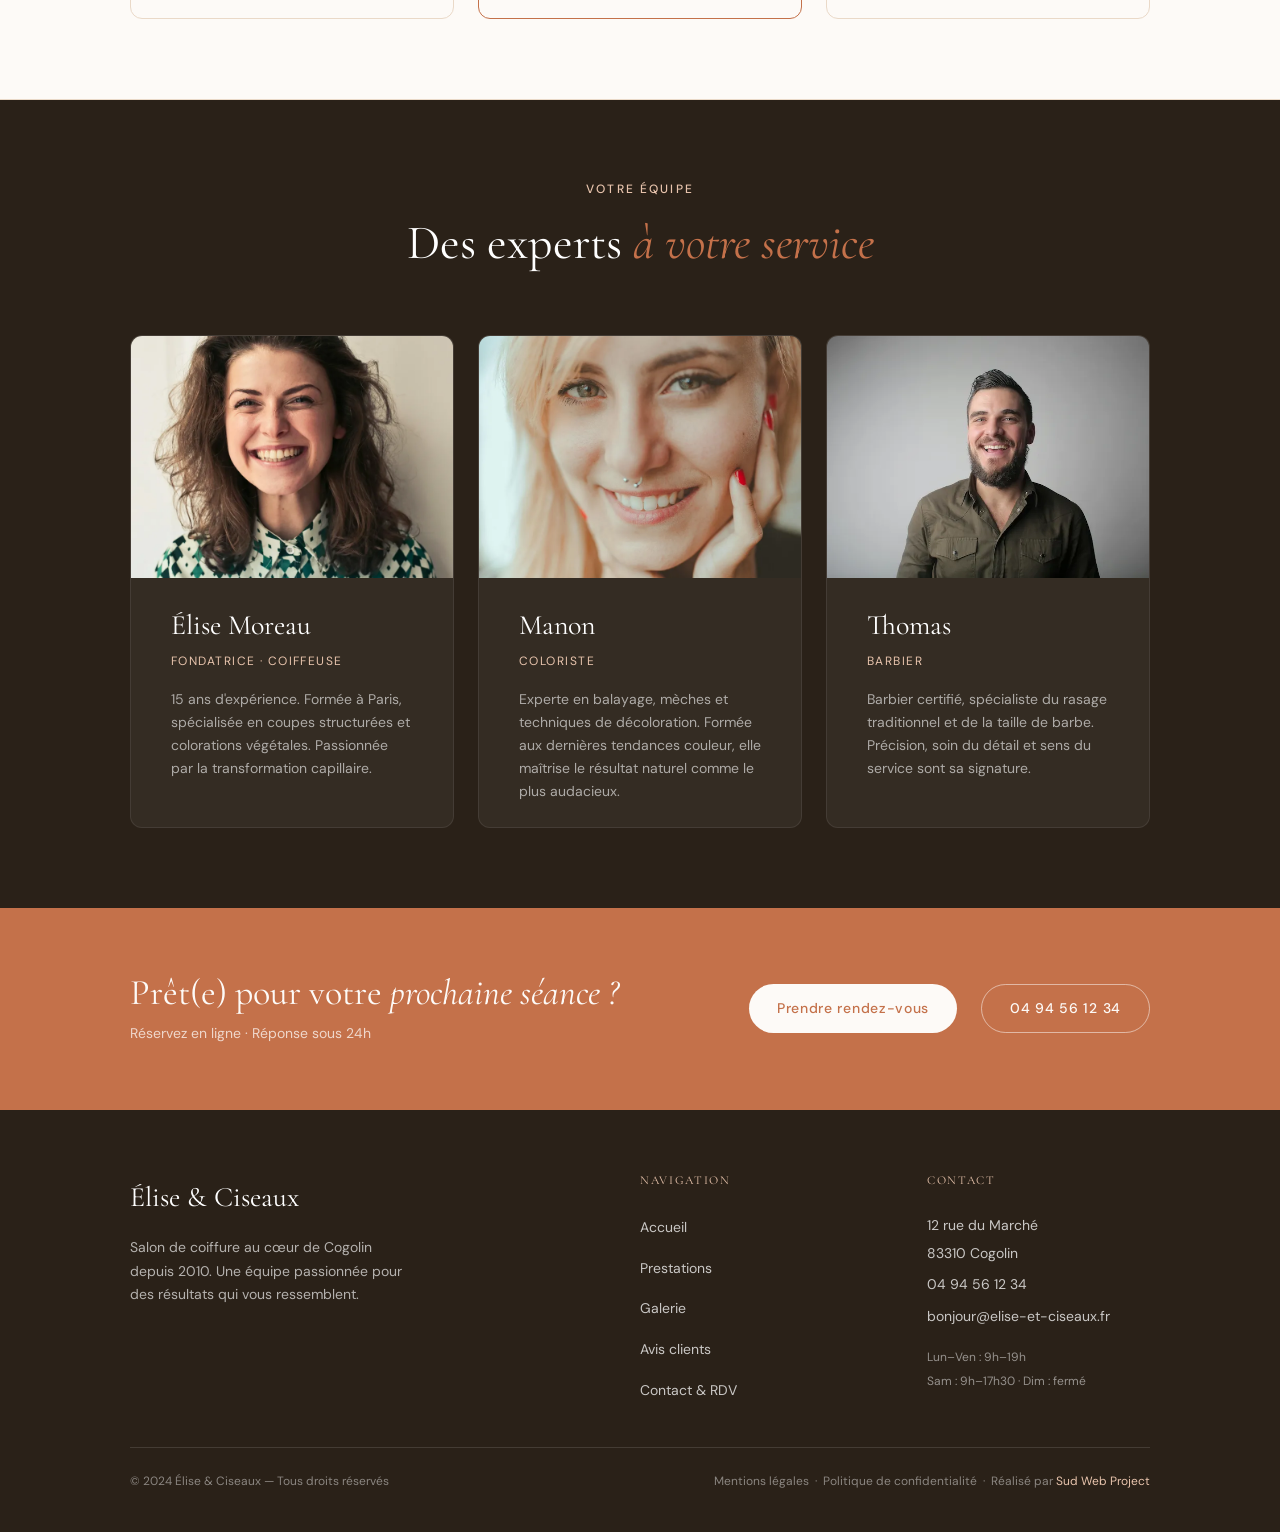
<file: services.html>
<!DOCTYPE html>
<html lang="fr">

<head>
    <meta charset="UTF-8" />
    <meta name="viewport" content="width=device-width, initial-scale=1.0" />
    <meta name="description"
        content="Prestations et tarifs du salon Élise & Ciseaux à Cogolin — coupe femme, homme, enfant, coloration, balayage, soins capillaires. À partir de 18€." />
    <meta name="robots" content="index, follow" />

    <meta property="og:title" content="Prestations & Tarifs — Élise & Ciseaux, Cogolin" />
    <meta property="og:description"
        content="Tous les tarifs coiffure : coupe, couleur, soins, barbe. Salon à Cogolin, Golfe de Saint-Tropez." />
    <meta property="og:type" content="website" />
    <meta property="og:locale" content="fr_FR" />

    <title>Prestations & Tarifs — Élise & Ciseaux · Salon de Coiffure Cogolin</title>

    <link rel="stylesheet" href="css/style.css" />
    <link rel="stylesheet" href="css/services.css" />

    <link rel="icon"
        href="data:image/svg+xml,<svg xmlns='http://www.w3.org/2000/svg' viewBox='0 0 32 32'><text y='26' font-size='26'>✂️</text></svg>" />
</head>

<body>

    <!-- ════════════════════════════════════
       HEADER
  ════════════════════════════════════ -->
    <header class="header" role="banner">
        <div class="header__inner">
            <a href="index.html" class="header__logo" aria-label="Élise & Ciseaux — Accueil">
                <span class="header__logo-name">Élise &amp; Ciseaux</span>
                <span class="header__logo-tagline">Coiffure · Cogolin</span>
            </a>
            <nav class="header__nav" aria-label="Navigation principale">
                <a href="index.html">Accueil</a>
                <a href="services.html" class="active">Prestations</a>
                <a href="galerie.html">Galerie</a>
                <a href="avis.html">Avis</a>
                <a href="contact.html">Contact</a>
            </nav>
            <a href="contact.html#rdv" class="btn btn--primary header__cta">Prendre rendez-vous</a>
            <button class="header__burger" aria-label="Menu" aria-expanded="false">
                <span></span><span></span><span></span>
            </button>
        </div>
    </header>

    <nav class="mobile-nav" aria-label="Menu mobile">
        <a href="index.html">Accueil</a>
        <a href="services.html">Prestations</a>
        <a href="galerie.html">Galerie</a>
        <a href="avis.html">Avis</a>
        <a href="contact.html">Contact</a>
        <a href="contact.html#rdv" class="btn btn--primary" style="margin-top:1rem">Prendre rendez-vous</a>
    </nav>


    <!-- ════════════════════════════════════
       BANDEAU PAGE
  ════════════════════════════════════ -->
    <section class="page-hero" aria-label="Titre de la page">
        <div class="container">
            <div class="page-hero__inner">
                <div>
                    <span class="section-label">Salon Élise &amp; Ciseaux · Cogolin</span>
                    <h1 class="page-hero__title">
                        Nos prestations<br />
                        <em>&amp; tarifs</em>
                    </h1>
                    <p class="page-hero__sub">
                        Des services pensés pour chaque profil — femme, homme, enfant.
                        Tous nos prix sont indiqués à titre indicatif et peuvent varier
                        selon la longueur et la densité du cheveu.
                    </p>
                </div>
                <div class="page-hero__cta">
                    <a href="contact.html#rdv" class="btn btn--primary">Prendre rendez-vous</a>
                </div>
            </div>
        </div>
    </section>


    <!-- ════════════════════════════════════
       NAV ANCRES STICKY
  ════════════════════════════════════ -->
    <nav class="services-nav" aria-label="Catégories de prestations">
        <div class="services-nav__inner">
            <a href="#coupe" class="services-nav__link active">✂️ Coupe</a>
            <a href="#coloration" class="services-nav__link">🎨 Coloration</a>
            <a href="#soins" class="services-nav__link">🌿 Soins</a>
            <a href="#coiffage" class="services-nav__link">💫 Coiffage</a>
            <a href="#barbe" class="services-nav__link">🪒 Barbe</a>
            <a href="#equipe" class="services-nav__link">👥 Notre équipe</a>
        </div>
    </nav>


    <main>

        <!-- ════════════════════════════════════
         COUPE
    ════════════════════════════════════ -->
        <section class="prestation section" id="coupe" aria-labelledby="coupe-title">
            <div class="container">

                <div class="prestation__head">
                    <div class="prestation__icon">✂️</div>
                    <div class="prestation__head-text">
                        <h2 class="prestation__name" id="coupe-title">Coupe &amp; Coiffage</h2>
                        <p class="prestation__tagline">
                            Shampoing + soin + coupe + séchage inclus dans toutes nos prestations coupe.
                        </p>
                    </div>
                </div>

                <div class="prestation__grid">

                    <div class="tarif-card">
                        <div class="tarif-card__name">Coupe Enfant</div>
                        <p class="tarif-card__desc">Jusqu'à 10 ans. Coupe adaptée, shampoing doux inclus.</p>
                        <div class="tarif-card__price">
                            <span class="tarif-card__amount">18</span>
                            <span class="tarif-card__unit">€</span>
                        </div>
                        <div class="tarif-card__duration">30 min</div>
                    </div>

                    <div class="tarif-card">
                        <div class="tarif-card__name">Coupe Homme</div>
                        <p class="tarif-card__desc">Shampoing, coupe personnalisée, séchage et coiffage.</p>
                        <div class="tarif-card__price">
                            <span class="tarif-card__amount">28</span>
                            <span class="tarif-card__unit">€</span>
                        </div>
                        <div class="tarif-card__duration">45 min</div>
                    </div>

                    <div class="tarif-card tarif-card--popular">
                        <div class="tarif-card__name">Coupe Femme Courte</div>
                        <p class="tarif-card__desc">Shampoing, coupe structurée, brushing ou mise en forme.</p>
                        <div class="tarif-card__price">
                            <span class="tarif-card__amount">38</span>
                            <span class="tarif-card__unit">€</span>
                        </div>
                        <div class="tarif-card__duration">1h</div>
                    </div>

                    <div class="tarif-card">
                        <div class="tarif-card__name">Coupe Femme Mi-longue</div>
                        <p class="tarif-card__desc">Shampoing, coupe personnalisée, brushing volume inclus.</p>
                        <div class="tarif-card__price">
                            <span class="tarif-card__amount">44</span>
                            <span class="tarif-card__unit">€</span>
                        </div>
                        <div class="tarif-card__duration">1h15</div>
                    </div>

                    <div class="tarif-card">
                        <div class="tarif-card__name">Coupe Femme Longue</div>
                        <p class="tarif-card__desc">Shampoing, coupe, brushing complet ou lissage léger.</p>
                        <div class="tarif-card__price">
                            <span class="tarif-card__amount">52</span>
                            <span class="tarif-card__unit">€</span>
                        </div>
                        <div class="tarif-card__duration">1h30</div>
                    </div>

                    <div class="tarif-card">
                        <div class="tarif-card__name">Brushing seul</div>
                        <p class="tarif-card__desc">Shampoing + brushing sans coupe. Volume et brillance.</p>
                        <div class="tarif-card__price">
                            <span class="tarif-card__amount">28</span>
                            <span class="tarif-card__unit">€</span>
                        </div>
                        <div class="tarif-card__duration">45 min</div>
                    </div>

                </div>

                <p class="prestation__note">
                    💡 <strong>Le savoir-faire Élise &amp; Ciseaux :</strong> chaque coupe commence par une consultation
                    pour comprendre votre morphologie, votre quotidien et vos envies.
                    Pas de coupe catalogue — chaque résultat est unique.
                </p>

            </div>
        </section>


        <!-- ════════════════════════════════════
         COLORATION
    ════════════════════════════════════ -->
        <section class="prestation prestation--alt section" id="coloration" aria-labelledby="coloration-title">
            <div class="container">

                <div class="prestation__head">
                    <div class="prestation__icon">🎨</div>
                    <div class="prestation__head-text">
                        <h2 class="prestation__name" id="coloration-title">Coloration</h2>
                        <p class="prestation__tagline">
                            Techniques classiques et végétales. Shampoing + brushing inclus dans toutes les colorations.
                        </p>
                    </div>
                </div>

                <div class="prestation__grid">

                    <div class="tarif-card">
                        <div class="tarif-card__name">Couleur pleine</div>
                        <p class="tarif-card__desc">Coloration uniforme racines et longueurs. Cheveux courts à mi-longs.
                        </p>
                        <div class="tarif-card__price">
                            <span class="tarif-card__amount">55</span>
                            <span class="tarif-card__unit">€</span>
                        </div>
                        <div class="tarif-card__duration">1h30</div>
                    </div>

                    <div class="tarif-card tarif-card--popular">
                        <div class="tarif-card__name">Balayage</div>
                        <p class="tarif-card__desc">Éclaircissement naturel, effet soleil. Résultat lumineux et
                            progressif.</p>
                        <div class="tarif-card__price">
                            <span class="tarif-card__amount">75</span>
                            <span class="tarif-card__unit">€</span>
                        </div>
                        <div class="tarif-card__duration">2h</div>
                    </div>

                    <div class="tarif-card">
                        <div class="tarif-card__name">Mèches</div>
                        <p class="tarif-card__desc">Mèches classiques ou californiques. Contraste doux ou marqué selon
                            votre souhait.</p>
                        <div class="tarif-card__price">
                            <span class="tarif-card__amount">70</span>
                            <span class="tarif-card__unit">€</span>
                        </div>
                        <div class="tarif-card__duration">2h</div>
                    </div>

                    <div class="tarif-card">
                        <div class="tarif-card__name">Tie &amp; Dye</div>
                        <p class="tarif-card__desc">Dégradé de couleur en fondu naturel. Effet tendance, entretien
                            facile.</p>
                        <div class="tarif-card__price">
                            <span class="tarif-card__amount">85</span>
                            <span class="tarif-card__unit">€</span>
                        </div>
                        <div class="tarif-card__duration">2h30</div>
                    </div>

                    <div class="tarif-card">
                        <div class="tarif-card__name">Retouche racines</div>
                        <p class="tarif-card__desc">Retouche de couleur sur les racines uniquement. Résultat naturel et
                            homogène.</p>
                        <div class="tarif-card__price">
                            <span class="tarif-card__amount">42</span>
                            <span class="tarif-card__unit">€</span>
                        </div>
                        <div class="tarif-card__duration">1h15</div>
                    </div>

                    <div class="tarif-card">
                        <div class="tarif-card__name">Coloration végétale</div>
                        <p class="tarif-card__desc">100% végétale, sans ammoniaque. Couvre les blancs, nourrit le
                            cheveu.</p>
                        <div class="tarif-card__price">
                            <span class="tarif-card__amount">65</span>
                            <span class="tarif-card__unit">€</span>
                        </div>
                        <div class="tarif-card__duration">1h45</div>
                    </div>

                </div>

                <p class="prestation__note">
                    🌿 <strong>Coloration végétale disponible sur demande :</strong> nous utilisons des produits
                    certifiés
                    sans ammoniaque ni résorcinol, adaptés aux peaux sensibles et aux femmes enceintes.
                    Prévenez-nous lors de la réservation.
                </p>

            </div>
        </section>


        <!-- ════════════════════════════════════
         SOINS
    ════════════════════════════════════ -->
        <section class="prestation section" id="soins" aria-labelledby="soins-title">
            <div class="container">

                <div class="prestation__head">
                    <div class="prestation__icon">🌿</div>
                    <div class="prestation__head-text">
                        <h2 class="prestation__name" id="soins-title">Soins &amp; Traitements</h2>
                        <p class="prestation__tagline">
                            Des solutions adaptées à chaque type de cheveu : sec, abîmé, frisé, coloré.
                        </p>
                    </div>
                </div>

                <div class="prestation__grid">

                    <div class="tarif-card">
                        <div class="tarif-card__name">Soin nutritif</div>
                        <p class="tarif-card__desc">Masque nourrissant en cabine. Cheveux secs ou abîmés.</p>
                        <div class="tarif-card__price">
                            <span class="tarif-card__amount">25</span>
                            <span class="tarif-card__unit">€</span>
                        </div>
                        <div class="tarif-card__duration">20 min</div>
                    </div>

                    <div class="tarif-card">
                        <div class="tarif-card__name">Soin restructurant</div>
                        <p class="tarif-card__desc">Protéines et kératine légère. Répare la fibre capillaire en
                            profondeur.</p>
                        <div class="tarif-card__price">
                            <span class="tarif-card__amount">35</span>
                            <span class="tarif-card__unit">€</span>
                        </div>
                        <div class="tarif-card__duration">30 min</div>
                    </div>

                    <div class="tarif-card tarif-card--popular">
                        <div class="tarif-card__name">Lissage brésilien</div>
                        <p class="tarif-card__desc">Lissage durable 3 à 5 mois. Discipline le frisé, apporte brillance
                            et légèreté.</p>
                        <div class="tarif-card__price">
                            <span class="tarif-card__amount">120</span>
                            <span class="tarif-card__unit">€</span>
                        </div>
                        <div class="tarif-card__duration">3h</div>
                    </div>

                    <div class="tarif-card">
                        <div class="tarif-card__name">Kératine express</div>
                        <p class="tarif-card__desc">Lissage léger 6 à 8 semaines. Idéal pour dompter le volume sans
                            lisser à plat.</p>
                        <div class="tarif-card__price">
                            <span class="tarif-card__amount">85</span>
                            <span class="tarif-card__unit">€</span>
                        </div>
                        <div class="tarif-card__duration">2h</div>
                    </div>

                    <div class="tarif-card">
                        <div class="tarif-card__name">Soin Olaplex</div>
                        <p class="tarif-card__desc">Traitement réparateur ciblé. Reconstruit les liaisons internes du
                            cheveu abîmé.</p>
                        <div class="tarif-card__price">
                            <span class="tarif-card__amount">45</span>
                            <span class="tarif-card__unit">€</span>
                        </div>
                        <div class="tarif-card__duration">45 min</div>
                    </div>

                    <div class="tarif-card">
                        <div class="tarif-card__name">Soin cuir chevelu</div>
                        <p class="tarif-card__desc">Gommage + massage + sérum ciblé. Pellicules, démangeaisons, chute.
                        </p>
                        <div class="tarif-card__price">
                            <span class="tarif-card__amount">40</span>
                            <span class="tarif-card__unit">€</span>
                        </div>
                        <div class="tarif-card__duration">40 min</div>
                    </div>

                </div>

                <p class="prestation__note">
                    💬 <strong>Besoin d'un conseil ?</strong> Lors de chaque rendez-vous, votre coiffeur fait
                    un diagnostic capillaire gratuit et vous recommande le soin le mieux adapté à votre cheveu.
                </p>

            </div>
        </section>


        <!-- ════════════════════════════════════
         COIFFAGE OCCASION
    ════════════════════════════════════ -->
        <section class="prestation prestation--alt section" id="coiffage" aria-labelledby="coiffage-title">
            <div class="container">

                <div class="prestation__head">
                    <div class="prestation__icon">💫</div>
                    <div class="prestation__head-text">
                        <h2 class="prestation__name" id="coiffage-title">Coiffage &amp; Occasions</h2>
                        <p class="prestation__tagline">
                            Chignon, mise en plis, coiffure de mariée — pour vos grands moments.
                        </p>
                    </div>
                </div>

                <div class="prestation__grid">

                    <div class="tarif-card">
                        <div class="tarif-card__name">Mise en plis</div>
                        <p class="tarif-card__desc">Shampoing + mise en plis + séchage casque. Tenue longue durée.</p>
                        <div class="tarif-card__price">
                            <span class="tarif-card__amount">32</span>
                            <span class="tarif-card__unit">€</span>
                        </div>
                        <div class="tarif-card__duration">1h</div>
                    </div>

                    <div class="tarif-card">
                        <div class="tarif-card__name">Chignon classique</div>
                        <p class="tarif-card__desc">Chignon structuré ou romantique. Idéal soirée, cérémonie, communion.
                        </p>
                        <div class="tarif-card__price">
                            <span class="tarif-card__amount">45</span>
                            <span class="tarif-card__unit">€</span>
                        </div>
                        <div class="tarif-card__duration">1h</div>
                    </div>

                    <div class="tarif-card tarif-card--popular">
                        <div class="tarif-card__name">Coiffure Mariée</div>
                        <p class="tarif-card__desc">Essai inclus. Chignon, tresses, ondulations — coiffure sur mesure
                            pour votre Jour J.</p>
                        <div class="tarif-card__price">
                            <span class="tarif-card__amount">120</span>
                            <span class="tarif-card__unit">€</span>
                        </div>
                        <div class="tarif-card__duration">2h + essai</div>
                    </div>

                </div>

                <p class="prestation__note">
                    💍 <strong>Mariées :</strong> nous proposons un essai coiffure obligatoire (inclus dans le tarif)
                    2 à 4 semaines avant le mariage. Réservez au minimum 3 mois à l'avance pour garantir votre date.
                </p>

            </div>
        </section>


        <!-- ════════════════════════════════════
         BARBE
    ════════════════════════════════════ -->
        <section class="prestation section" id="barbe" aria-labelledby="barbe-title">
            <div class="container">

                <div class="prestation__head">
                    <div class="prestation__icon">🪒</div>
                    <div class="prestation__head-text">
                        <h2 class="prestation__name" id="barbe-title">Barbe &amp; Rasage</h2>
                        <p class="prestation__tagline">
                            Prestations assurées par Thomas, barbier certifié.
                        </p>
                    </div>
                </div>

                <div class="prestation__grid">

                    <div class="tarif-card">
                        <div class="tarif-card__name">Taille de barbe</div>
                        <p class="tarif-card__desc">Taille et mise en forme de la barbe à la tondeuse et aux ciseaux.
                        </p>
                        <div class="tarif-card__price">
                            <span class="tarif-card__amount">18</span>
                            <span class="tarif-card__unit">€</span>
                        </div>
                        <div class="tarif-card__duration">20 min</div>
                    </div>

                    <div class="tarif-card tarif-card--popular">
                        <div class="tarif-card__name">Rasage traditionnel</div>
                        <p class="tarif-card__desc">Rasage au rasoir droit, serviettes chaudes, huile après-rasage.
                            Moment de détente.</p>
                        <div class="tarif-card__price">
                            <span class="tarif-card__amount">32</span>
                            <span class="tarif-card__unit">€</span>
                        </div>
                        <div class="tarif-card__duration">40 min</div>
                    </div>

                    <div class="tarif-card">
                        <div class="tarif-card__name">Coupe + Barbe</div>
                        <p class="tarif-card__desc">Combo coupe homme + taille de barbe. Le duo complet.</p>
                        <div class="tarif-card__price">
                            <span class="tarif-card__amount">42</span>
                            <span class="tarif-card__unit">€</span>
                        </div>
                        <div class="tarif-card__duration">1h</div>
                    </div>

                </div>

            </div>
        </section>


        <!-- ════════════════════════════════════
         ÉQUIPE
    ════════════════════════════════════ -->
        <section class="team" id="equipe" aria-labelledby="team-title">
            <div class="container">

                <div class="team__head">
                    <span class="section-label">Votre équipe</span>
                    <h2 class="section-title" id="team-title">
                        Des experts <em>à votre service</em>
                    </h2>
                </div>

                <div class="team__grid">

                    <article class="team-card">
                        <!-- ↓ PHOTO ÉLISE — recommandée : 600×450px -->
                        <div class="team-card__photo">
                            <img src="images/portrait-elise.webp" alt="Élise Moreau, fondatrice et coiffeuse" />
                        </div>
                        <div class="team-card__body">
                            <div class="team-card__name">Élise Moreau</div>
                            <div class="team-card__role">Fondatrice · Coiffeuse</div>
                            <p class="team-card__bio">
                                15 ans d'expérience. Formée à Paris, spécialisée en coupes structurées
                                et colorations végétales. Passionnée par la transformation capillaire.
                            </p>
                        </div>
                    </article>

                    <article class="team-card">
                        <!-- ↓ PHOTO MANON — recommandée : 600×450px -->
                        <div class="team-card__photo">
                            <img src="images/manon-coloriste.webp" alt="Manon, coloriste" />
                        </div>
                        <div class="team-card__body">
                            <div class="team-card__name">Manon</div>
                            <div class="team-card__role">Coloriste</div>
                            <p class="team-card__bio">
                                Experte en balayage, mèches et techniques de décoloration.
                                Formée aux dernières tendances couleur, elle maîtrise le résultat naturel comme le plus
                                audacieux.
                            </p>
                        </div>
                    </article>

                    <article class="team-card">
                        <!-- ↓ PHOTO THOMAS — recommandée : 600×450px -->
                        <div class="team-card__photo">
                            <img src="images/thomas-barbier.webp" alt="Thomas, barbier" />
                        </div>
                        <div class="team-card__body">
                            <div class="team-card__name">Thomas</div>
                            <div class="team-card__role">Barbier</div>
                            <p class="team-card__bio">
                                Barbier certifié, spécialiste du rasage traditionnel et de la taille de barbe.
                                Précision, soin du détail et sens du service sont sa signature.
                            </p>
                        </div>
                    </article>

                </div>

            </div>
        </section>


        <!-- ════════════════════════════════════
         BANDEAU CTA
    ════════════════════════════════════ -->
        <section class="cta-strip" aria-label="Prise de rendez-vous">
            <div class="container">
                <div class="cta-strip__inner">
                    <div>
                        <h2 class="cta-strip__title">
                            Prêt(e) pour votre <em>prochaine séance ?</em>
                        </h2>
                        <p class="cta-strip__sub">Réservez en ligne · Réponse sous 24h</p>
                    </div>
                    <div class="cta-strip__actions">
                        <a href="contact.html#rdv" class="btn btn--white">Prendre rendez-vous</a>
                        <a href="tel:+33494561234" class="btn btn--outline-white">04 94 56 12 34</a>
                    </div>
                </div>
            </div>
        </section>

    </main>


    <!-- ════════════════════════════════════
       FOOTER
  ════════════════════════════════════ -->
    <footer class="footer" role="contentinfo">
        <div class="container">
            <div class="footer__grid">
                <div>
                    <div class="footer__brand-name">Élise &amp; Ciseaux</div>
                    <p class="footer__brand-desc">
                        Salon de coiffure au cœur de Cogolin depuis 2010.
                        Une équipe passionnée pour des résultats qui vous ressemblent.
                    </p>
                </div>
                <div class="footer__col">
                    <h3 class="footer__col-title">Navigation</h3>
                    <ul>
                        <li><a href="index.html">Accueil</a></li>
                        <li><a href="services.html">Prestations</a></li>
                        <li><a href="galerie.html">Galerie</a></li>
                        <li><a href="avis.html">Avis clients</a></li>
                        <li><a href="contact.html">Contact &amp; RDV</a></li>
                    </ul>
                </div>
                <div class="footer__col">
                    <h3 class="footer__col-title">Contact</h3>
                    <address>
                        12 rue du Marché<br />
                        83310 Cogolin<br />
                        <a href="tel:+33494561234">04 94 56 12 34</a><br />
                        <a href="mailto:bonjour@elise-et-ciseaux.fr">bonjour@elise-et-ciseaux.fr</a>
                    </address>
                    <p style="margin-top:.75rem;font-size:var(--fs-xs);line-height:2;color:rgba(255,255,255,0.5)">
                        Lun–Ven : 9h–19h<br />
                        Sam : 9h–17h30 · Dim : fermé
                    </p>
                </div>
            </div>
            <div class="footer__bottom">
                <span>© 2024 Élise &amp; Ciseaux — Tous droits réservés</span>
                <span>
                    <a href="mentions-legales.html" style="color:rgba(255,255,255,0.45);transition:color 200ms"
                        onmouseover="this.style.color='var(--clr-terra-light)'"
                        onmouseout="this.style.color='rgba(255,255,255,0.45)'">Mentions légales</a>
                    &nbsp;·&nbsp;
                    <a href="politique-confidentialite.html" style="color:rgba(255,255,255,0.45);transition:color 200ms"
                        onmouseover="this.style.color='var(--clr-terra-light)'"
                        onmouseout="this.style.color='rgba(255,255,255,0.45)'">Politique de confidentialité</a>
                    &nbsp;·&nbsp;
                    Réalisé par <a href="#" style="color:var(--clr-terra-light)">Sud Web Project</a>
                </span>
            </div>
        </div>
    </footer>

    <script src="js/main.js"></script>
    <script src="js/services.js"></script>

</body>

</html>
</file>
<file: css/style.css>
/* ============================================================
   ÉLISE & CISEAUX — style.css (Global) — VERSION CORRIGÉE
   Site Vitrine Essentiel — Sud Web Project
   ============================================================ */

@font-face {
    font-family: 'Cormorant Garamond';
    src: url('../fonts/cormorant-garamond-v21-latin-regular.woff2') format('woff2');
    font-weight: 400;
    font-style: normal;
    font-display: swap;
}

@font-face {
    font-family: 'Cormorant Garamond';
    src: url('../fonts/cormorant-garamond-v21-latin-italic.woff2') format('woff2');
    font-weight: 400;
    font-style: italic;
    font-display: swap;
}

@font-face {
    font-family: 'Cormorant Garamond';
    src: url('../fonts/cormorant-garamond-v21-latin-600.woff2') format('woff2');
    font-weight: 600;
    font-style: normal;
    font-display: swap;
}

@font-face {
    font-family: 'DM Sans';
    src: url('../fonts/dm-sans-v17-latin-regular.woff2') format('woff2');
    font-weight: 400;
    font-style: normal;
    font-display: swap;
}

@font-face {
    font-family: 'DM Sans';
    src: url('../fonts/dm-sans-v17-latin-500.woff2') format('woff2');
    font-weight: 500;
    font-style: normal;
    font-display: swap;
}

/* ── Variables ─────────────────────────────────────────────── */
:root {
    --clr-terra: #C4714A;
    --clr-terra-dark: #A35A36;
    --clr-terra-light: #E8C4AD;
    --clr-sage: #7D9B80;
    --clr-sage-light: #C8DAC9;
    --clr-sand: #F5EDE3;
    --clr-sand-mid: #EAD9C8;
    --clr-dark: #2A2118;
    --clr-mid: #6B5744;
    --clr-white: #FDFAF7;

    --ff-display: 'Cormorant Garamond', 'Georgia', serif;
    --ff-body: 'DM Sans', 'Helvetica Neue', Arial, sans-serif;

    /* ── Typo fluide (clamp) : plus de retours à la ligne disgracieux
       ni de titres surdimensionnés sur mobile ───────────────── */
    --fs-xs: 0.75rem;
    --fs-sm: 0.875rem;
    --fs-base: 1rem;
    --fs-md: clamp(1rem, 0.94rem + 0.28vw, 1.125rem);
    --fs-lg: clamp(1.125rem, 1.03rem + 0.45vw, 1.375rem);
    --fs-xl: clamp(1.35rem, 1.18rem + 0.8vw, 1.75rem);
    --fs-2xl: clamp(1.6rem, 1.28rem + 1.5vw, 2.25rem);
    --fs-3xl: clamp(2rem, 1.4rem + 2.8vw, 3rem);

    --sp-xs: 0.5rem;
    --sp-sm: 1rem;
    --sp-md: 1.5rem;
    --sp-lg: 2.5rem;
    --sp-xl: 4rem;
    --sp-2xl: clamp(3rem, 2.2rem + 3.5vw, 6rem);

    /* Padding conteneur 100% fluide — supprime le "saut" à 768px */
    --container-pad: clamp(1rem, 3vw + 0.5rem, 2.5rem);

    --radius-sm: 4px;
    --radius-md: 12px;
    --radius-pill: 100px;
    --shadow-soft: 0 4px 20px rgba(42, 33, 24, 0.08);
    --shadow-mid: 0 6px 32px rgba(42, 33, 24, 0.13);
    --header-h: 68px;

    --ease-out: cubic-bezier(0.16, 1, 0.3, 1);

    /* Zone tactile minimale accessible */
    --tap-min: 44px;
}

/* ── Reset ─────────────────────────────────────────────────── */
*,
*::before,
*::after {
    box-sizing: border-box;
    margin: 0;
    padding: 0;
}

html {
    scroll-behavior: smooth;
    font-size: 16px;
    overflow-x: hidden;
}

body {
    font-family: var(--ff-body);
    color: var(--clr-dark);
    background: var(--clr-white);
    line-height: 1.65;
    -webkit-font-smoothing: antialiased;
    overflow-x: hidden;
    width: 100%;
}

img {
    display: block;
    max-width: 100%;
    height: auto;
}

a {
    color: inherit;
    text-decoration: none;
    -webkit-tap-highlight-color: transparent;
}

ul {
    list-style: none;
}

button {
    font-family: inherit;
    cursor: pointer;
    border: none;
    background: none;
    -webkit-tap-highlight-color: transparent;
}

/* ── Typographie ───────────────────────────────────────────── */
h1,
h2,
h3,
h4 {
    font-family: var(--ff-display);
    font-weight: 400;
    line-height: 1.15;
    text-wrap: balance;
    /* évite les veuves/orphelines sur les titres */
}

p {
    font-size: var(--fs-base);
    color: var(--clr-mid);
    line-height: 1.7;
    text-wrap: pretty;
}

/* ── Utilitaires ───────────────────────────────────────────── */
.container {
    width: 100%;
    max-width: 1100px;
    margin: 0 auto;
    padding: 0 var(--container-pad);
}

.section {
    padding: var(--sp-2xl) 0;
}

/* Ancres : compense le header fixe pour tout lien direct (#services, #avis…) */
section[id] {
    scroll-margin-top: calc(var(--header-h) + 12px);
}

.section-label {
    display: block;
    font-size: var(--fs-xs);
    font-weight: 500;
    letter-spacing: 0.18em;
    text-transform: uppercase;
    color: var(--clr-terra);
    margin-bottom: var(--sp-sm);
}

.section-title {
    font-size: var(--fs-3xl);
    color: var(--clr-dark);
    margin-bottom: var(--sp-md);
}

.section-title em {
    font-style: italic;
    color: var(--clr-terra);
}

/* ── Boutons ───────────────────────────────────────────────── */
.btn {
    display: inline-flex;
    align-items: center;
    justify-content: center;
    gap: var(--sp-xs);
    font-family: var(--ff-body);
    font-size: var(--fs-sm);
    font-weight: 500;
    letter-spacing: 0.05em;
    padding: 0.85em 2em;
    min-height: var(--tap-min);
    /* zone tactile ≥ 44px */
    border-radius: var(--radius-pill);
    transition: background 220ms var(--ease-out),
        color 220ms var(--ease-out),
        transform 220ms var(--ease-out),
        box-shadow 220ms var(--ease-out);
}

.btn--primary {
    background: var(--clr-terra);
    color: var(--clr-white);
}

.btn--primary:hover {
    background: var(--clr-terra-dark);
    transform: translateY(-2px);
    box-shadow: 0 6px 20px rgba(196, 113, 74, 0.3);
}

.btn--outline {
    border: 1.5px solid var(--clr-terra);
    color: var(--clr-terra);
}

.btn--outline:hover {
    background: var(--clr-terra);
    color: var(--clr-white);
    transform: translateY(-2px);
}

.btn--white {
    background: var(--clr-white);
    color: var(--clr-terra);
}

.btn--white:hover {
    background: var(--clr-sand);
    transform: translateY(-2px);
}

.btn--outline-light {
    border: 1.5px solid rgba(255, 255, 255, 0.3);
    color: var(--clr-white);
}

.btn--outline-light:hover {
    background: rgba(255, 255, 255, 0.08);
    border-color: rgba(255, 255, 255, 0.55);
}

/* ── Animation simple au chargement ───────────────────────── */
@keyframes fadeUp {
    from {
        opacity: 0;
        transform: translateY(20px);
    }

    to {
        opacity: 1;
        transform: translateY(0);
    }
}

.fade-1 {
    animation: fadeUp 0.6s var(--ease-out) 0.1s both;
}

.fade-2 {
    animation: fadeUp 0.6s var(--ease-out) 0.25s both;
}

.fade-3 {
    animation: fadeUp 0.6s var(--ease-out) 0.4s both;
}

.fade-4 {
    animation: fadeUp 0.6s var(--ease-out) 0.55s both;
}

@media (prefers-reduced-motion: reduce) {

    *,
    *::before,
    *::after {
        animation-duration: 0.001ms !important;
        animation-iteration-count: 1 !important;
        transition-duration: 0.001ms !important;
        scroll-behavior: auto !important;
    }
}

/* ── HEADER ────────────────────────────────────────────────── */
.header {
    position: fixed;
    top: 0;
    left: 0;
    right: 0;
    height: var(--header-h);
    z-index: 900;
    background: rgba(253, 250, 247, 0.97);
    backdrop-filter: blur(10px);
    box-shadow: 0 1px 0 var(--clr-sand-mid);
    transition: background 350ms var(--ease-out),
        box-shadow 350ms var(--ease-out);
}

.header--hero {
    background: transparent;
    box-shadow: none;
    backdrop-filter: none;
}

.header--hero.is-scrolled {
    background: rgba(253, 250, 247, 0.97);
    backdrop-filter: blur(10px);
    box-shadow: 0 1px 0 var(--clr-sand-mid);
}

.header__inner {
    display: flex;
    align-items: center;
    justify-content: space-between;
    height: 100%;
    padding: 0 var(--container-pad);
    max-width: 1100px;
    margin: 0 auto;
}

.header__logo {
    min-height: var(--tap-min);
    display: flex;
    flex-direction: column;
    justify-content: center;
}

.header__logo-name {
    font-family: var(--ff-display);
    font-size: 1.5rem;
    font-weight: 600;
    color: var(--clr-dark);
    letter-spacing: -0.01em;
    display: block;
    line-height: 1;
    transition: color 300ms;
}

.header__logo-tagline {
    font-size: var(--fs-xs);
    letter-spacing: 0.14em;
    text-transform: uppercase;
    color: var(--clr-terra);
    display: block;
    margin-top: 2px;
    transition: color 300ms;
}

.header--hero:not(.is-scrolled) .header__logo-name {
    color: #fff;
}

.header--hero:not(.is-scrolled) .header__logo-tagline {
    color: var(--clr-terra-light);
}

.header__nav {
    display: flex;
    align-items: center;
    gap: var(--sp-lg);
}

.header__nav a {
    font-size: var(--fs-sm);
    font-weight: 500;
    color: var(--clr-mid);
    letter-spacing: 0.03em;
    transition: color 200ms;
    position: relative;
    padding: 0.5rem 0;
    /* confort de survol/clic */
}

.header__nav a::after {
    content: '';
    position: absolute;
    bottom: 0;
    left: 0;
    width: 0;
    height: 1.5px;
    background: var(--clr-terra);
    transition: width 280ms var(--ease-out);
}

.header__nav a:hover,
.header__nav a.active {
    color: var(--clr-dark);
}

.header__nav a:hover::after,
.header__nav a.active::after {
    width: 100%;
}

.header--hero:not(.is-scrolled) .header__nav a {
    color: rgba(255, 255, 255, 0.88);
}

.header--hero:not(.is-scrolled) .header__nav a::after {
    background: #fff;
}

.header--hero:not(.is-scrolled) .header__nav a:hover {
    color: #fff;
}

/* Burger — zone tactile 44×44px réelle, traits visuels inchangés (26px) */
.header__burger {
    display: none;
    flex-direction: column;
    align-items: center;
    justify-content: center;
    gap: 5px;
    width: var(--tap-min);
    height: var(--tap-min);
    flex-shrink: 0;
}

.header__burger span {
    display: block;
    width: 26px;
    height: 1.5px;
    background: var(--clr-dark);
    border-radius: 2px;
    transition: all 280ms var(--ease-out);
    transform-origin: center;
}

.header--hero:not(.is-scrolled) .header__burger span {
    background: #fff;
}

.mobile-nav {
    display: none;
    position: fixed;
    inset: 0;
    background: var(--clr-sand);
    z-index: 800;
    flex-direction: column;
    align-items: center;
    justify-content: center;
    gap: var(--sp-lg);
    opacity: 0;
    pointer-events: none;
    transition: opacity 300ms var(--ease-out);
}

.mobile-nav.is-open {
    opacity: 1;
    pointer-events: all;
}

.mobile-nav a {
    font-family: var(--ff-display);
    font-size: clamp(1.35rem, 1.1rem + 1.2vw, 1.6rem);
    color: var(--clr-dark);
    transition: color 200ms;
    padding: 0.4rem 1rem;
    /* confort tactile */
}

.mobile-nav a:hover {
    color: var(--clr-terra);
}

.mobile-nav .btn {
    font-size: var(--fs-sm);
    padding: 0.7em 1.8em;
    margin-top: 0;
}

/* ── FOOTER ────────────────────────────────────────────────── */
.footer {
    background: var(--clr-dark);
    color: rgba(255, 255, 255, 0.75);
    padding: var(--sp-xl) 0 var(--sp-lg);
}

.footer__grid {
    display: grid;
    grid-template-columns: 2fr 1fr 1fr;
    gap: var(--sp-xl);
    margin-bottom: var(--sp-lg);
}

.footer__brand-name {
    font-family: var(--ff-display);
    font-size: var(--fs-xl);
    color: #fff;
    margin-bottom: var(--sp-sm);
}

.footer__brand-desc {
    font-size: var(--fs-sm);
    line-height: 1.7;
    max-width: 280px;
    color: rgba(255, 255, 255, 0.65);
}

.footer__col-title {
    font-size: var(--fs-xs);
    font-weight: 500;
    letter-spacing: 0.14em;
    text-transform: uppercase;
    color: var(--clr-terra-light);
    margin-bottom: var(--sp-md);
}

.footer__col ul {
    display: flex;
    flex-direction: column;
    gap: var(--sp-xs);
}

.footer__col a {
    font-size: var(--fs-sm);
    color: rgba(255, 255, 255, 0.75);
    transition: color 200ms;
    display: inline-block;
    padding: 0.3rem 0;
    /* confort tactile mobile */
}

.footer__col a:hover {
    color: #fff;
}

.footer__col address {
    font-style: normal;
    font-size: var(--fs-sm);
    line-height: 2;
    color: rgba(255, 255, 255, 0.75);
}

.footer__col address a {
    color: rgba(255, 255, 255, 0.75);
    display: inline-block;
    padding: 0.15rem 0;
}

.footer__col address a:hover {
    color: #fff;
}

.footer__bottom {
    border-top: 1px solid rgba(255, 255, 255, 0.12);
    padding-top: var(--sp-md);
    display: flex;
    justify-content: space-between;
    align-items: center;
    flex-wrap: wrap;
    gap: var(--sp-xs);
    font-size: var(--fs-xs);
    color: rgba(255, 255, 255, 0.45);
}

/* ── Responsive ────────────────────────────────────────────── */
@media (max-width: 1024px) {
    .footer__grid {
        grid-template-columns: 1fr 1fr;
    }

    .footer__grid>div:first-child {
        grid-column: 1 / -1;
    }
}

@media (max-width: 768px) {

    .header__nav,
    .header__cta {
        display: none;
    }

    .header__burger {
        display: flex;
    }

    .mobile-nav {
        display: flex;
    }
}

@media (max-width: 600px) {
    .footer__grid {
        grid-template-columns: 1fr;
        gap: var(--sp-lg);
    }

    .footer__grid>div:first-child {
        grid-column: auto;
    }

    .footer__bottom {
        flex-direction: column;
        text-align: center;
    }

    .section {
        padding: var(--sp-xl) 0;
    }
}
</file>
<file: css/home.css>
/* ============================================================
   ÉLISE & CISEAUX — home.css — VERSION CORRIGÉE
   ============================================================ */

/* ── HÉRO ──────────────────────────────────────────────────── */
.hero {
    position: relative;
    min-height: 100svh;
    display: flex;
    align-items: center;
    padding-top: var(--header-h);
    overflow: hidden;
}

.hero__bg {
    position: absolute;
    inset: 0;
    z-index: 0;
}

.hero__bg img {
    width: 100%;
    height: 100%;
    object-fit: cover;
}

.hero__overlay {
    position: absolute;
    inset: 0;
    background: linear-gradient(105deg,
            rgba(42, 33, 24, 0.75) 0%,
            rgba(42, 33, 24, 0.45) 55%,
            rgba(42, 33, 24, 0.2) 100%);
    z-index: 1;
}

.hero__content {
    position: relative;
    z-index: 2;
    max-width: 1100px;
    margin: 0 auto;
    padding: var(--sp-2xl) var(--container-pad);
    width: 100%;
}

.hero__eyebrow {
    display: inline-flex;
    align-items: center;
    gap: var(--sp-sm);
    font-size: var(--fs-xs);
    font-weight: 500;
    letter-spacing: 0.2em;
    text-transform: uppercase;
    color: var(--clr-terra-light);
    margin-bottom: var(--sp-md);
    animation: fadeUp 0.7s var(--ease-out) 0.1s both;
}

.hero__eyebrow::before {
    content: '';
    display: block;
    width: 28px;
    height: 1.5px;
    background: var(--clr-terra-light);
    flex-shrink: 0;
}

.hero__title {
    font-size: clamp(2.4rem, 1.7rem + 3.2vw, 5.5rem);
    color: #fff;
    line-height: 1.08;
    max-width: 700px;
    margin-bottom: var(--sp-md);
    animation: fadeUp 0.7s var(--ease-out) 0.25s both;
}

.hero__title em {
    display: block;
    font-style: italic;
    color: var(--clr-terra-light);
}

.hero__desc {
    font-size: clamp(0.95rem, 0.85rem + 0.4vw, var(--fs-md));
    color: rgba(255, 255, 255, 0.82);
    max-width: 500px;
    line-height: 1.7;
    margin-bottom: var(--sp-lg);
    animation: fadeUp 0.7s var(--ease-out) 0.4s both;
}

.hero__actions {
    display: flex;
    gap: var(--sp-md);
    flex-wrap: wrap;
    animation: fadeUp 0.7s var(--ease-out) 0.55s both;
}

.hero__actions .btn {
    flex: 1 1 auto;
}

/* Stats — grille responsive : 4 colonnes desktop → 2×2 mobile,
   plus de chevauchement/tassement sur petits écrans */
.hero__stats {
    display: grid;
    grid-template-columns: repeat(4, auto);
    gap: var(--sp-xl);
    margin-top: var(--sp-2xl);
    padding-top: var(--sp-lg);
    border-top: 1px solid rgba(255, 255, 255, 0.18);
    animation: fadeUp 0.7s var(--ease-out) 0.7s both;
}

.hero__stat-num {
    font-family: var(--ff-display);
    font-size: clamp(1.75rem, 1.5rem + 1.2vw, var(--fs-3xl));
    color: #fff;
    font-weight: 600;
    line-height: 1;
    display: block;
    white-space: nowrap;
}

.hero__stat-suffix {
    color: var(--clr-terra-light);
}

.hero__stat-label {
    font-size: var(--fs-xs);
    text-transform: uppercase;
    letter-spacing: 0.12em;
    color: rgba(255, 255, 255, 0.5);
    margin-top: 4px;
    display: block;
    white-space: nowrap;
}

/* ── SERVICES ───────────────────────────────────────────────── */
.services {
    background: var(--clr-white);
}

.services__head {
    margin-bottom: var(--sp-xl);
}

.services__grid {
    display: grid;
    grid-template-columns: repeat(3, 1fr);
    gap: var(--sp-md);
}

.service-card {
    background: var(--clr-sand);
    border-radius: var(--radius-md);
    padding: clamp(1.25rem, 1rem + 1.2vw, var(--sp-lg));
    border: 1px solid var(--clr-sand-mid);
    transition: border-color 250ms, box-shadow 250ms, transform 250ms var(--ease-out);
    position: relative;
    overflow: hidden;
}

.service-card::after {
    content: '';
    position: absolute;
    bottom: 0;
    left: 0;
    right: 0;
    height: 3px;
    background: linear-gradient(90deg, var(--clr-terra), var(--clr-sage));
    transform: scaleX(0);
    transform-origin: left;
    transition: transform 300ms var(--ease-out);
}

.service-card:hover {
    border-color: var(--clr-terra-light);
    box-shadow: var(--shadow-mid);
    transform: translateY(-5px);
}

.service-card:hover::after {
    transform: scaleX(1);
}

.service-card__icon {
    font-size: 2rem;
    margin-bottom: var(--sp-md);
    display: block;
}

.service-card__name {
    font-family: var(--ff-display);
    font-size: var(--fs-xl);
    color: var(--clr-dark);
    margin-bottom: var(--sp-xs);
}

.service-card__desc {
    font-size: var(--fs-sm);
    color: var(--clr-mid);
    line-height: 1.65;
    margin-bottom: var(--sp-md);
}

.service-card__link {
    font-size: var(--fs-sm);
    font-weight: 500;
    color: var(--clr-terra);
    display: inline-flex;
    align-items: center;
    gap: 4px;
    padding: 0.4rem 0;
    /* confort tactile */
    transition: gap 200ms;
}

.service-card:hover .service-card__link {
    gap: 10px;
}

.services__cta {
    margin-top: var(--sp-xl);
}

/* ── ZONE / À PROPOS ────────────────────────────────────────── */
.zone {
    background: var(--clr-sand);
}

.zone__inner {
    display: grid;
    grid-template-columns: 1fr 1fr;
    gap: var(--sp-2xl);
    align-items: center;
}

.zone__photo {
    border-radius: var(--radius-md);
    overflow: hidden;
    aspect-ratio: 4/3;
}

.zone__photo img {
    width: 100%;
    height: 100%;
    object-fit: cover;
}

.zone__text .section-title {
    margin-bottom: var(--sp-md);
}

.zone__text>p {
    margin-bottom: var(--sp-lg);
}

.zone__list {
    display: grid;
    grid-template-columns: repeat(2, 1fr);
    gap: var(--sp-xs) var(--sp-md);
    margin-bottom: var(--sp-lg);
}

.zone__list li {
    display: flex;
    align-items: center;
    gap: 8px;
    font-size: var(--fs-sm);
    color: var(--clr-mid);
}

.zone__list li::before {
    content: '';
    display: block;
    width: 6px;
    height: 6px;
    border-radius: 50%;
    background: var(--clr-terra);
    flex-shrink: 0;
}

/* ── RÉALISATION ────────────────────────────────────────────── */
.realization {
    background: var(--clr-white);
}

.realization__eyebrow {
    font-size: var(--fs-xs);
    font-weight: 500;
    letter-spacing: 0.16em;
    text-transform: uppercase;
    color: var(--clr-terra);
    display: block;
    margin-bottom: var(--sp-sm);
}

.realization__title {
    font-family: var(--ff-display);
    font-size: var(--fs-2xl);
    color: var(--clr-dark);
    margin-bottom: var(--sp-xl);
}

.realization__title em {
    font-style: italic;
    color: var(--clr-terra);
}

.realization__layout {
    display: grid;
    grid-template-columns: 1fr 1fr 1fr;
    gap: 12px;
}

.realization__main {
    grid-column: 1;
    grid-row: 1 / 3;
    border-radius: var(--radius-md);
    overflow: hidden;
    aspect-ratio: 3/4;
    /* remplace min-height fixe : ratio stable à toutes tailles */
}

.realization__main img,
.realization__main .ph {
    width: 100%;
    height: 100%;
    object-fit: cover;
}

.realization__sub {
    border-radius: var(--radius-md);
    overflow: hidden;
    aspect-ratio: 4/3;
}

.realization__sub img,
.realization__sub .ph {
    width: 100%;
    height: 100%;
    object-fit: cover;
}

.realization__info {
    background: var(--clr-sand);
    border-radius: var(--radius-md);
    padding: clamp(1.25rem, 1rem + 1vw, var(--sp-lg));
    display: flex;
    flex-direction: column;
    justify-content: center;
    gap: var(--sp-md);
    aspect-ratio: 4/3;
}

.realization__info-title {
    font-family: var(--ff-display);
    font-size: var(--fs-xl);
    color: var(--clr-dark);
    line-height: 1.2;
}

.realization__info-title em {
    color: var(--clr-terra);
    font-style: italic;
}

.realization__dl dt {
    font-size: var(--fs-xs);
    text-transform: uppercase;
    letter-spacing: 0.12em;
    color: var(--clr-terra);
    font-weight: 500;
}

.realization__dl dd {
    font-size: var(--fs-sm);
    color: var(--clr-mid);
    margin-bottom: var(--sp-sm);
}

.ph {
    display: flex;
    align-items: center;
    justify-content: center;
    font-family: var(--ff-display);
    font-style: italic;
    color: rgba(255, 255, 255, 0.75);
    font-size: var(--fs-md);
}

.ph--1 {
    background: var(--clr-terra);
}

.ph--2 {
    background: var(--clr-sage);
}

.ph--3 {
    background: #c8b09a;
    color: var(--clr-mid);
}

/* ── AVIS ───────────────────────────────────────────────────── */
.reviews {
    background: var(--clr-sand);
}

.reviews__head {
    display: flex;
    justify-content: space-between;
    align-items: flex-end;
    gap: var(--sp-md);
    margin-bottom: var(--sp-xl);
}

.reviews__grid {
    display: grid;
    grid-template-columns: repeat(3, 1fr);
    gap: var(--sp-md);
}

.review-card {
    background: var(--clr-white);
    border-radius: var(--radius-md);
    padding: clamp(1.25rem, 1rem + 1.2vw, var(--sp-lg));
    border: 1px solid var(--clr-sand-mid);
    transition: box-shadow 250ms, transform 250ms var(--ease-out);
}

.review-card:hover {
    box-shadow: var(--shadow-mid);
    transform: translateY(-3px);
}

.review-card__stars {
    color: var(--clr-terra);
    letter-spacing: 2px;
    margin-bottom: var(--sp-sm);
    font-size: var(--fs-sm);
}

.review-card__text {
    font-family: var(--ff-display);
    font-style: italic;
    font-size: var(--fs-lg);
    color: var(--clr-dark);
    line-height: 1.5;
    margin-bottom: var(--sp-md);
}

.review-card__author {
    display: flex;
    align-items: center;
    gap: var(--sp-sm);
}

.review-card__avatar {
    width: 38px;
    height: 38px;
    border-radius: 50%;
    background: var(--clr-terra);
    color: white;
    display: flex;
    align-items: center;
    justify-content: center;
    font-family: var(--ff-display);
    font-size: var(--fs-md);
    flex-shrink: 0;
}

.review-card__name {
    font-size: var(--fs-sm);
    font-weight: 500;
    color: var(--clr-dark);
}

.review-card__location {
    font-size: var(--fs-xs);
    color: var(--clr-mid);
}

/* ── BANDEAU CTA ────────────────────────────────────────────── */
.cta-strip {
    background: var(--clr-dark);
    padding: var(--sp-xl) 0;
}

.cta-strip__inner {
    display: flex;
    align-items: center;
    justify-content: space-between;
    gap: var(--sp-lg);
    flex-wrap: wrap;
}

.cta-strip__title {
    font-size: var(--fs-2xl);
    color: var(--clr-white);
}

.cta-strip__title em {
    font-style: italic;
    color: var(--clr-terra-light);
}

.cta-strip__sub {
    font-size: var(--fs-sm);
    color: rgba(245, 237, 227, 0.5);
    margin-top: var(--sp-xs);
}

.cta-strip__actions {
    display: flex;
    gap: var(--sp-md);
    flex-wrap: wrap;
    flex-shrink: 0;
}

/* ── Responsive ─────────────────────────────────────────────── */
@media (max-width: 1024px) {
    .realization__layout {
        grid-template-columns: 1fr 1fr;
    }

    .realization__main {
        grid-row: auto;
        aspect-ratio: 16/9;
    }

    .realization__info {
        grid-column: 1 / 3;
        aspect-ratio: auto;
    }
}

@media (max-width: 900px) {
    .services__grid {
        grid-template-columns: repeat(2, 1fr);
    }

    .reviews__grid {
        grid-template-columns: repeat(2, 1fr);
    }

    .zone__inner {
        grid-template-columns: 1fr;
    }

    .zone__photo {
        aspect-ratio: 16/9;
    }

    .reviews__grid .review-card:last-child {
        grid-column: span 2;
        max-width: 480px;
        justify-self: center;
        width: 100%;
    }
}

@media (max-width: 768px) {
    .hero__stats {
        gap: var(--sp-md) var(--sp-lg);
    }

    .services__grid {
        grid-template-columns: 1fr;
    }

    .reviews__grid {
        grid-template-columns: 1fr;
    }

    .reviews__head {
        flex-direction: column;
        align-items: flex-start;
        gap: var(--sp-sm);
    }

    .reviews__grid .review-card:last-child {
        grid-column: span 1;
        max-width: 100%;
    }

    .realization__layout {
        grid-template-columns: 1fr;
    }

    .realization__info {
        grid-column: 1;
    }

    .realization__main {
        aspect-ratio: 4/3;
    }

    .cta-strip__inner {
        flex-direction: column;
        text-align: center;
    }

    .cta-strip__actions {
        justify-content: center;
    }
}

@media (max-width: 560px) {

    /* Stats en 2×2 propre — évite tout tassement sur iPhone SE/mini */
    .hero__stats {
        grid-template-columns: repeat(2, 1fr);
        row-gap: var(--sp-lg);
        column-gap: var(--sp-md);
    }

    .zone__list {
        grid-template-columns: 1fr;
    }
}

@media (max-width: 480px) {
    .hero__actions {
        flex-direction: column;
    }

    .hero__actions .btn {
        width: 100%;
        justify-content: center;
    }

    .cta-strip__actions {
        flex-direction: column;
        width: 100%;
    }

    .cta-strip__actions .btn {
        width: 100%;
    }
}
</file>
<file: css/avis.css>
/* ============================================================
   ÉLISE & CISEAUX — avis.css — VERSION CORRIGÉE (v5)
   Filtres : pastilles desktop/tablette, select natif mobile
   ============================================================ */

:root {
    --reviews-controls-h: 64px;
    /* hauteur approx. de la barre filtres/tri sticky */
}

/* ────────────────────────────────────────────────────────────
   BANDEAU PAGE
──────────────────────────────────────────────────────────── */

.page-hero {
    padding-top: calc(var(--header-h) + var(--sp-2xl));
    padding-bottom: var(--sp-2xl);
    background: var(--clr-sand);
    position: relative;
    overflow: hidden;
}

.page-hero::after {
    content: "\2605";
    position: absolute;
    right: 2%;
    top: 50%;
    transform: translateY(-50%);
    font-size: clamp(9rem, 6rem + 9vw, 20rem);
    color: rgba(196, 113, 74, 0.07);
    pointer-events: none;
    line-height: 1;
}

.page-hero__inner {
    display: flex;
    justify-content: space-between;
    align-items: flex-end;
    gap: var(--sp-lg);
    flex-wrap: wrap;
}

.page-hero__title {
    font-size: clamp(2.1rem, 1.5rem + 3vw, 4.5rem);
    color: var(--clr-dark);
    line-height: 1.08;
}

.page-hero__title em {
    display: block;
    font-style: italic;
    color: var(--clr-terra);
}

.page-hero__sub {
    font-size: var(--fs-md);
    color: var(--clr-mid);
    max-width: 480px;
    line-height: 1.7;
    margin-top: var(--sp-md);
}

/* ────────────────────────────────────────────────────────────
   NOTE GLOBALE
──────────────────────────────────────────────────────────── */

.rating-summary {
    background: var(--clr-white);
    border-bottom: 1px solid var(--clr-sand-mid);
    padding: var(--sp-xl) 0;
}

.rating-summary__inner {
    display: flex;
    align-items: center;
    gap: var(--sp-lg);
    flex-wrap: wrap;
    min-width: 0;
}

.rating-summary__sep {
    width: 1px;
    height: 80px;
    background: var(--clr-sand-mid);
    flex-shrink: 0;
}

/* Score central */

.rating-score {
    display: flex;
    flex-direction: column;
    align-items: center;
    gap: var(--sp-xs);
    flex-shrink: 0;
}

.rating-score__number {
    font-family: var(--ff-display);
    font-size: clamp(3.25rem, 2.6rem + 2.5vw, 5rem);
    line-height: 1;
    color: var(--clr-dark);
    font-weight: 600;
}

.rating-score__stars {
    font-size: 1.2rem;
    color: #f5a623;
    letter-spacing: 2px;
}

.rating-score__total {
    font-size: var(--fs-sm);
    color: var(--clr-mid);
    white-space: nowrap;
}

/* Barres de repartition */

.rating-bars {
    flex: 1 1 200px;
    min-width: 0;
    display: flex;
    flex-direction: column;
    gap: var(--sp-xs);
}

.rating-bar {
    display: flex;
    align-items: center;
    gap: 8px;
}

.rating-bar__label {
    font-size: var(--fs-sm);
    color: var(--clr-mid);
    width: 34px;
    flex-shrink: 0;
    text-align: right;
}

.rating-bar__track {
    flex: 1;
    min-width: 0;
    height: 8px;
    background: var(--clr-sand-mid);
    border-radius: 4px;
    overflow: hidden;
}

.rating-bar__fill {
    height: 100%;
    background: #f5a623;
    border-radius: 4px;
    width: 0;
    transition: width 900ms var(--ease-out);
}

.rating-bar__count {
    font-size: var(--fs-xs);
    color: var(--clr-mid);
    width: 24px;
    flex-shrink: 0;
}

/* Sources */

.rating-sources {
    display: flex;
    flex-direction: column;
    gap: var(--sp-md);
    flex-shrink: 0;
}

.rating-source {
    display: flex;
    align-items: center;
    gap: var(--sp-sm);
}

.rating-source__logo {
    width: 34px;
    height: 34px;
    border-radius: var(--radius-sm);
    display: flex;
    align-items: center;
    justify-content: center;
    flex-shrink: 0;
    font-size: 1rem;
    font-weight: 700;
}

.rating-source__logo--google {
    background: #fff;
    border: 1px solid #e0e0e0;
    color: #4285f4;
}

.rating-source__logo--fb {
    background: #1877f2;
    color: #fff;
}

.rating-source__name {
    font-size: var(--fs-xs);
    font-weight: 500;
    letter-spacing: 0.08em;
    text-transform: uppercase;
    color: var(--clr-mid);
    display: block;
}

.rating-source__stars {
    font-size: 0.8rem;
    color: #f5a623;
    display: flex;
    align-items: center;
    gap: 4px;
}

.rating-source__stars span {
    font-family: var(--ff-body);
    font-size: var(--fs-xs);
    color: var(--clr-mid);
}

/* ────────────────────────────────────────────────────────────
   FILTRES + TRI (sticky)
──────────────────────────────────────────────────────────── */

.reviews-controls {
    padding: var(--sp-md) 0;
    background: var(--clr-white);
    border-bottom: 1px solid var(--clr-sand-mid);
    position: sticky;
    top: var(--header-h);
    z-index: 100;
}

.reviews-controls__inner {
    display: flex;
    align-items: center;
    justify-content: space-between;
    gap: var(--sp-md);
    flex-wrap: wrap;
    min-width: 0;
}

/* Pastilles — desktop/tablette : simple scroll horizontal si
   jamais ça déborde, sans astuce de fondu. À ces largeurs, la
   place ne manque pas et les 6 boutons tiennent normalement. */
.reviews-filters {
    display: flex;
    gap: 8px;
    overflow-x: auto;
    -webkit-overflow-scrolling: touch;
    scrollbar-width: none;
    padding-bottom: 2px;
    flex: 1 1 auto;
    min-width: 0;
}

.reviews-filters::-webkit-scrollbar {
    display: none;
}

.filter-btn {
    display: inline-flex;
    align-items: center;
    justify-content: center;
    gap: 4px;
    min-height: var(--tap-min);
    /* zone tactile ≥ 44px */
    padding: 0 0.9em;
    font-size: var(--fs-sm);
    font-weight: 500;
    color: var(--clr-mid);
    background: var(--clr-sand);
    border: 1.5px solid transparent;
    border-radius: var(--radius-pill);
    cursor: pointer;
    transition: all 200ms var(--ease-out);
    white-space: nowrap;
    flex-shrink: 0;
}

.filter-btn:hover {
    color: var(--clr-dark);
    border-color: var(--clr-terra-light);
}

.filter-btn.active {
    background: var(--clr-terra);
    color: #fff;
    border-color: var(--clr-terra);
}

/* Menu déroulant mobile — masqué par défaut, activé uniquement
   sous 768px. Plus de scroll horizontal à gérer sur mobile :
   plus de fondu, plus de bord tronqué possible, aucun bug résiduel. */
.reviews-filter-select {
    display: none;
    width: 100%;
}

.reviews-filter-select label {
    display: block;
    font-size: var(--fs-sm);
    font-weight: 500;
    color: var(--clr-dark);
    margin-bottom: 6px;
}

.reviews-filter-select select {
    width: 100%;
    min-height: var(--tap-min);
    font-family: var(--ff-body);
    font-size: var(--fs-sm);
    color: var(--clr-dark);
    background: var(--clr-sand);
    border: 1.5px solid var(--clr-sand-mid);
    border-radius: var(--radius-md);
    padding: 0 1em;
    cursor: pointer;
    transition: border-color 200ms;
    /* Flèche personnalisée, cohérente avec le reste du site */
    appearance: none;
    -webkit-appearance: none;
    background-image: url("data:image/svg+xml,%3Csvg xmlns='http://www.w3.org/2000/svg' width='12' height='8' viewBox='0 0 12 8'%3E%3Cpath d='M1 1l5 5 5-5' stroke='%236B5744' stroke-width='1.5' fill='none' stroke-linecap='round' stroke-linejoin='round'/%3E%3C/svg%3E");
    background-repeat: no-repeat;
    background-position: right 1em center;
    padding-right: 2.5em;
}

.reviews-filter-select select:focus {
    outline: none;
    border-color: var(--clr-terra);
}

.reviews-sort {
    display: flex;
    align-items: center;
    gap: var(--sp-sm);
    flex-shrink: 0;
}

.reviews-sort label {
    font-size: var(--fs-sm);
    color: var(--clr-mid);
    white-space: nowrap;
}

.reviews-sort select {
    font-family: var(--ff-body);
    font-size: var(--fs-sm);
    color: var(--clr-dark);
    background: var(--clr-sand);
    border: 1.5px solid var(--clr-sand-mid);
    border-radius: var(--radius-sm);
    min-height: var(--tap-min);
    /* zone tactile ≥ 44px, iOS/Android */
    padding: 0 0.8em;
    cursor: pointer;
    transition: border-color 200ms;
}

.reviews-sort select:focus {
    outline: none;
    border-color: var(--clr-terra);
}

/* ────────────────────────────────────────────────────────────
   GRILLE AVIS
──────────────────────────────────────────────────────────── */

.reviews-section {
    padding: var(--sp-xl) 0 var(--sp-2xl);
    background: var(--clr-sand);
}

.reviews-count {
    font-size: var(--fs-sm);
    color: var(--clr-mid);
    font-style: italic;
    margin-bottom: var(--sp-lg);
}

.reviews-grid {
    display: grid;
    grid-template-columns: repeat(3, 1fr);
    gap: var(--sp-lg);
    /* align-items reste "stretch" (par défaut) volontairement ici :
       contrairement à la galerie, on VEUT que les cartes s'étirent
       à la même hauteur de ligne, pour que le pied "auteur" de
       chaque carte s'aligne parfaitement (via margin-top:auto). */
}

/* ────────────────────────────────────────────────────────────
   CARTE AVIS
──────────────────────────────────────────────────────────── */

.review-card {
    background: var(--clr-white);
    border-radius: var(--radius-md);
    padding: clamp(1.25rem, 1rem + 1.2vw, var(--sp-lg));
    box-shadow: 0 2px 12px rgba(42, 33, 24, 0.06);
    display: flex;
    flex-direction: column;
    gap: var(--sp-md);
    position: relative;
    overflow: hidden;
    transition: transform 300ms var(--ease-out),
        box-shadow 300ms var(--ease-out);
}

.review-card::before {
    content: "\201C";
    font-family: var(--ff-display);
    font-size: clamp(4.5rem, 3.5rem + 4vw, 7rem);
    line-height: 1;
    color: rgba(196, 113, 74, 0.07);
    position: absolute;
    top: -10px;
    right: var(--sp-md);
    pointer-events: none;
}

.review-card:hover {
    transform: translateY(-4px);
    box-shadow: 0 10px 32px rgba(42, 33, 24, 0.12);
}

.review-card.is-hidden {
    display: none;
}

.review-card--featured {
    border: 2px solid var(--clr-terra-light);
}

.review-card--featured::after {
    content: "Coup de coeur";
    position: absolute;
    top: var(--sp-sm);
    right: var(--sp-sm);
    font-size: var(--fs-xs);
    font-weight: 500;
    letter-spacing: 0.06em;
    color: var(--clr-terra);
    background: rgba(196, 113, 74, 0.1);
    padding: 3px 10px;
    border-radius: var(--radius-pill);
}

.review-card__stars {
    color: #f5a623;
    font-size: 1rem;
    letter-spacing: 2px;
}

.review-card__text {
    font-size: var(--fs-base);
    color: var(--clr-mid);
    line-height: 1.75;
    font-style: italic;
    flex: 1;
}

.review-card__prestation {
    display: inline-flex;
    align-items: center;
    gap: 5px;
    font-size: var(--fs-xs);
    font-weight: 500;
    letter-spacing: 0.06em;
    text-transform: uppercase;
    color: var(--clr-terra);
    background: rgba(196, 113, 74, 0.1);
    padding: 3px 10px;
    border-radius: var(--radius-pill);
    width: fit-content;
}

.review-card__author {
    display: flex;
    align-items: center;
    gap: var(--sp-sm);
    padding-top: var(--sp-sm);
    border-top: 1px solid var(--clr-sand-mid);
    margin-top: auto;
    min-width: 0;
}

.review-card__avatar {
    width: 40px;
    height: 40px;
    border-radius: 50%;
    background: var(--clr-terra);
    color: #fff;
    font-family: var(--ff-display);
    font-size: var(--fs-lg);
    display: flex;
    align-items: center;
    justify-content: center;
    flex-shrink: 0;
}

.review-card__avatar--sage {
    background: var(--clr-sage);
}

.review-card__avatar--dark {
    background: var(--clr-dark);
}

.review-card__meta {
    flex: 1;
    min-width: 0;
}

.review-card__name {
    font-weight: 500;
    font-size: var(--fs-sm);
    color: var(--clr-dark);
    white-space: nowrap;
    overflow: hidden;
    text-overflow: ellipsis;
}

.review-card__location {
    font-size: var(--fs-xs);
    color: var(--clr-mid);
}

.review-card__date {
    font-size: var(--fs-xs);
    color: var(--clr-mid);
    flex-shrink: 0;
    white-space: nowrap;
}

.review-card__source {
    font-size: 0.9rem;
    flex-shrink: 0;
    opacity: 0.6;
}

/* ────────────────────────────────────────────────────────────
   ENCART LAISSER UN AVIS
──────────────────────────────────────────────────────────── */

.leave-review {
    background: var(--clr-dark);
    padding: var(--sp-2xl) 0;
    /* Compense le header fixe + la barre filtres/tri sticky :
       sans cet offset, cliquer sur "Laisser un avis" fait
       atterrir ce titre caché sous .reviews-controls. */
    scroll-margin-top: calc(var(--header-h) + var(--reviews-controls-h) + 12px);
}

.leave-review__inner {
    display: flex;
    align-items: center;
    justify-content: space-between;
    gap: var(--sp-xl);
    flex-wrap: wrap;
}

.leave-review__title {
    font-family: var(--ff-display);
    font-size: var(--fs-2xl);
    color: #fff;
    margin-bottom: var(--sp-sm);
}

.leave-review__title em {
    font-style: italic;
    color: var(--clr-terra-light);
}

.leave-review__sub {
    font-size: var(--fs-sm);
    color: rgba(255, 255, 255, 0.6);
    line-height: 1.7;
    max-width: 480px;
}

.leave-review__actions {
    display: flex;
    gap: var(--sp-md);
    flex-shrink: 0;
    flex-wrap: wrap;
}

.btn--google {
    background: #fff;
    color: #444;
    display: inline-flex;
    align-items: center;
    gap: 8px;
    font-weight: 500;
}

.btn--google:hover {
    background: #f8f8f8;
    transform: translateY(-2px);
    box-shadow: 0 4px 16px rgba(0, 0, 0, 0.15);
}

.btn--fb {
    background: #1877f2;
    color: #fff;
    display: inline-flex;
    align-items: center;
    gap: 8px;
}

.btn--fb:hover {
    background: #1565d8;
    transform: translateY(-2px);
}

/* ────────────────────────────────────────────────────────────
   BANDEAU CTA
──────────────────────────────────────────────────────────── */

.cta-strip {
    background: var(--clr-terra);
    padding: var(--sp-xl) 0;
}

.cta-strip__inner {
    display: flex;
    align-items: center;
    justify-content: space-between;
    gap: var(--sp-lg);
    flex-wrap: wrap;
}

.cta-strip__title {
    font-size: var(--fs-2xl);
    color: var(--clr-white);
}

.cta-strip__title em {
    font-style: italic;
}

.cta-strip__sub {
    font-size: var(--fs-sm);
    color: rgba(253, 250, 247, 0.75);
    margin-top: var(--sp-xs);
}

.cta-strip__actions {
    display: flex;
    gap: var(--sp-md);
    flex-shrink: 0;
    flex-wrap: wrap;
}

.btn--white {
    background: var(--clr-white);
    color: var(--clr-terra);
}

.btn--white:hover {
    background: var(--clr-sand);
    transform: translateY(-2px);
}

.btn--outline-white {
    border: 1.5px solid rgba(255, 255, 255, 0.5);
    color: var(--clr-white);
}

.btn--outline-white:hover {
    background: rgba(255, 255, 255, 0.12);
    border-color: #fff;
}

/* ────────────────────────────────────────────────────────────
   RESPONSIVE
──────────────────────────────────────────────────────────── */

@media (max-width: 1024px) {
    .reviews-grid {
        grid-template-columns: repeat(2, 1fr);
    }
}

@media (max-width: 768px) {
    :root {
        --reviews-controls-h: 116px;
        /* select filtre + select tri empilés = 2 lignes */
    }

    .page-hero::after {
        display: none;
    }

    .page-hero__inner {
        flex-direction: column;
        align-items: flex-start;
        gap: var(--sp-md);
    }

    .rating-summary__inner {
        flex-direction: column;
        align-items: flex-start;
        gap: var(--sp-lg);
    }

    .rating-bars {
        width: 100%;
    }

    .rating-summary__sep {
        display: none;
    }

    .rating-sources {
        flex-direction: row;
        flex-wrap: wrap;
        gap: var(--sp-lg);
    }

    .reviews-controls__inner {
        flex-direction: column;
        align-items: stretch;
        gap: var(--sp-sm);
    }

    /* Bascule complète : pastilles → menu déroulant natif. Plus
       de scroll horizontal caché à gérer sur mobile, donc plus
       aucun risque de contenu tronqué ou de fondu qui échoue. */
    .reviews-filters {
        display: none;
    }

    .reviews-filter-select {
        display: block;
    }

    .reviews-sort {
        justify-content: flex-start;
        width: 100%;
    }

    .reviews-sort select {
        flex: 1;
    }

    .reviews-grid {
        grid-template-columns: 1fr;
    }

    .leave-review__inner {
        flex-direction: column;
        align-items: flex-start;
    }

    .leave-review__actions {
        width: 100%;
    }

    .cta-strip__inner {
        flex-direction: column;
        align-items: flex-start;
    }

    .cta-strip__actions {
        width: 100%;
    }
}

@media (max-width: 480px) {
    .rating-sources {
        flex-direction: column;
    }

    .leave-review__actions {
        flex-direction: column;
    }

    .leave-review__actions .btn {
        width: 100%;
        justify-content: center;
    }

    .cta-strip__actions .btn {
        width: 100%;
        justify-content: center;
    }
}
</file>
<file: css/contact.css>
/* ============================================================
   ÉLISE & CISEAUX — contact.css — VERSION CORRIGÉE
   Page Contact & Rendez-vous
   ============================================================ */

/* ────────────────────────────────────────────────────────────
   BANDEAU PAGE
──────────────────────────────────────────────────────────── */

.page-hero {
    padding-top: calc(var(--header-h) + var(--sp-2xl));
    padding-bottom: var(--sp-2xl);
    background: var(--clr-sand);
    position: relative;
    overflow: hidden;
}

.page-hero::after {
    content: "\2702";
    position: absolute;
    right: 2%;
    top: 50%;
    transform: translateY(-50%);
    font-size: clamp(9rem, 6rem + 9vw, 20rem);
    color: rgba(196, 113, 74, 0.07);
    pointer-events: none;
    line-height: 1;
}

.page-hero__inner {
    display: flex;
    justify-content: space-between;
    align-items: flex-end;
    gap: var(--sp-lg);
    flex-wrap: wrap;
}

.page-hero__title {
    font-size: clamp(2.1rem, 1.5rem + 3vw, 4.5rem);
    color: var(--clr-dark);
    line-height: 1.08;
}

.page-hero__title em {
    display: block;
    font-style: italic;
    color: var(--clr-terra);
}

.page-hero__sub {
    font-size: var(--fs-md);
    color: var(--clr-mid);
    max-width: 480px;
    line-height: 1.7;
    margin-top: var(--sp-md);
}

/* ────────────────────────────────────────────────────────────
   INFOS RAPIDES (bande sous le hero)
──────────────────────────────────────────────────────────── */

.contact-quick {
    background: var(--clr-dark);
    padding: var(--sp-lg) 0;
}

.contact-quick__inner {
    display: flex;
    align-items: center;
    justify-content: space-between;
    gap: var(--sp-lg);
    flex-wrap: wrap;
}

.contact-quick__item {
    display: flex;
    align-items: center;
    gap: var(--sp-sm);
    flex: 1;
    min-width: 0;
}

.contact-quick__icon {
    font-size: 1.4rem;
    flex-shrink: 0;
}

.contact-quick__label {
    font-size: var(--fs-xs);
    font-weight: 500;
    letter-spacing: 0.1em;
    text-transform: uppercase;
    color: var(--clr-terra-light);
    display: block;
}

.contact-quick__value {
    font-size: var(--fs-sm);
    color: rgba(255, 255, 255, 0.85);
    display: block;
}

.contact-quick__value a {
    color: rgba(255, 255, 255, 0.85);
    transition: color 200ms;
    /* zone tactile confortable pour les liens tel:/mailto: */
    display: inline-block;
    padding: 2px 0;
}

.contact-quick__value a:hover {
    color: var(--clr-terra-light);
}

.contact-quick__sep {
    width: 1px;
    height: 40px;
    background: rgba(255, 255, 255, 0.1);
    flex-shrink: 0;
}

/* ────────────────────────────────────────────────────────────
   SECTION PRINCIPALE (formulaire + infos)
──────────────────────────────────────────────────────────── */

.contact-main {
    padding: var(--sp-2xl) 0;
    background: var(--clr-white);
}

.contact-main__grid {
    display: grid;
    grid-template-columns: 1fr 420px;
    gap: clamp(2rem, 1.5rem + 2vw, var(--sp-2xl));
    align-items: start;
}

/* ────────────────────────────────────────────────────────────
   FORMULAIRE
──────────────────────────────────────────────────────────── */

.contact-form-wrap {
    min-width: 0;
}

.contact-form-wrap .section-label {
    margin-bottom: var(--sp-xs);
}

.contact-form-wrap h2 {
    font-size: clamp(1.8rem, 3vw, var(--fs-2xl));
    color: var(--clr-dark);
    margin-bottom: var(--sp-lg);
}

.contact-form-wrap h2 em {
    font-style: italic;
    color: var(--clr-terra);
}

/* Onglets type de contact */

.form-tabs {
    display: flex;
    gap: var(--sp-sm);
    margin-bottom: var(--sp-lg);
    flex-wrap: wrap;
}

.form-tab {
    display: inline-flex;
    align-items: center;
    justify-content: center;
    gap: 6px;
    min-height: var(--tap-min);
    /* zone tactile ≥ 44px : élément de bascule important */
    padding: 0 1.1em;
    font-size: var(--fs-sm);
    font-weight: 500;
    color: var(--clr-mid);
    background: var(--clr-sand);
    border: 1.5px solid transparent;
    border-radius: var(--radius-pill);
    cursor: pointer;
    transition: all 200ms var(--ease-out);
    white-space: nowrap;
}

.form-tab:hover {
    color: var(--clr-dark);
    border-color: var(--clr-terra-light);
}

.form-tab.active {
    background: var(--clr-terra);
    color: #fff;
    border-color: var(--clr-terra);
}

/* Formulaire */

.contact-form {
    display: flex;
    flex-direction: column;
    gap: var(--sp-md);
}

.form-row {
    display: grid;
    grid-template-columns: 1fr 1fr;
    gap: var(--sp-md);
}

.form-field {
    display: flex;
    flex-direction: column;
    gap: 6px;
}

.form-field label {
    font-size: var(--fs-sm);
    font-weight: 500;
    color: var(--clr-dark);
}

.form-field label .required {
    color: var(--clr-terra);
    margin-left: 2px;
}

.form-field input,
.form-field select,
.form-field textarea {
    font-family: var(--ff-body);
    font-size: var(--fs-base);
    color: var(--clr-dark);
    background: var(--clr-sand);
    border: 1.5px solid var(--clr-sand-mid);
    border-radius: var(--radius-sm);
    padding: 0.7em 1em;
    transition: border-color 200ms, box-shadow 200ms;
    width: 100%;
}

/* Zone tactile ≥ 44px pour tous les champs sauf la zone de
   texte, qui a déjà sa propre min-height généreuse plus bas */
.form-field input:not([type="checkbox"]),
.form-field select {
    min-height: var(--tap-min);
}

.form-field input::placeholder,
.form-field textarea::placeholder {
    color: var(--clr-mid);
    opacity: 0.7;
}

.form-field input:focus,
.form-field select:focus,
.form-field textarea:focus {
    outline: none;
    border-color: var(--clr-terra);
    box-shadow: 0 0 0 3px rgba(196, 113, 74, 0.12);
}

.form-field input.error,
.form-field select.error,
.form-field textarea.error {
    border-color: #d9534f;
}

.form-field textarea {
    resize: vertical;
    min-height: 130px;
}

.form-field--full {
    grid-column: 1 / -1;
}

/* Flèche personnalisée sur le select "Prestation souhaitée",
   cohérente avec les autres sélecteurs du site */
.form-field select {
    appearance: none;
    -webkit-appearance: none;
    background-image: url("data:image/svg+xml,%3Csvg xmlns='http://www.w3.org/2000/svg' width='12' height='8' viewBox='0 0 12 8'%3E%3Cpath d='M1 1l5 5 5-5' stroke='%236B5744' stroke-width='1.5' fill='none' stroke-linecap='round' stroke-linejoin='round'/%3E%3C/svg%3E");
    background-repeat: no-repeat;
    background-position: right 1em center;
    padding-right: 2.5em;
}

/* Champ RDV (visible uniquement sur l'onglet RDV) */

.rdv-fields {
    display: contents;
}

.rdv-fields.is-hidden {
    display: none;
}

/* Message d'erreur inline */

.field-error {
    font-size: var(--fs-xs);
    color: #d9534f;
    display: none;
}

.field-error.is-visible {
    display: block;
}

/* RGPD checkbox */

.form-gdpr {
    display: flex;
    align-items: flex-start;
    gap: var(--sp-sm);
}

.form-gdpr input[type="checkbox"] {
    width: 20px;
    height: 20px;
    flex-shrink: 0;
    margin-top: 2px;
    accent-color: var(--clr-terra);
    cursor: pointer;
}

.form-gdpr label {
    font-size: var(--fs-xs);
    color: var(--clr-mid);
    line-height: 1.6;
    cursor: pointer;
    /* le label entier reste cliquable : compense la petite
       taille visuelle de la case à cocher pour le confort tactile */
    padding: 4px 0;
}

.form-gdpr a {
    color: var(--clr-terra);
    text-decoration: underline;
    text-underline-offset: 2px;
}

/* Bouton submit */

.form-submit {
    display: flex;
    align-items: center;
    justify-content: space-between;
    gap: var(--sp-md);
    flex-wrap: wrap;
}

.form-note {
    font-size: var(--fs-xs);
    color: var(--clr-mid);
    font-style: italic;
}

/* Message de succès */

.form-success {
    display: none;
    background: rgba(125, 155, 128, 0.1);
    border: 1.5px solid var(--clr-sage);
    border-radius: var(--radius-md);
    padding: var(--sp-lg);
    text-align: center;
    gap: var(--sp-md);
    flex-direction: column;
    align-items: center;
}

.form-success.is-visible {
    display: flex;
}

.form-success__icon {
    font-size: 2.5rem;
    line-height: 1;
}

.form-success__title {
    font-family: var(--ff-display);
    font-size: var(--fs-xl);
    color: var(--clr-dark);
}

.form-success__sub {
    font-size: var(--fs-sm);
    color: var(--clr-mid);
}

/* ────────────────────────────────────────────────────────────
   BLOC INFOS PRATIQUES
──────────────────────────────────────────────────────────── */

.contact-info {
    display: flex;
    flex-direction: column;
    gap: var(--sp-lg);
    min-width: 0;
}

.info-card {
    background: var(--clr-sand);
    border-radius: var(--radius-md);
    padding: clamp(1.25rem, 1rem + 1.2vw, var(--sp-lg));
}

.info-card__title {
    font-family: var(--ff-display);
    font-size: var(--fs-lg);
    color: var(--clr-dark);
    margin-bottom: var(--sp-md);
    display: flex;
    align-items: center;
    gap: var(--sp-sm);
}

.info-card__title span {
    font-size: 1.2rem;
}

/* Horaires */

.horaires-list {
    display: flex;
    flex-direction: column;
    gap: 8px;
}

.horaire-row {
    display: flex;
    justify-content: space-between;
    align-items: center;
    font-size: var(--fs-sm);
    padding-bottom: 8px;
    border-bottom: 1px solid var(--clr-sand-mid);
}

.horaire-row:last-child {
    border-bottom: none;
    padding-bottom: 0;
}

.horaire-row__day {
    color: var(--clr-dark);
    font-weight: 500;
}

.horaire-row__time {
    color: var(--clr-mid);
}

.horaire-row__time--closed {
    color: #c0392b;
    font-style: italic;
}

.horaire-row--today {
    background: rgba(196, 113, 74, 0.07);
    margin: 0 calc(-1 * var(--sp-sm));
    padding: 6px var(--sp-sm);
    border-radius: 4px;
    border-bottom: none;
}

.horaire-row--today .horaire-row__day {
    color: var(--clr-terra);
}

/* Adresse */

.address-block {
    display: flex;
    flex-direction: column;
    gap: var(--sp-sm);
}

.address-block address {
    font-style: normal;
    font-size: var(--fs-sm);
    color: var(--clr-mid);
    line-height: 1.8;
}

.address-block address strong {
    color: var(--clr-dark);
    font-weight: 500;
}

.btn--map {
    display: inline-flex;
    align-items: center;
    justify-content: center;
    gap: 6px;
    min-height: var(--tap-min);
    /* zone tactile ≥ 44px */
    font-size: var(--fs-sm);
    font-weight: 500;
    color: var(--clr-terra);
    border: 1.5px solid var(--clr-terra-light);
    border-radius: var(--radius-pill);
    padding: 0 1.1em;
    transition: all 200ms var(--ease-out);
    align-self: flex-start;
}

.btn--map:hover {
    background: var(--clr-terra);
    color: #fff;
    border-color: var(--clr-terra);
}

/* Liens sociaux */

.social-links {
    display: flex;
    gap: var(--sp-sm);
    flex-wrap: wrap;
}

.social-link {
    display: inline-flex;
    align-items: center;
    justify-content: center;
    gap: 6px;
    min-height: var(--tap-min);
    /* zone tactile ≥ 44px */
    font-size: var(--fs-sm);
    font-weight: 500;
    padding: 0 1em;
    border-radius: var(--radius-pill);
    transition: all 200ms var(--ease-out);
}

.social-link--google {
    background: #fff;
    color: #444;
    border: 1.5px solid #e0e0e0;
}

.social-link--google:hover {
    border-color: #4285f4;
    color: #4285f4;
}

.social-link--facebook {
    background: #1877f2;
    color: #fff;
}

.social-link--facebook:hover {
    background: #1565d8;
}

.social-link--instagram {
    background: linear-gradient(135deg, #833ab4, #fd1d1d, #fcb045);
    color: #fff;
}

.social-link--instagram:hover {
    opacity: 0.9;
    transform: translateY(-1px);
}

/* ────────────────────────────────────────────────────────────
   CARTE / MAP PLACEHOLDER
──────────────────────────────────────────────────────────── */

.contact-map {
    background: var(--clr-sand);
    padding: var(--sp-xl) 0;
}

.map-frame {
    width: 100%;
    height: 380px;
    border-radius: var(--radius-md);
    overflow: hidden;
    position: relative;
    background: var(--clr-sand-mid);
}

.map-frame iframe {
    width: 100%;
    height: 100%;
    border: none;
    display: block;
}

/* Placeholder si iframe désactivé */
.map-placeholder {
    position: absolute;
    inset: 0;
    display: flex;
    flex-direction: column;
    align-items: center;
    justify-content: center;
    gap: var(--sp-md);
    background: var(--clr-sand-mid);
}

.map-placeholder__icon {
    font-size: 3rem;
    line-height: 1;
}

.map-placeholder__text {
    font-size: var(--fs-sm);
    color: var(--clr-mid);
    text-align: center;
}

/* ────────────────────────────────────────────────────────────
   FAQ RAPIDE
──────────────────────────────────────────────────────────── */

.contact-faq {
    padding: var(--sp-xl) 0 var(--sp-2xl);
    background: var(--clr-white);
}

.contact-faq h2 {
    font-size: clamp(1.8rem, 3vw, var(--fs-2xl));
    color: var(--clr-dark);
    margin-bottom: var(--sp-lg);
}

.contact-faq h2 em {
    font-style: italic;
    color: var(--clr-terra);
}

.faq-grid {
    display: grid;
    grid-template-columns: repeat(2, 1fr);
    gap: var(--sp-md);
}

.faq-item {
    background: var(--clr-sand);
    border-radius: var(--radius-md);
    overflow: hidden;
    border: 1.5px solid transparent;
    transition: border-color 200ms;
}

.faq-item.is-open {
    border-color: var(--clr-terra-light);
}

.faq-question {
    display: flex;
    align-items: center;
    justify-content: space-between;
    gap: var(--sp-md);
    min-height: var(--tap-min);
    /* zone tactile ≥ 44px */
    padding: var(--sp-sm) var(--sp-lg);
    cursor: pointer;
    font-size: var(--fs-base);
    font-weight: 500;
    color: var(--clr-dark);
    list-style: none;
    transition: color 200ms;
}

.faq-question:hover {
    color: var(--clr-terra);
}

.faq-question:focus-visible {
    outline: 2px solid var(--clr-terra);
    outline-offset: -2px;
}

.faq-question::after {
    content: "+";
    font-size: 1.4rem;
    font-weight: 300;
    color: var(--clr-terra);
    flex-shrink: 0;
    transition: transform 250ms var(--ease-out);
}

.faq-item.is-open .faq-question::after {
    transform: rotate(45deg);
}

/* max-height n'est plus fixé en dur ici : il est calculé
   dynamiquement en JS via scrollHeight et posé en style inline,
   ce qui garantit qu'aucune réponse — même plus longue à
   l'avenir, ou enroulée sur davantage de lignes sur petit
   écran — ne peut être tronquée silencieusement. */
.faq-answer {
    max-height: 0;
    overflow: hidden;
    transition: max-height 350ms var(--ease-out);
}

.faq-answer p {
    padding: 0 var(--sp-lg) var(--sp-md);
    font-size: var(--fs-sm);
    color: var(--clr-mid);
    line-height: 1.7;
}

/* ────────────────────────────────────────────────────────────
   BANDEAU CTA
──────────────────────────────────────────────────────────── */

.cta-strip {
    background: var(--clr-terra);
    padding: var(--sp-xl) 0;
}

.cta-strip__inner {
    display: flex;
    align-items: center;
    justify-content: space-between;
    gap: var(--sp-lg);
    flex-wrap: wrap;
}

.cta-strip__title {
    font-size: var(--fs-2xl);
    color: var(--clr-white);
}

.cta-strip__title em {
    font-style: italic;
}

.cta-strip__sub {
    font-size: var(--fs-sm);
    color: rgba(253, 250, 247, 0.75);
    margin-top: var(--sp-xs);
}

.cta-strip__actions {
    display: flex;
    gap: var(--sp-md);
    flex-shrink: 0;
    flex-wrap: wrap;
}

.btn--white {
    background: var(--clr-white);
    color: var(--clr-terra);
}

.btn--white:hover {
    background: var(--clr-sand);
    transform: translateY(-2px);
}

.btn--outline-white {
    border: 1.5px solid rgba(255, 255, 255, 0.5);
    color: var(--clr-white);
}

.btn--outline-white:hover {
    background: rgba(255, 255, 255, 0.12);
    border-color: #fff;
}

/* ────────────────────────────────────────────────────────────
   RESPONSIVE
──────────────────────────────────────────────────────────── */

@media (max-width: 900px) {
    .contact-main__grid {
        grid-template-columns: 1fr;
    }

    .contact-info {
        display: grid;
        grid-template-columns: repeat(2, 1fr);
        gap: var(--sp-md);
    }
}

@media (max-width: 768px) {
    .page-hero::after {
        display: none;
    }

    .page-hero__inner {
        flex-direction: column;
        align-items: flex-start;
        gap: var(--sp-md);
    }

    .contact-quick__inner {
        flex-direction: column;
        align-items: flex-start;
        gap: var(--sp-md);
    }

    .contact-quick__sep {
        display: none;
    }

    .form-row {
        grid-template-columns: 1fr;
    }

    .faq-grid {
        grid-template-columns: 1fr;
    }

    .map-frame {
        height: 280px;
    }

    .cta-strip__inner {
        flex-direction: column;
        align-items: flex-start;
    }

    .cta-strip__actions {
        width: 100%;
    }
}

@media (max-width: 600px) {
    .contact-info {
        grid-template-columns: 1fr;
    }

    .form-submit {
        flex-direction: column;
        align-items: flex-start;
    }

    .cta-strip__actions .btn {
        width: 100%;
        justify-content: center;
    }
}
</file>
<file: css/legal.css>
/* ============================================================
   ÉLISE & CISEAUX — legal.css — VERSION CORRIGÉE
   Pages Mentions légales & Politique de confidentialité
   ============================================================ */

.legal {
    padding-top: calc(var(--header-h) + var(--sp-xl));
    /* --sp-3xl n'existe pas dans le système de tokens (qui va
       jusqu'à --sp-2xl) — la variable retombait silencieusement
       à 0, écrasant tout l'espace avant le footer. Remplacé par
       une valeur calculée à partir d'un token existant. */
    padding-bottom: calc(var(--sp-2xl) + var(--sp-lg));
    min-height: 80svh;
    /* évite le saut lié à la barre d'adresse mobile (Safari iOS) */
}

.legal__hero {
    margin-bottom: var(--sp-2xl);
    padding-bottom: var(--sp-xl);
    border-bottom: 1px solid var(--clr-sand-mid);
}

.legal__title {
    /* Un seul clamp dédié au lieu d'un saut --fs-3xl → --fs-2xl
       pile à 768px : la taille diminue en continu, sans à-coup
       visible au redimensionnement. */
    font-size: clamp(1.9rem, 1.5rem + 2vw, 3rem);
    color: var(--clr-dark);
    margin-bottom: var(--sp-sm);
}

.legal__intro {
    font-size: var(--fs-md);
    color: var(--clr-mid);
    max-width: 640px;
    line-height: 1.7;
}

/* Contenu */
.legal__content {
    display: flex;
    flex-direction: column;
    gap: var(--sp-xl);
}

.legal__section h2 {
    font-family: var(--ff-display);
    font-size: var(--fs-xl);
    color: var(--clr-dark);
    margin-bottom: var(--sp-md);
    padding-bottom: var(--sp-xs);
    border-bottom: 1.5px solid var(--clr-terra-light);
    display: inline-block;
}

.legal__section p {
    margin-bottom: var(--sp-sm);
}

.legal__section p:last-child {
    margin-bottom: 0;
}

.legal__section a {
    color: var(--clr-terra);
    text-decoration: underline;
    text-underline-offset: 3px;
    transition: color 200ms;
}

.legal__section a:hover {
    color: var(--clr-terra-dark);
}

.legal__list {
    list-style: none;
    margin: var(--sp-sm) 0;
    display: flex;
    flex-direction: column;
    gap: var(--sp-xs);
}

.legal__list li {
    font-size: var(--fs-base);
    color: var(--clr-mid);
    line-height: 1.65;
    padding-left: var(--sp-md);
    position: relative;
}

.legal__list li::before {
    content: '';
    position: absolute;
    left: 0;
    top: 0.65em;
    width: 5px;
    height: 5px;
    border-radius: 50%;
    background: var(--clr-terra);
}

/* Zone "retour" : passée en flex avec gap plutôt qu'en marge
   inline en dur — les boutons s'alignent proprement même s'ils
   doivent passer à la ligne sur mobile (voir le second bouton
   de politique-confidentialite.html, qui utilisait jusqu'ici un
   margin-left inline non responsive). */
.legal__back {
    padding-top: var(--sp-xl);
    border-top: 1px solid var(--clr-sand-mid);
    margin-top: var(--sp-sm);
    display: flex;
    flex-wrap: wrap;
    gap: var(--sp-sm);
}

/* Container étroit déjà défini dans style.css */
.container--narrow {
    max-width: 760px;
}

@media (max-width: 768px) {
    .legal {
        padding-top: calc(var(--header-h) + var(--sp-lg));
        padding-bottom: var(--sp-2xl);
    }

    .legal__back .btn {
        flex: 1 1 auto;
        justify-content: center;
    }
}

@media (max-width: 480px) {
    .legal__back {
        flex-direction: column;
    }

    .legal__back .btn {
        width: 100%;
    }
}
</file>
<file: css/services.css>
/* ============================================================
   ÉLISE & CISEAUX — services.css — VERSION CORRIGÉE
   Page Prestations & Tarifs
   ============================================================ */

:root {
    --services-nav-h: 56px;
    /* hauteur approx. de la nav sticky secondaire */
}

/* ── PAGE HERO ──────────────────────────────────────────────── */
.page-hero {
    padding-top: calc(var(--header-h) + var(--sp-2xl));
    padding-bottom: var(--sp-2xl);
    background: var(--clr-sand);
    position: relative;
    overflow: hidden;
}

.page-hero::after {
    content: '✂';
    position: absolute;
    right: -2%;
    top: 50%;
    transform: translateY(-50%);
    font-size: clamp(10rem, 8rem + 10vw, 22rem);
    color: rgba(196, 113, 74, 0.06);
    pointer-events: none;
    line-height: 1;
}

.page-hero__inner {
    display: flex;
    justify-content: space-between;
    align-items: flex-end;
    gap: var(--sp-lg);
}

.page-hero__title {
    font-size: clamp(2.25rem, 1.6rem + 3vw, 4.5rem);
    color: var(--clr-dark);
    line-height: 1.08;
}

.page-hero__title em {
    display: block;
    font-style: italic;
    color: var(--clr-terra);
}

.page-hero__sub {
    font-size: var(--fs-md);
    color: var(--clr-mid);
    max-width: 420px;
    line-height: 1.7;
    margin-top: var(--sp-md);
}

.page-hero__cta {
    flex-shrink: 0;
}

/* ── NAV ANCRES (sticky sous le header) ────────────────────── */
.services-nav {
    position: sticky;
    top: var(--header-h);
    z-index: 100;
    background: var(--clr-white);
    border-bottom: 1px solid var(--clr-sand-mid);
}

.services-nav__inner {
    display: flex;
    gap: 0;
    overflow-x: auto;
    scrollbar-width: none;
    -webkit-overflow-scrolling: touch;
    max-width: 1100px;
    margin: 0 auto;
    padding: 0 var(--container-pad);
    /* cohérent avec .container fluide */
}

.services-nav__inner::-webkit-scrollbar {
    display: none;
}

.services-nav__link {
    display: flex;
    align-items: center;
    gap: 6px;
    min-height: var(--tap-min);
    /* zone tactile ≥ 44px, même hors .btn */
    padding: 0 var(--sp-md);
    font-size: var(--fs-sm);
    font-weight: 500;
    color: var(--clr-mid);
    white-space: nowrap;
    border-bottom: 2px solid transparent;
    transition: color 200ms, border-color 200ms;
    flex-shrink: 0;
}

.services-nav__link:hover {
    color: var(--clr-dark);
    border-bottom-color: var(--clr-terra-light);
}

.services-nav__link.active {
    color: var(--clr-terra);
    border-bottom-color: var(--clr-terra);
}

/* Toutes les sections ciblées par la nav sticky ont besoin d'un
   offset supplémentaire (header + nav secondaire), sinon le titre
   atterrit caché sous .services-nav au clic/scroll. */
#coupe,
#coloration,
#soins,
#coiffage,
#barbe,
#equipe {
    scroll-margin-top: calc(var(--header-h) + var(--services-nav-h) + 12px);
}

/* ── SECTION PRESTATION ─────────────────────────────────────── */
.prestation {
    padding: var(--sp-2xl) 0;
    border-bottom: 1px solid var(--clr-sand-mid);
}

.prestation:last-of-type {
    border-bottom: none;
}

.prestation--alt {
    background: var(--clr-sand);
}

.prestation__head {
    display: flex;
    align-items: flex-start;
    gap: var(--sp-lg);
    margin-bottom: var(--sp-xl);
}

.prestation__icon {
    width: clamp(52px, 3rem + 1vw, 64px);
    height: clamp(52px, 3rem + 1vw, 64px);
    background: var(--clr-terra);
    border-radius: var(--radius-md);
    display: flex;
    align-items: center;
    justify-content: center;
    font-size: 1.5rem;
    flex-shrink: 0;
}

.prestation__head-text {
    flex: 1;
    min-width: 0;
    /* évite tout débordement de texte en flex */
}

.prestation__name {
    font-size: var(--fs-2xl);
    color: var(--clr-dark);
    margin-bottom: var(--sp-xs);
}

.prestation__tagline {
    font-size: var(--fs-md);
    color: var(--clr-mid);
    line-height: 1.6;
}

/* Grille de tarifs */
.prestation__grid {
    display: grid;
    grid-template-columns: repeat(3, 1fr);
    gap: var(--sp-md);
}

.tarif-card {
    background: var(--clr-white);
    border: 1px solid var(--clr-sand-mid);
    border-radius: var(--radius-md);
    padding: clamp(1.25rem, 1rem + 1.2vw, var(--sp-lg));
    position: relative;
    display: flex;
    flex-direction: column;
    transition: border-color 250ms, box-shadow 250ms, transform 250ms var(--ease-out);
}

.tarif-card:hover {
    border-color: var(--clr-terra-light);
    box-shadow: var(--shadow-soft);
    transform: translateY(-3px);
}

.tarif-card--popular {
    border-color: var(--clr-terra);
}

.tarif-card--popular::before {
    content: 'Populaire';
    position: absolute;
    top: -1px;
    right: var(--sp-md);
    background: var(--clr-terra);
    color: #fff;
    font-size: var(--fs-xs);
    font-weight: 500;
    letter-spacing: 0.08em;
    padding: 3px 10px;
    border-radius: 0 0 var(--radius-sm) var(--radius-sm);
}

.tarif-card__name {
    font-family: var(--ff-display);
    font-size: var(--fs-lg);
    color: var(--clr-dark);
    margin-bottom: var(--sp-xs);
}

.tarif-card__desc {
    font-size: var(--fs-sm);
    color: var(--clr-mid);
    line-height: 1.6;
    margin-bottom: var(--sp-md);
    flex-grow: 1;
    /* pousse prix/durée en bas, quelle que soit la longueur du texte */
}

.tarif-card__price {
    display: flex;
    align-items: baseline;
    gap: 4px;
    margin-bottom: var(--sp-sm);
}

.tarif-card__amount {
    font-family: var(--ff-display);
    font-size: var(--fs-3xl);
    color: var(--clr-terra);
    font-weight: 600;
    line-height: 1;
}

.tarif-card__unit {
    font-size: var(--fs-sm);
    color: var(--clr-mid);
}

.tarif-card__duration {
    font-size: var(--fs-xs);
    color: var(--clr-mid);
    display: flex;
    align-items: center;
    gap: 4px;
}

.tarif-card__duration::before {
    content: '⏱';
    font-size: 0.8em;
}

.prestation__note {
    margin-top: var(--sp-lg);
    padding: var(--sp-md) var(--sp-lg);
    background: var(--clr-sand);
    border-left: 3px solid var(--clr-terra);
    border-radius: 0 var(--radius-sm) var(--radius-sm) 0;
    font-size: var(--fs-sm);
    color: var(--clr-mid);
    line-height: 1.65;
}

.prestation--alt .prestation__note {
    background: var(--clr-white);
}

/* ── SECTION ÉQUIPE ─────────────────────────────────────────── */
.team {
    background: var(--clr-dark);
    padding: var(--sp-2xl) 0;
}

.team__head {
    text-align: center;
    margin-bottom: var(--sp-xl);
}

.team__head .section-label {
    color: var(--clr-terra-light);
}

.team__head .section-title {
    color: #fff;
}

.team__grid {
    display: grid;
    grid-template-columns: repeat(3, 1fr);
    gap: var(--sp-md);
}

.team-card {
    background: rgba(255, 255, 255, 0.05);
    border: 1px solid rgba(255, 255, 255, 0.08);
    border-radius: var(--radius-md);
    overflow: hidden;
    transition: background 250ms, border-color 250ms;
}

.team-card:hover {
    background: rgba(255, 255, 255, 0.08);
    border-color: rgba(196, 113, 74, 0.4);
}

.team-card__photo {
    aspect-ratio: 4/3;
    overflow: hidden;
}

.team-card__photo img {
    width: 100%;
    height: 100%;
    object-fit: cover;
    transition: transform 400ms var(--ease-out);
}

.team-card:hover .team-card__photo img {
    transform: scale(1.04);
}

.team-card__body {
    padding: var(--sp-md) var(--sp-lg);
}

.team-card__name {
    font-family: var(--ff-display);
    font-size: var(--fs-xl);
    color: #fff;
    margin-bottom: 4px;
}

.team-card__role {
    font-size: var(--fs-xs);
    text-transform: uppercase;
    letter-spacing: 0.12em;
    color: var(--clr-terra-light);
    margin-bottom: var(--sp-sm);
}

.team-card__bio {
    font-size: var(--fs-sm);
    color: rgba(255, 255, 255, 0.6);
    line-height: 1.65;
}

/* ── BANDEAU CTA ────────────────────────────────────────────── */
.cta-strip {
    background: var(--clr-terra);
    padding: var(--sp-xl) 0;
}

.cta-strip__inner {
    display: flex;
    align-items: center;
    justify-content: space-between;
    gap: var(--sp-lg);
    flex-wrap: wrap;
}

.cta-strip__title {
    font-size: var(--fs-2xl);
    color: var(--clr-white);
}

.cta-strip__title em {
    font-style: italic;
}

.cta-strip__sub {
    font-size: var(--fs-sm);
    color: rgba(253, 250, 247, 0.75);
    margin-top: var(--sp-xs);
}

.cta-strip__actions {
    display: flex;
    gap: var(--sp-md);
    flex-wrap: wrap;
    flex-shrink: 0;
}

.btn--white {
    background: var(--clr-white);
    color: var(--clr-terra);
}

.btn--white:hover {
    background: var(--clr-sand);
    transform: translateY(-2px);
}

.btn--outline-white {
    border: 1.5px solid rgba(255, 255, 255, 0.5);
    color: var(--clr-white);
}

.btn--outline-white:hover {
    background: rgba(255, 255, 255, 0.12);
    border-color: white;
}

/* ── Responsive ─────────────────────────────────────────────── */
@media (max-width: 1024px) {
    .prestation__grid {
        grid-template-columns: repeat(2, 1fr);
    }
}

@media (max-width: 900px) {
    .team__grid {
        grid-template-columns: repeat(2, 1fr);
    }

    .team__grid .team-card:last-child {
        grid-column: span 2;
        max-width: 400px;
        justify-self: center;
        width: 100%;
    }
}

@media (max-width: 768px) {
    :root {
        --services-nav-h: 48px;
    }

    .page-hero__inner {
        flex-direction: column;
        align-items: flex-start;
    }

    .page-hero::after {
        display: none;
    }

    .prestation__grid {
        grid-template-columns: 1fr;
    }

    .team__grid {
        grid-template-columns: 1fr;
    }

    .team__grid .team-card:last-child {
        grid-column: span 1;
        max-width: 100%;
    }

    .cta-strip__inner {
        flex-direction: column;
        text-align: center;
    }

    .cta-strip__actions {
        justify-content: center;
        flex-wrap: wrap;
    }

    .services-nav__link {
        padding: 0 var(--sp-sm);
    }
}

@media (max-width: 480px) {
    .prestation__head {
        flex-direction: column;
        gap: var(--sp-sm);
    }

    .cta-strip__actions {
        flex-direction: column;
        width: 100%;
    }

    .cta-strip__actions .btn {
        width: 100%;
    }
}
</file>
<file: css/galerie.css>
/* ============================================================
   ÉLISE & CISEAUX — galerie.css — VERSION CORRIGÉE (v2)
   Page Galerie — filtres + grille + lightbox
   ============================================================ */

/* ── BANDEAU PAGE ───────────────────────────────────────────── */
.page-hero {
    padding-top: calc(var(--header-h) + var(--sp-2xl));
    padding-bottom: var(--sp-2xl);
    background: var(--clr-sand);
    position: relative;
    overflow: hidden;
}

.page-hero::after {
    content: '✦';
    position: absolute;
    right: 4%;
    top: 50%;
    transform: translateY(-50%);
    font-size: clamp(8rem, 6rem + 8vw, 18rem);
    color: rgba(196, 113, 74, 0.07);
    pointer-events: none;
    line-height: 1;
}

.page-hero__inner {
    display: flex;
    justify-content: space-between;
    align-items: flex-end;
    gap: var(--sp-lg);
}

.page-hero__title {
    font-size: clamp(2.25rem, 1.6rem + 3vw, 4.5rem);
    color: var(--clr-dark);
    line-height: 1.08;
}

.page-hero__title em {
    display: block;
    font-style: italic;
    color: var(--clr-terra);
}

.page-hero__sub {
    font-size: var(--fs-md);
    color: var(--clr-mid);
    max-width: 420px;
    line-height: 1.7;
    margin-top: var(--sp-md);
}

/* ── FILTRES ────────────────────────────────────────────────── */
.gallery-filters {
    padding: var(--sp-md) 0;
    background: var(--clr-white);
    border-bottom: 1px solid var(--clr-sand-mid);
    position: sticky;
    top: var(--header-h);
    z-index: 100;
}

.gallery-filters__inner {
    display: flex;
    align-items: center;
    gap: var(--sp-sm);
    flex-wrap: wrap;
    row-gap: var(--sp-xs);
}

.filter-btn {
    display: inline-flex;
    align-items: center;
    justify-content: center;
    gap: 6px;
    min-height: var(--tap-min);
    padding: 0 1.2em;
    font-size: var(--fs-sm);
    font-weight: 500;
    color: var(--clr-mid);
    background: var(--clr-sand);
    border: 1.5px solid transparent;
    border-radius: var(--radius-pill);
    cursor: pointer;
    transition: all 220ms var(--ease-out);
    white-space: nowrap;
}

.filter-btn:hover {
    color: var(--clr-dark);
    border-color: var(--clr-terra-light);
}

.filter-btn.active {
    background: var(--clr-terra);
    color: #fff;
    border-color: var(--clr-terra);
}

.gallery-filters__count {
    margin-left: auto;
    font-size: var(--fs-sm);
    color: var(--clr-mid);
    font-style: italic;
    flex-shrink: 0;
}

/* ── GRILLE GALERIE ─────────────────────────────────────────── */
.gallery-section {
    padding: var(--sp-xl) 0 var(--sp-2xl);
    background: var(--clr-sand);
}

.gallery-grid {
    display: grid;
    grid-template-columns: repeat(3, 1fr);
    align-items: start;
    gap: 20px;
}

/* Carte */
.gallery-item {
    background: var(--clr-white);
    border-radius: var(--radius-md);
    overflow: hidden;
    cursor: pointer;
    box-shadow: 0 2px 12px rgba(42, 33, 24, 0.07);
    transition: transform 300ms var(--ease-out),
        box-shadow 300ms var(--ease-out);
    display: flex;
    flex-direction: column;
}

.gallery-item:hover,
.gallery-item:focus-visible {
    transform: translateY(-5px);
    box-shadow: 0 12px 36px rgba(42, 33, 24, 0.14);
}

.gallery-item:focus-visible {
    outline: 2px solid var(--clr-terra);
    outline-offset: 2px;
}

.gallery-item__img-wrap {
    position: relative;
    aspect-ratio: 4 / 3;
    overflow: hidden;
    background: var(--clr-sand-mid);
}

.gallery-item:nth-child(4n+1) .gallery-item__img-wrap {
    aspect-ratio: 4 / 5;
}

.gallery-item:nth-child(4n+3) .gallery-item__img-wrap {
    aspect-ratio: 1 / 1;
}

.gallery-item__img-wrap img {
    width: 100%;
    height: 100%;
    object-fit: cover;
    display: block;
    transition: transform 500ms var(--ease-out);
}

.gallery-item:hover .gallery-item__img-wrap img {
    transform: scale(1.06);
}

.gallery-item__overlay {
    position: absolute;
    inset: 0;
    background: rgba(42, 33, 24, 0);
    display: flex;
    align-items: center;
    justify-content: center;
    gap: var(--sp-xs);
    transition: background 300ms;
}

.gallery-item__overlay-icon {
    font-size: 1.5rem;
    opacity: 0;
    transform: scale(0.6);
    transition: opacity 280ms, transform 280ms var(--ease-out);
}

.gallery-item:hover .gallery-item__overlay,
.gallery-item:focus-visible .gallery-item__overlay {
    background: rgba(42, 33, 24, 0.32);
}

.gallery-item:hover .gallery-item__overlay-icon,
.gallery-item:focus-visible .gallery-item__overlay-icon {
    opacity: 1;
    transform: scale(1);
}

.gallery-item__footer {
    padding: var(--sp-sm) var(--sp-md);
    display: flex;
    align-items: center;
    justify-content: space-between;
    gap: var(--sp-sm);
    border-top: 1px solid var(--clr-sand-mid);
}

.gallery-item__caption {
    font-family: var(--ff-display);
    font-size: var(--fs-md);
    color: var(--clr-dark);
    font-style: italic;
    line-height: 1.2;
    flex: 1;
    min-width: 0;
    overflow: hidden;
    text-overflow: ellipsis;
    white-space: nowrap;
}

.gallery-item__tag {
    font-size: var(--fs-xs);
    font-weight: 500;
    letter-spacing: 0.1em;
    text-transform: uppercase;
    color: var(--clr-terra);
    background: rgba(196, 113, 74, 0.1);
    padding: 3px 10px;
    border-radius: var(--radius-pill);
    white-space: nowrap;
    flex-shrink: 0;
}

.gallery-item.is-hidden {
    display: none;
}

/* ── LIGHTBOX ────────────────────────────────────────────────── */
.lightbox {
    position: fixed;
    inset: 0;
    z-index: 2000;
    display: flex;
    align-items: center;
    justify-content: center;
    background: rgba(20, 14, 8, 0.92);
    backdrop-filter: blur(8px);
    opacity: 0;
    pointer-events: none;
    transition: opacity 300ms var(--ease-out);
    overflow: hidden;
    /* verrou anti scroll-horizontal parasite */
    /* réserve toujours la place des flèches fixes, sur les côtés */
    padding: var(--sp-lg) calc(var(--sp-lg) + 56px);
    box-sizing: border-box;
}

.lightbox.is-open {
    opacity: 1;
    pointer-events: all;
}

/* CORRECTIF PRINCIPAL : sans flex-direction, ce wrapper flex
   restait en row par défaut. Le JS injecte l'image PUIS la
   légende comme deux enfants — en row, la légende partait à
   côté de l'image et sortait de l'écran sur mobile.
   → column : l'image et la légende sont maintenant empilées. */
.lightbox__img-wrap {
    position: relative;
    display: flex;
    flex-direction: column;
    align-items: center;
    justify-content: center;
    gap: var(--sp-md);
    width: 100%;
    max-width: 88vw;
    max-height: 100%;
}

.lightbox__img {
    display: block;
    width: auto;
    height: auto;
    max-width: 100%;
    max-height: 68vh;
    object-fit: contain;
    border-radius: var(--radius-md);
    box-shadow: 0 24px 80px rgba(0, 0, 0, 0.6);
    transform: scale(0.94);
    transition: transform 350ms var(--ease-out);
}

.lightbox.is-open .lightbox__img {
    transform: scale(1);
}

/* Légende en flux normal sous l'image, largeur bridée pour ne
   jamais forcer l'élargissement du wrapper au-delà de l'image */
.lightbox__caption {
    max-width: min(90vw, 500px);
    text-align: center;
    font-size: var(--fs-sm);
    color: rgba(255, 255, 255, 0.65);
    font-style: italic;
    line-height: 1.5;
}

/* Boutons de navigation — fixes au viewport, jamais relatifs
   à l'image ou au wrapper : ne peuvent plus sortir de l'écran,
   quelle que soit la largeur de fenêtre ou celle de l'image. */
.lightbox__btn {
    position: fixed;
    top: 50%;
    transform: translateY(-50%);
    width: 48px;
    height: 48px;
    border-radius: 50%;
    background: rgba(255, 255, 255, 0.1);
    border: 1.5px solid rgba(255, 255, 255, 0.2);
    color: #fff;
    font-size: 1.2rem;
    display: flex;
    align-items: center;
    justify-content: center;
    cursor: pointer;
    transition: background 200ms, border-color 200ms;
    z-index: 10;
}

.lightbox__btn:hover {
    background: rgba(255, 255, 255, 0.2);
    border-color: rgba(255, 255, 255, 0.5);
}

.lightbox__prev {
    left: var(--sp-lg);
}

.lightbox__next {
    right: var(--sp-lg);
}

/* Bouton fermer */
.lightbox__close {
    position: fixed;
    top: var(--sp-lg);
    right: var(--sp-lg);
    width: 44px;
    height: 44px;
    border-radius: 50%;
    background: rgba(255, 255, 255, 0.1);
    border: 1.5px solid rgba(255, 255, 255, 0.2);
    color: #fff;
    font-size: 1.25rem;
    display: flex;
    align-items: center;
    justify-content: center;
    cursor: pointer;
    transition: background 200ms;
    z-index: 10;
}

.lightbox__close:hover {
    background: rgba(255, 255, 255, 0.2);
}

/* Compteur */
.lightbox__counter {
    position: fixed;
    top: var(--sp-lg);
    left: 50%;
    transform: translateX(-50%);
    font-size: var(--fs-xs);
    letter-spacing: 0.14em;
    color: rgba(255, 255, 255, 0.5);
}

/* ── BANDEAU CTA ────────────────────────────────────────────── */
.cta-strip {
    background: var(--clr-terra);
    padding: var(--sp-xl) 0;
}

.cta-strip__inner {
    display: flex;
    align-items: center;
    justify-content: space-between;
    gap: var(--sp-lg);
    flex-wrap: wrap;
}

.cta-strip__title {
    font-size: var(--fs-2xl);
    color: var(--clr-white);
}

.cta-strip__title em {
    font-style: italic;
}

.cta-strip__sub {
    font-size: var(--fs-sm);
    color: rgba(253, 250, 247, 0.75);
    margin-top: var(--sp-xs);
}

.cta-strip__actions {
    display: flex;
    gap: var(--sp-md);
    flex-wrap: wrap;
    flex-shrink: 0;
}

.btn--white {
    background: var(--clr-white);
    color: var(--clr-terra);
}

.btn--white:hover {
    background: var(--clr-sand);
    transform: translateY(-2px);
}

.btn--outline-white {
    border: 1.5px solid rgba(255, 255, 255, 0.5);
    color: var(--clr-white);
}

.btn--outline-white:hover {
    background: rgba(255, 255, 255, 0.12);
    border-color: white;
}

/* ── Responsive ─────────────────────────────────────────────── */
@media (max-width: 1024px) {
    .lightbox {
        padding-left: var(--sp-md);
        padding-right: var(--sp-md);
    }

    .lightbox__prev {
        left: var(--sp-md);
    }

    .lightbox__next {
        right: var(--sp-md);
    }
}

@media (max-width: 900px) {
    .gallery-grid {
        grid-template-columns: repeat(2, 1fr);
    }
}

@media (max-width: 768px) {
    .page-hero__inner {
        flex-direction: column;
        align-items: flex-start;
    }

    .page-hero::after {
        display: none;
    }

    .gallery-filters__count {
        display: none;
    }

    /* Flèches remontées en barre basse, image réduite pour
       garantir : image + légende + flèches tiennent sans jamais
       se chevaucher, même sur petit écran */
    .lightbox {
        padding: var(--sp-lg) var(--sp-md) calc(var(--sp-lg) + 56px);
    }

    .lightbox__img {
        max-height: 56vh;
    }

    .lightbox__btn {
        top: auto;
        bottom: var(--sp-lg);
        transform: none;
    }

    .lightbox__prev {
        left: var(--sp-md);
    }

    .lightbox__next {
        right: var(--sp-md);
    }

    .cta-strip__inner {
        flex-direction: column;
        text-align: center;
    }

    .cta-strip__actions {
        justify-content: center;
        flex-wrap: wrap;
    }
}

@media (max-width: 480px) {
    .gallery-grid {
        grid-template-columns: 1fr;
        gap: 16px;
    }

    .lightbox__btn {
        width: 44px;
        height: 44px;
    }

    .cta-strip__actions {
        flex-direction: column;
        width: 100%;
    }

    .cta-strip__actions .btn {
        width: 100%;
    }
}

/* Écrans très courts (mobile en paysage) : encore moins de
   hauteur dispo pour l'image, on la contraint davantage */
@media (max-height: 480px) {
    .lightbox__img {
        max-height: 46vh;
    }
}
</file>
